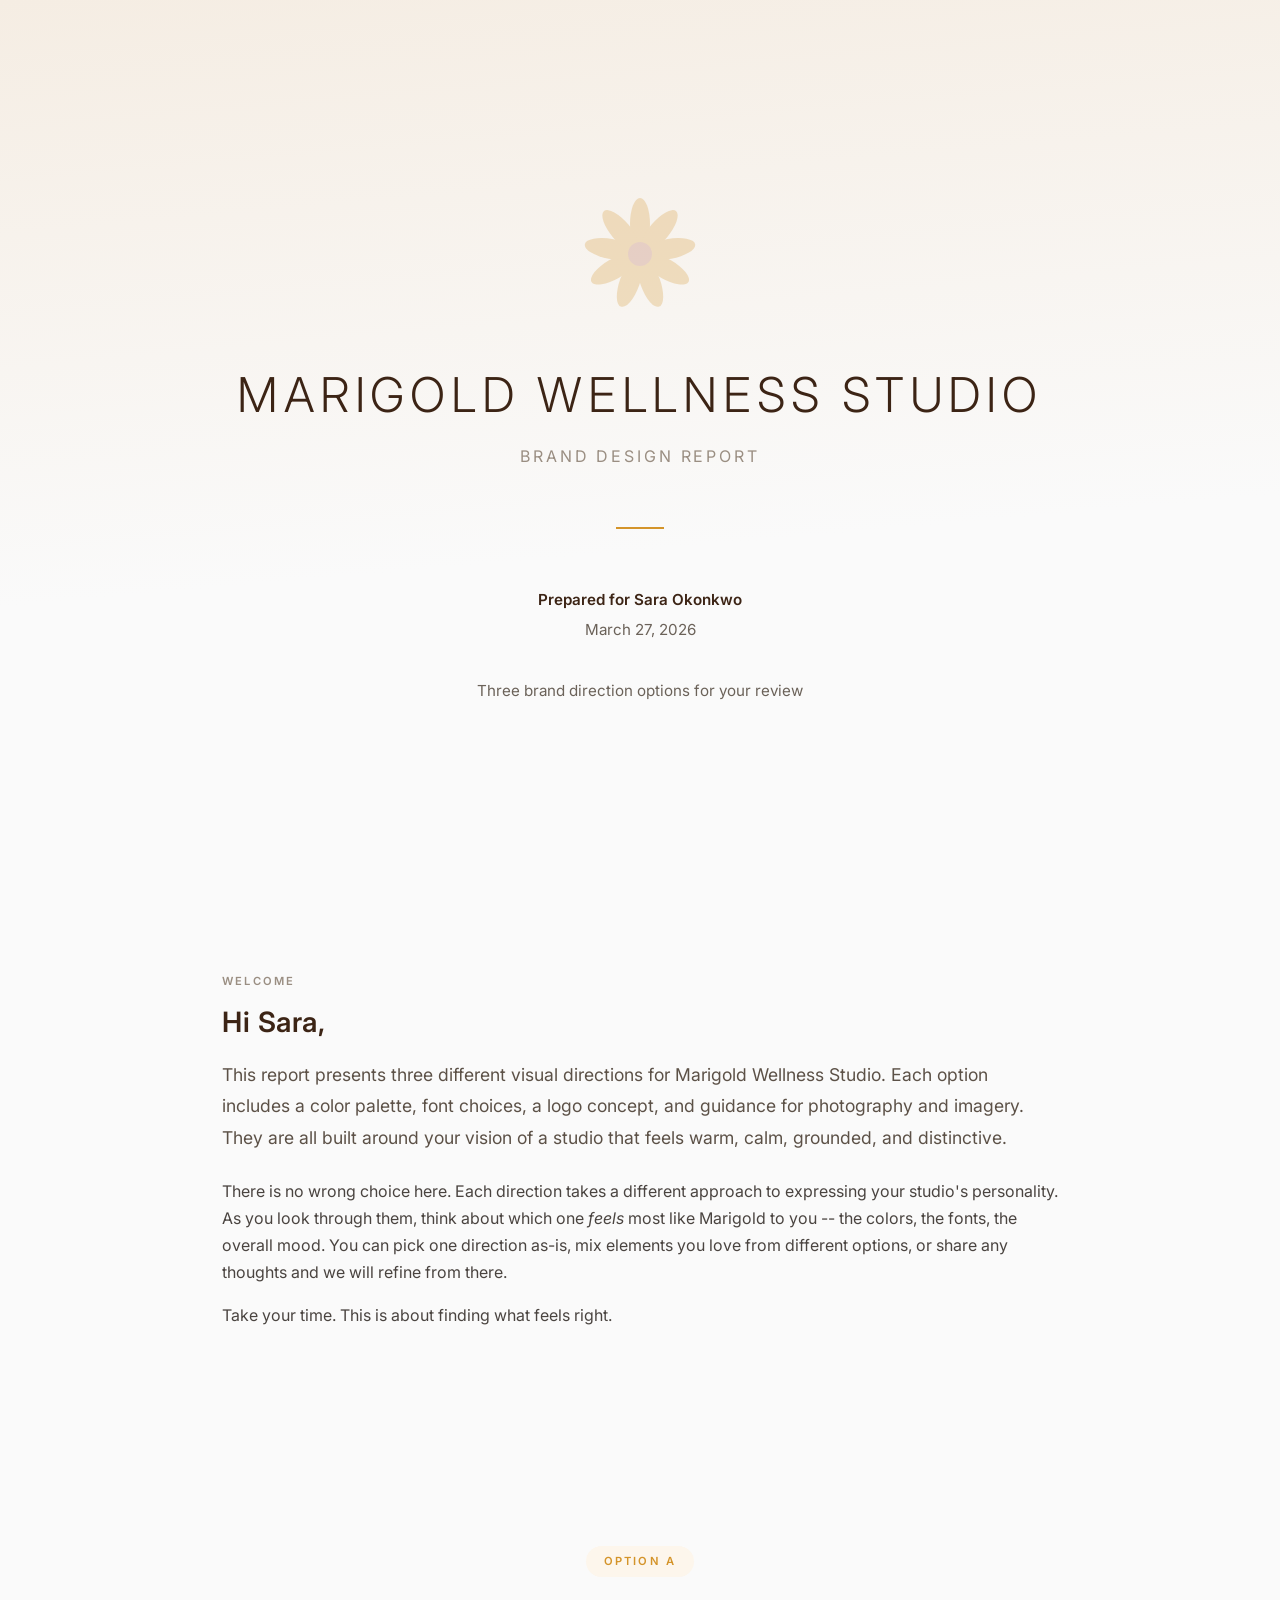
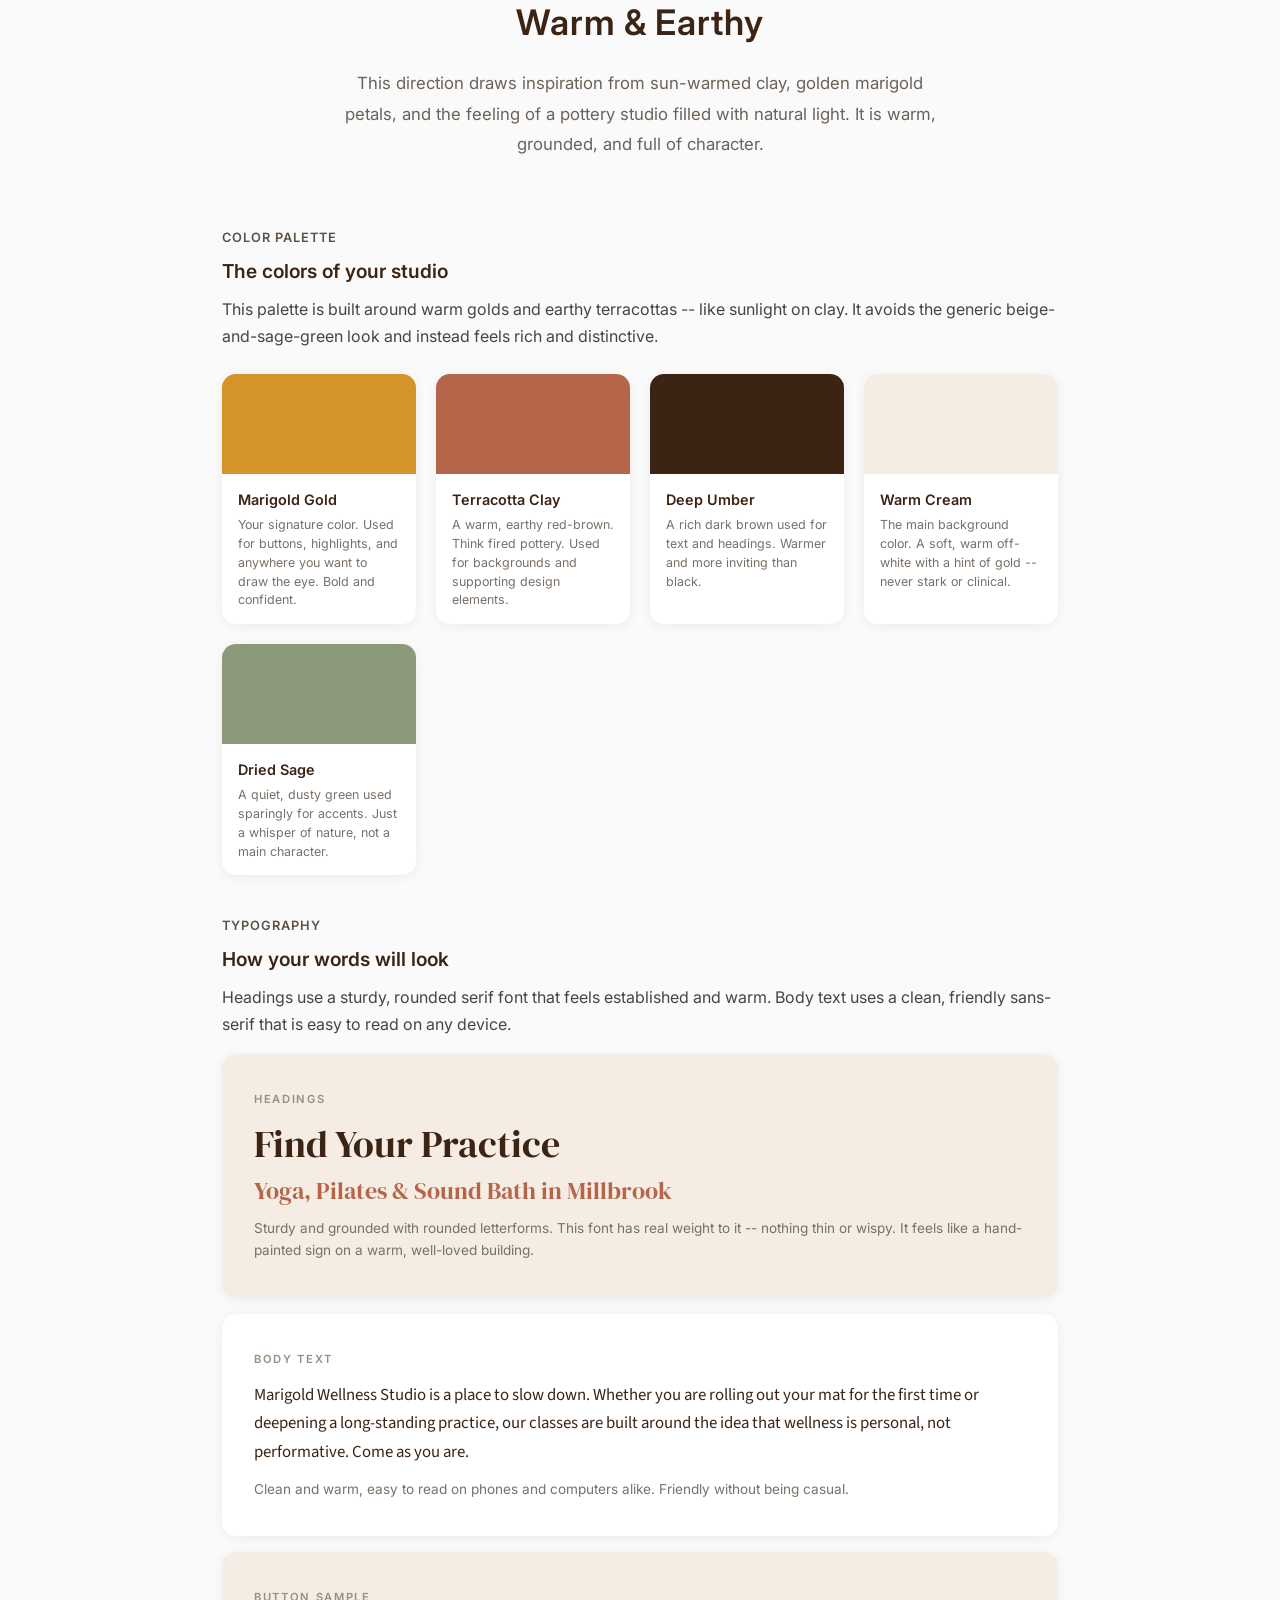
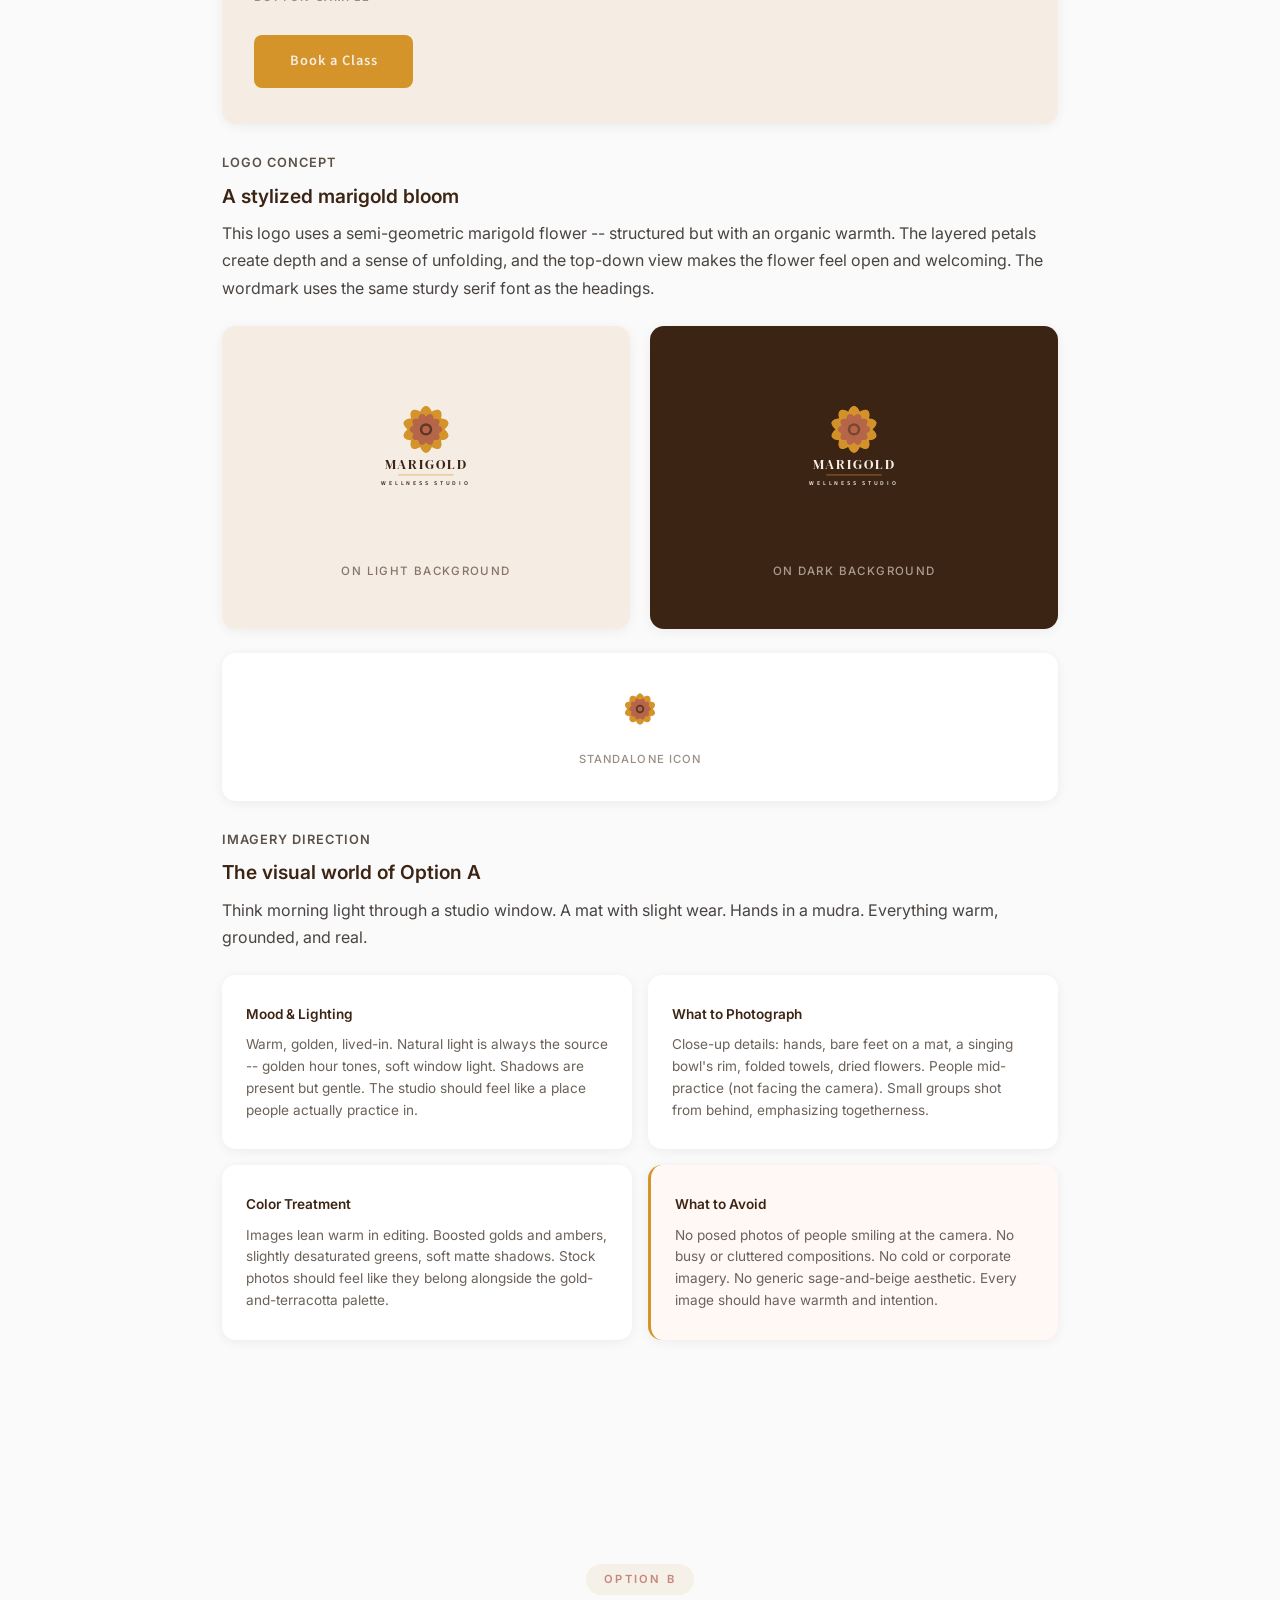
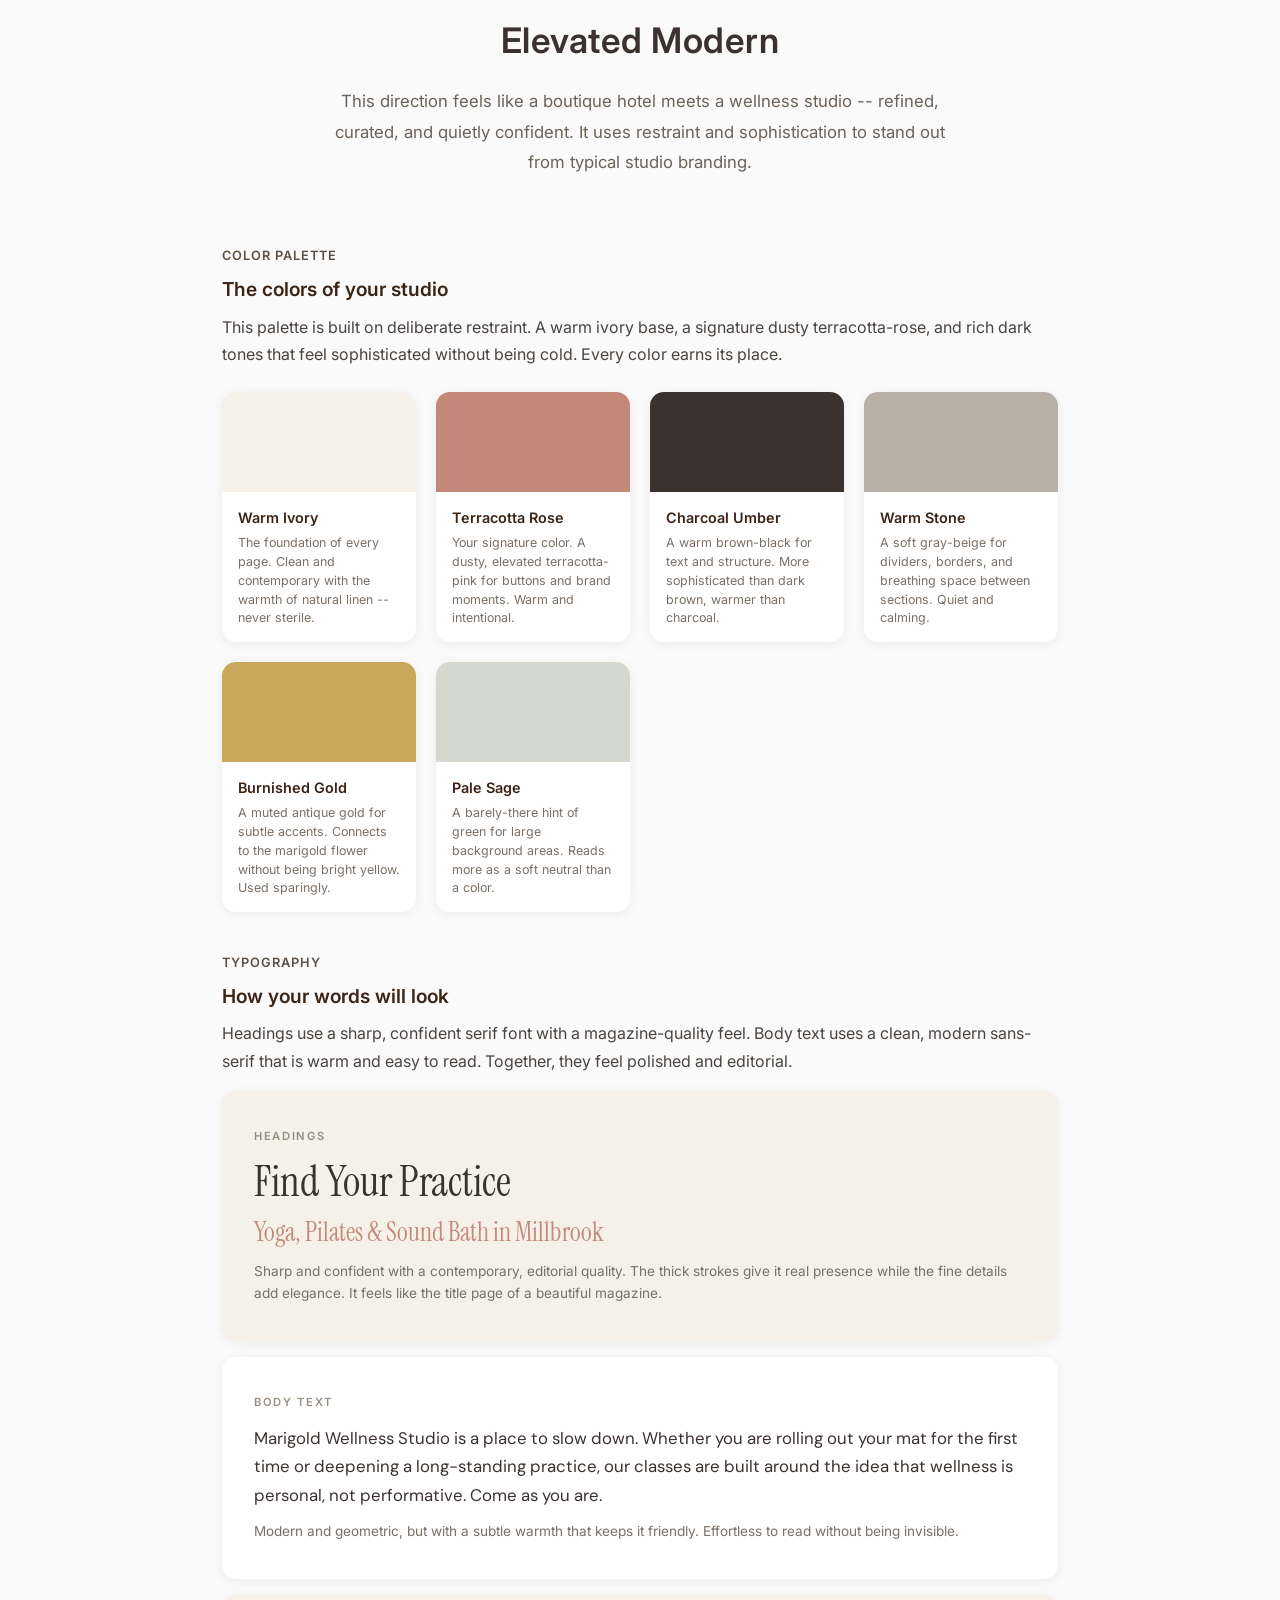
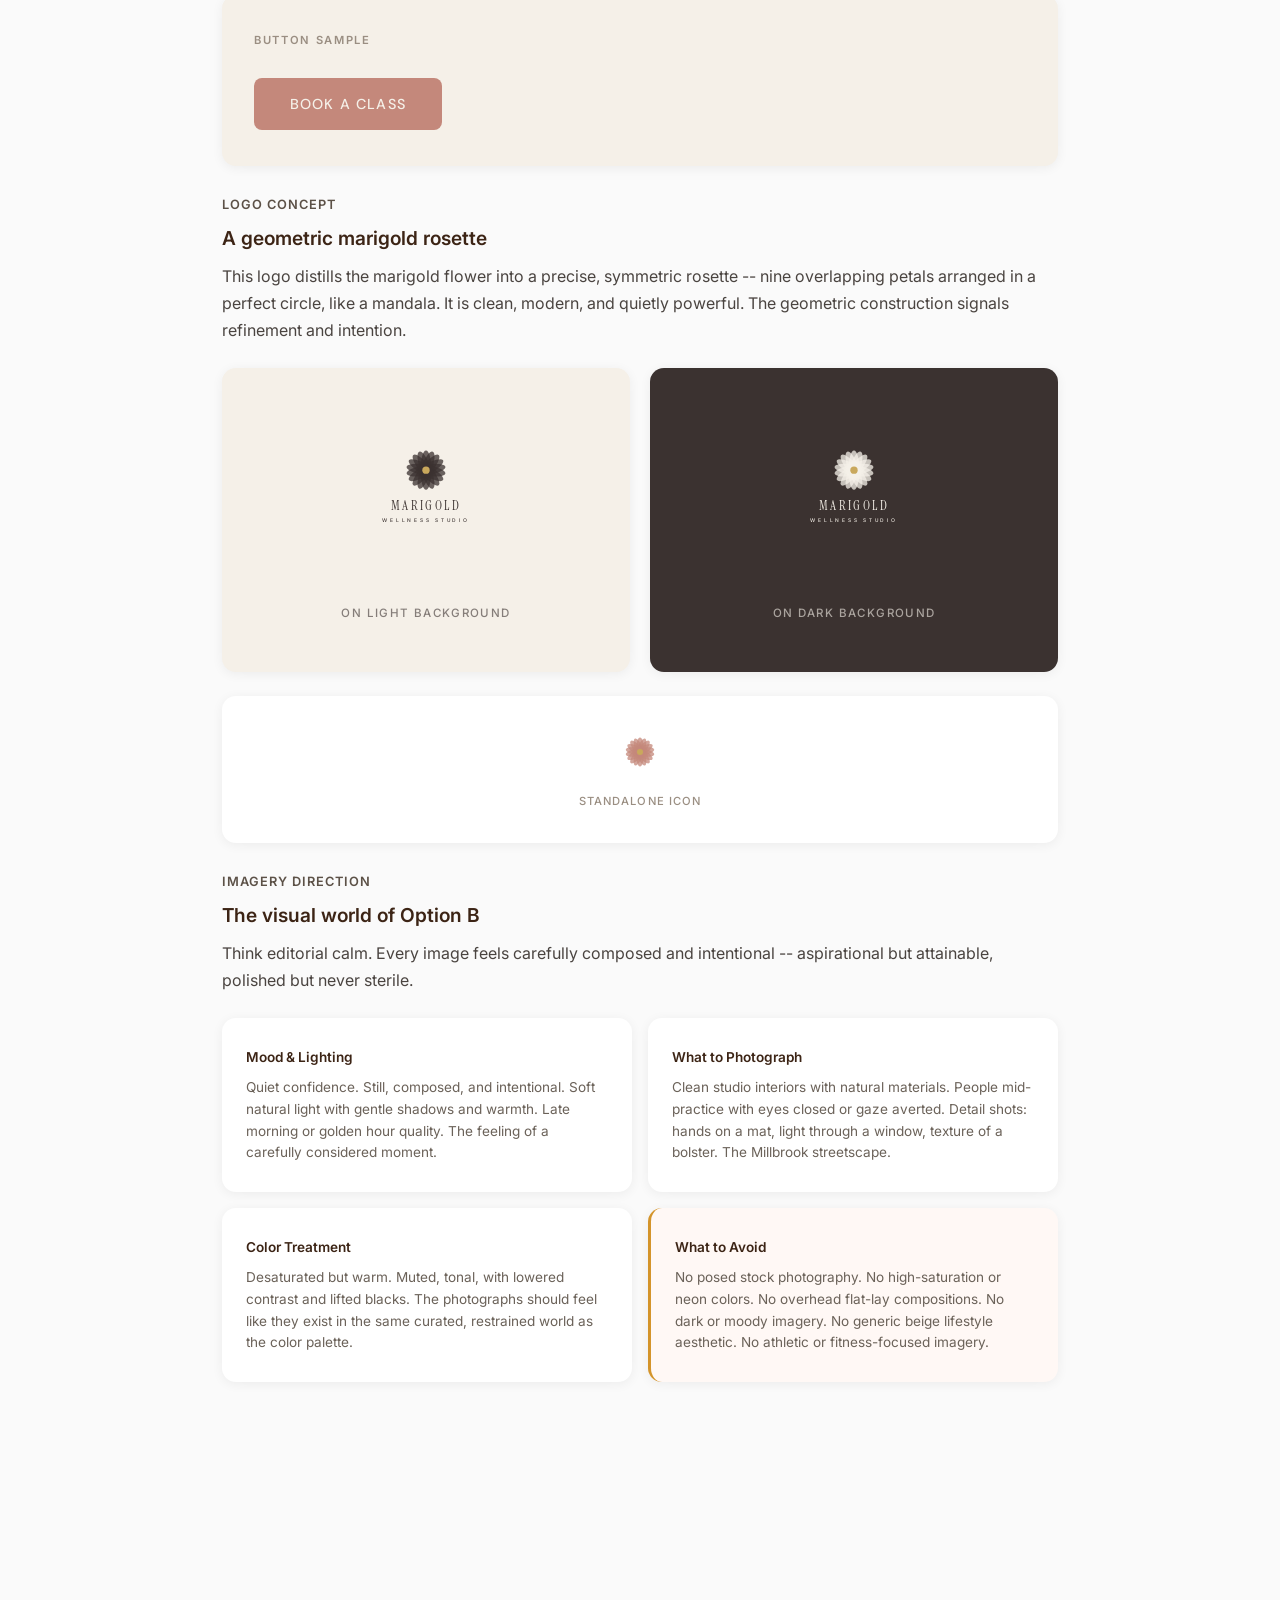
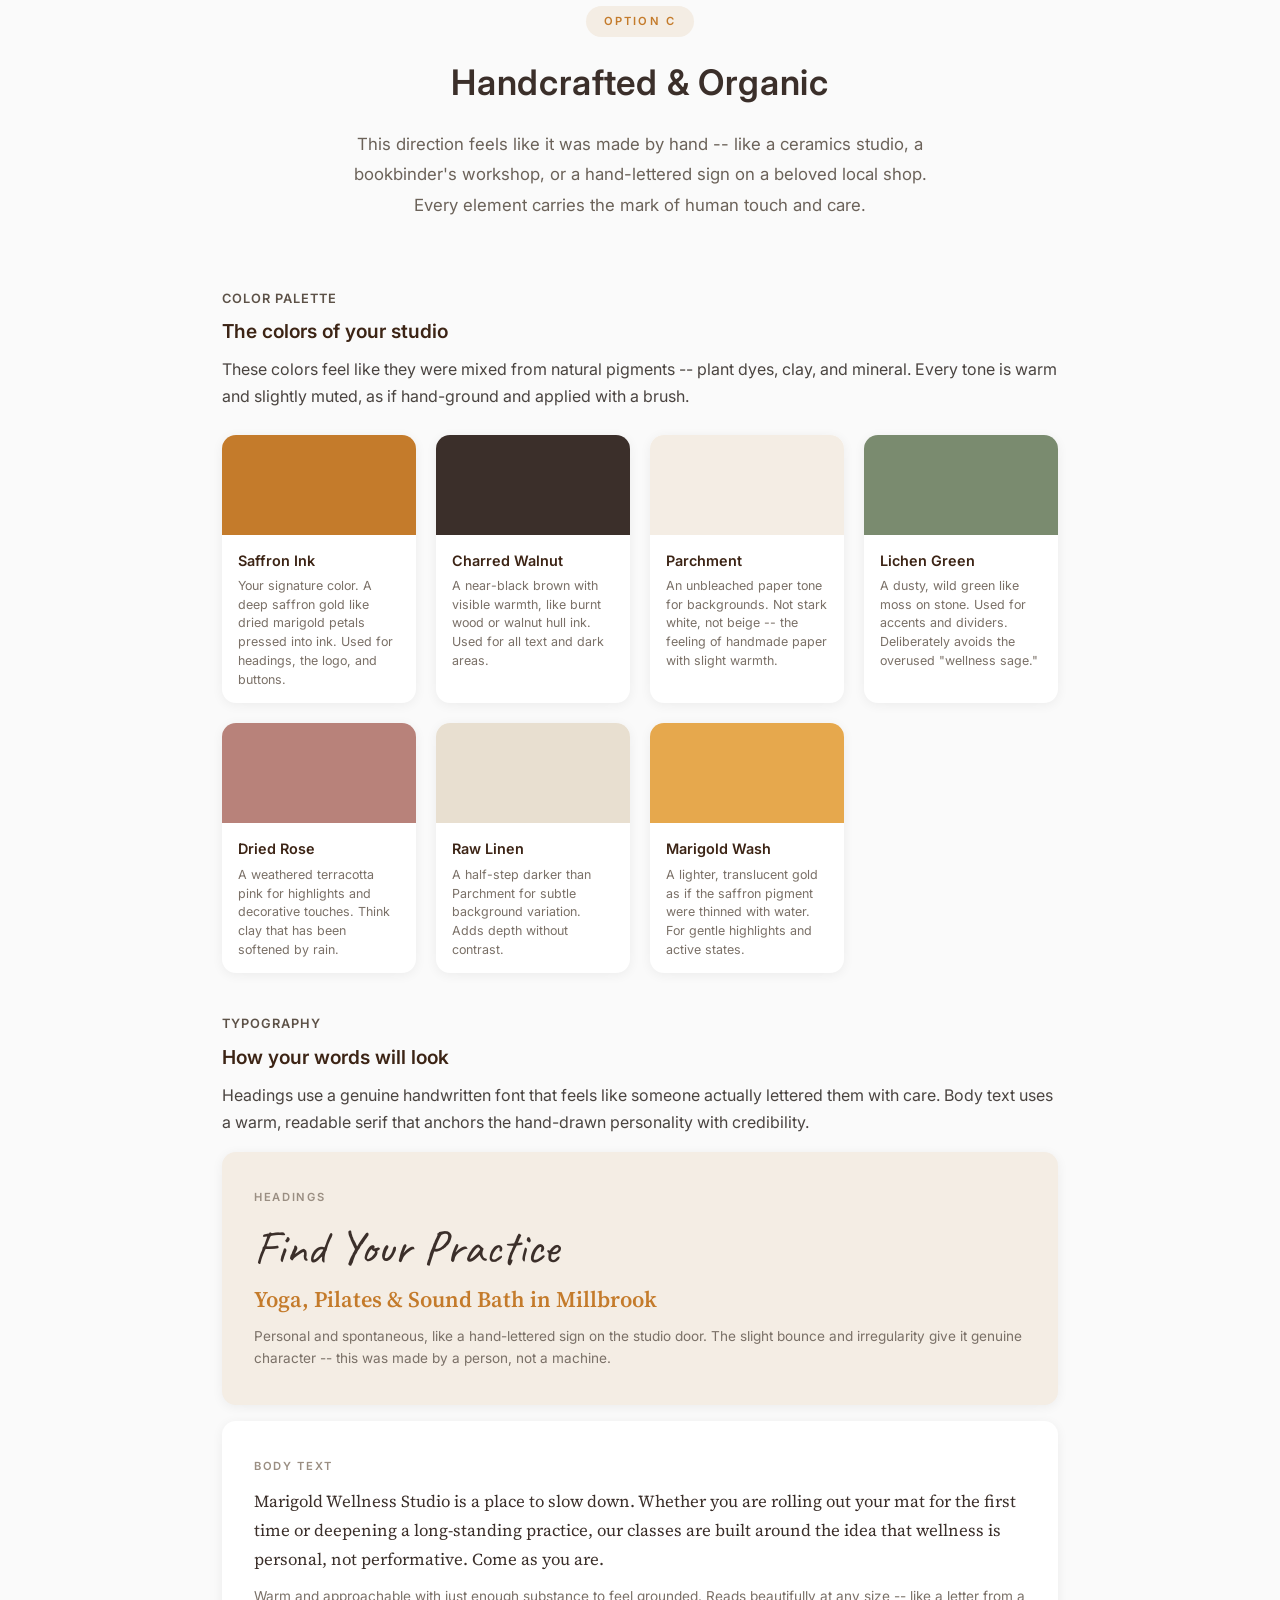
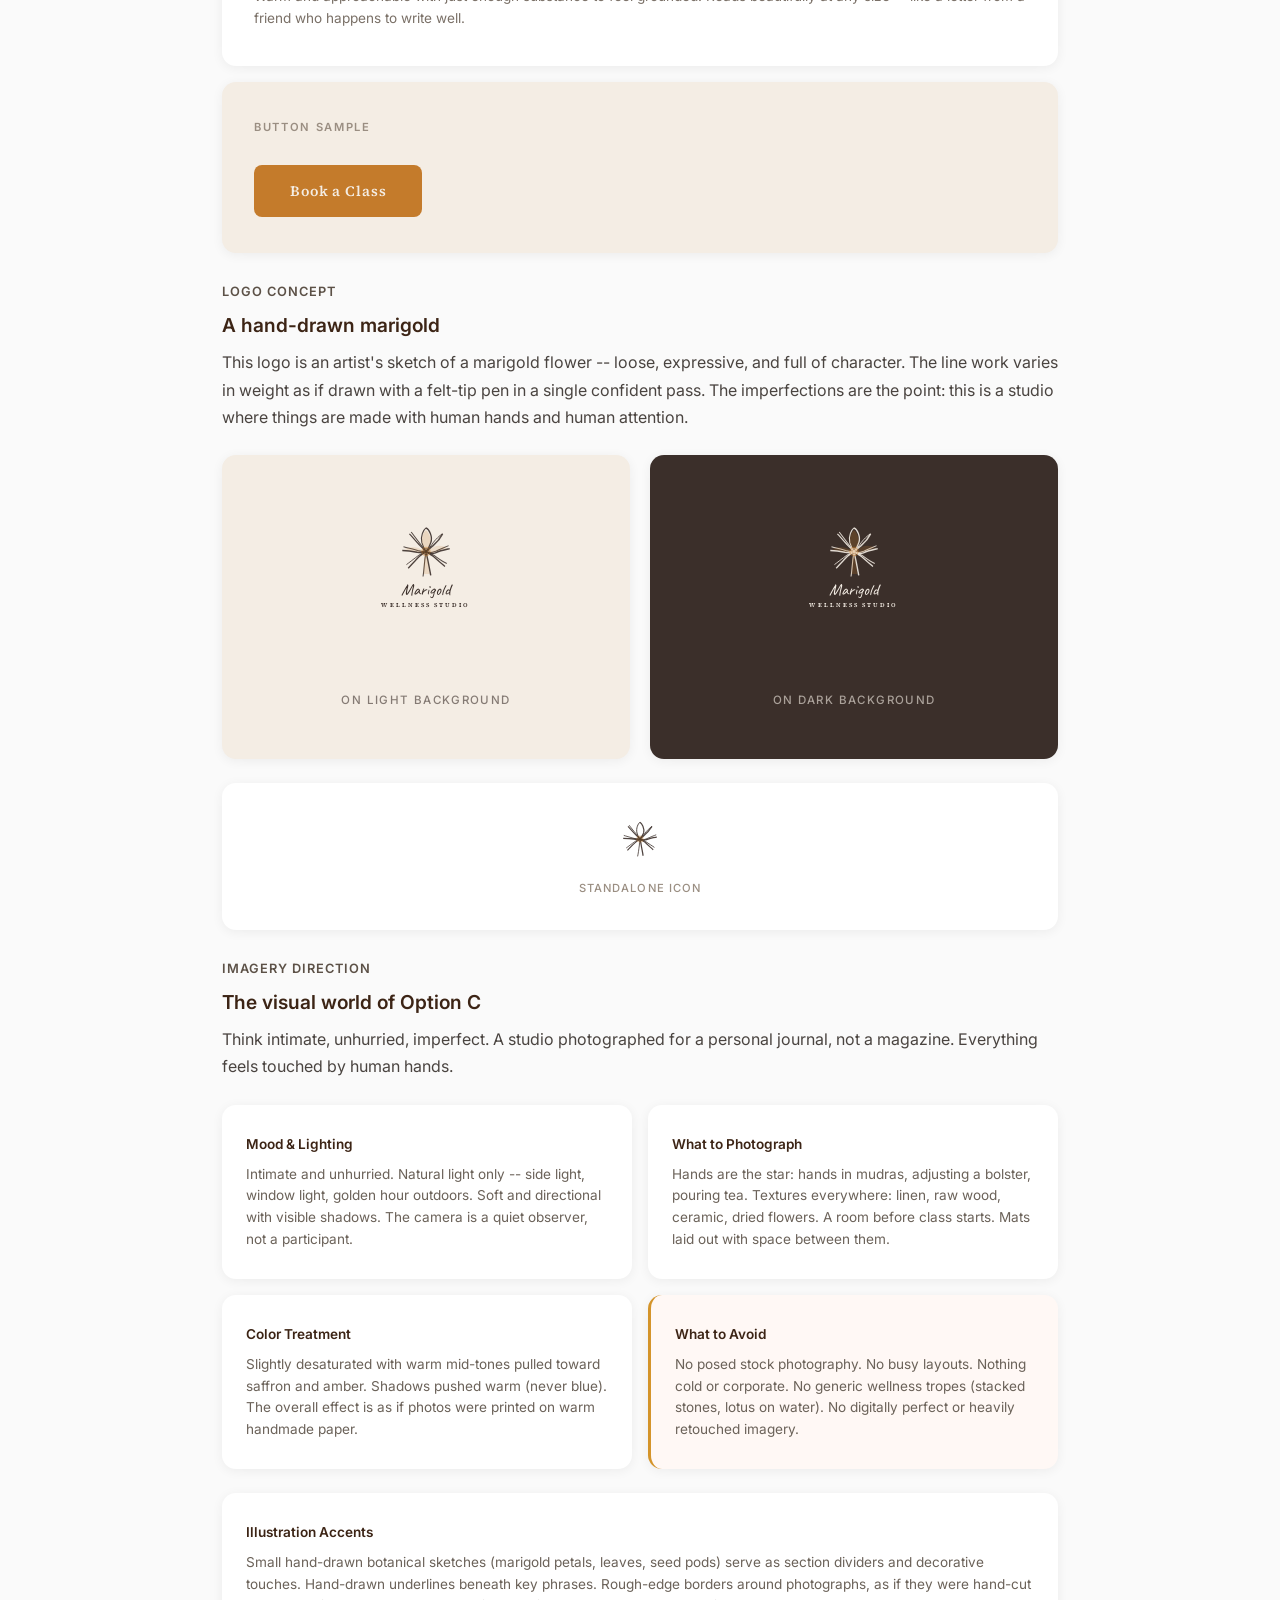
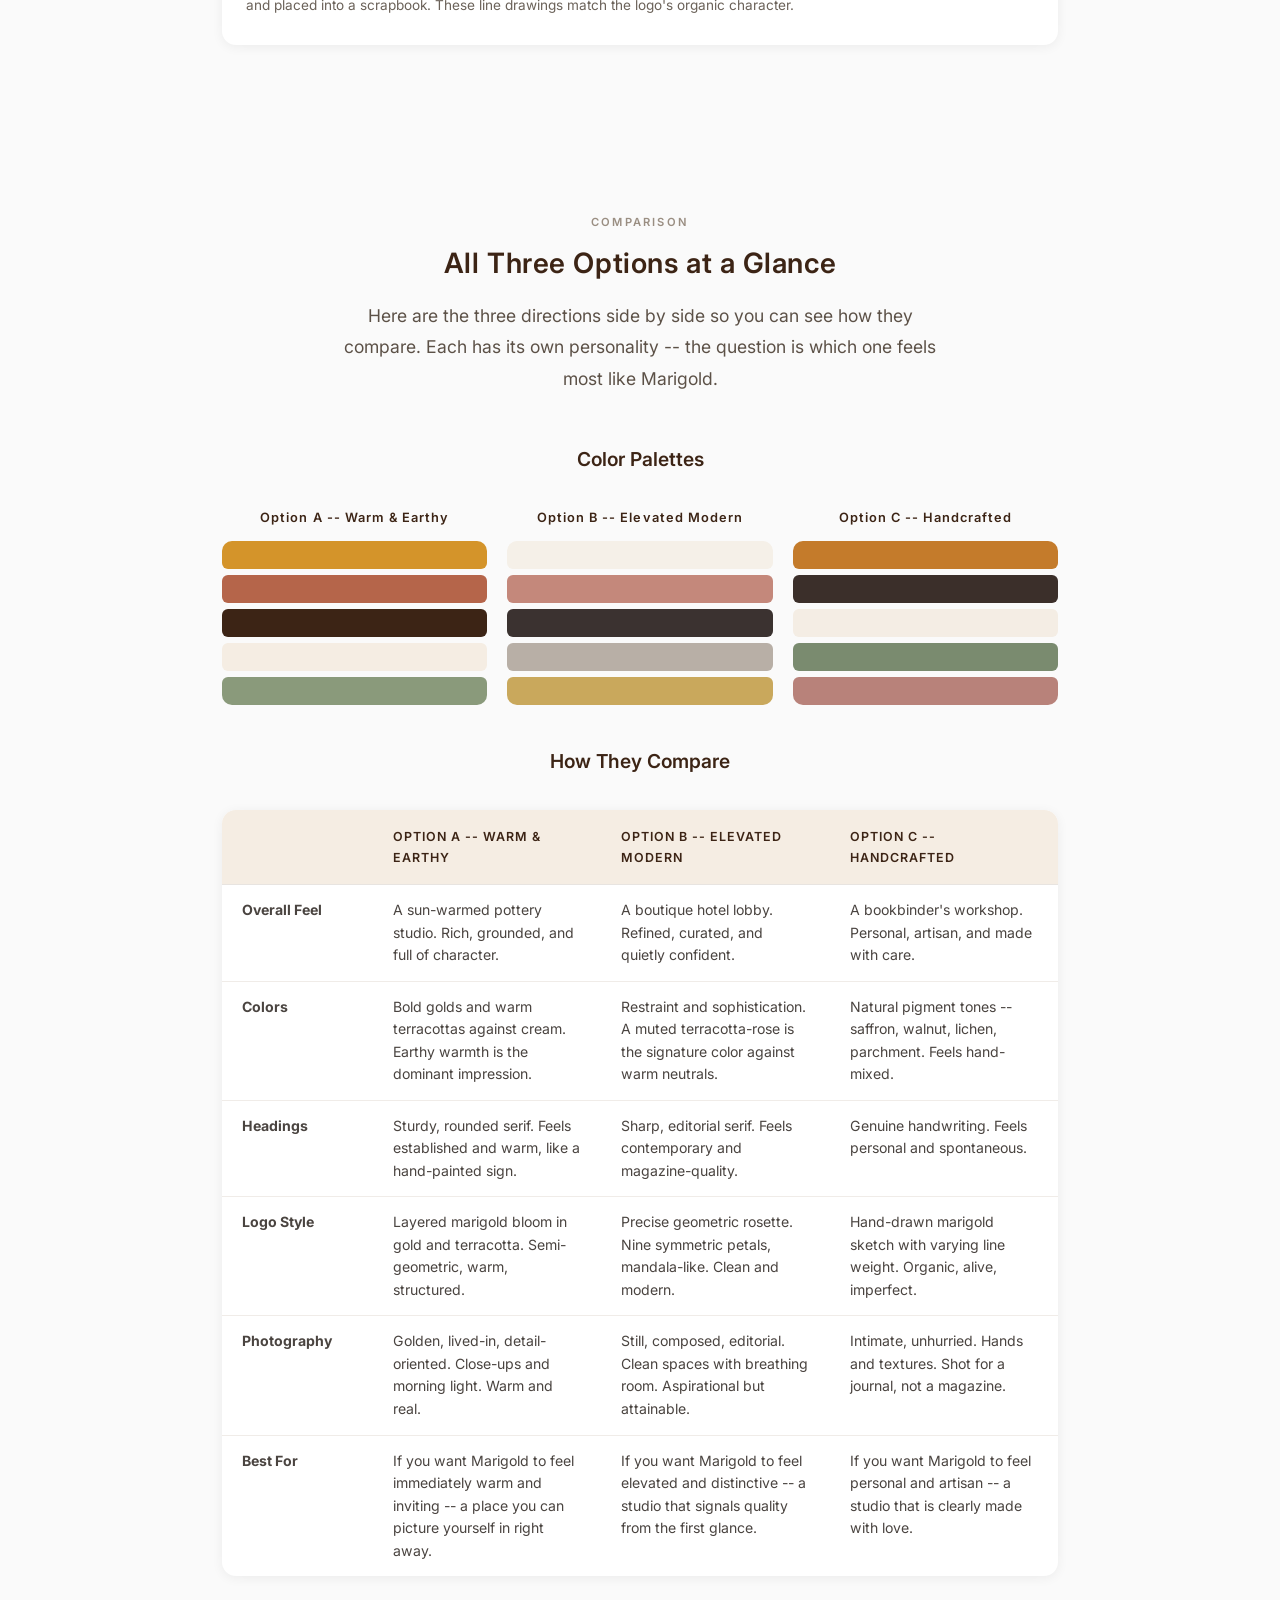
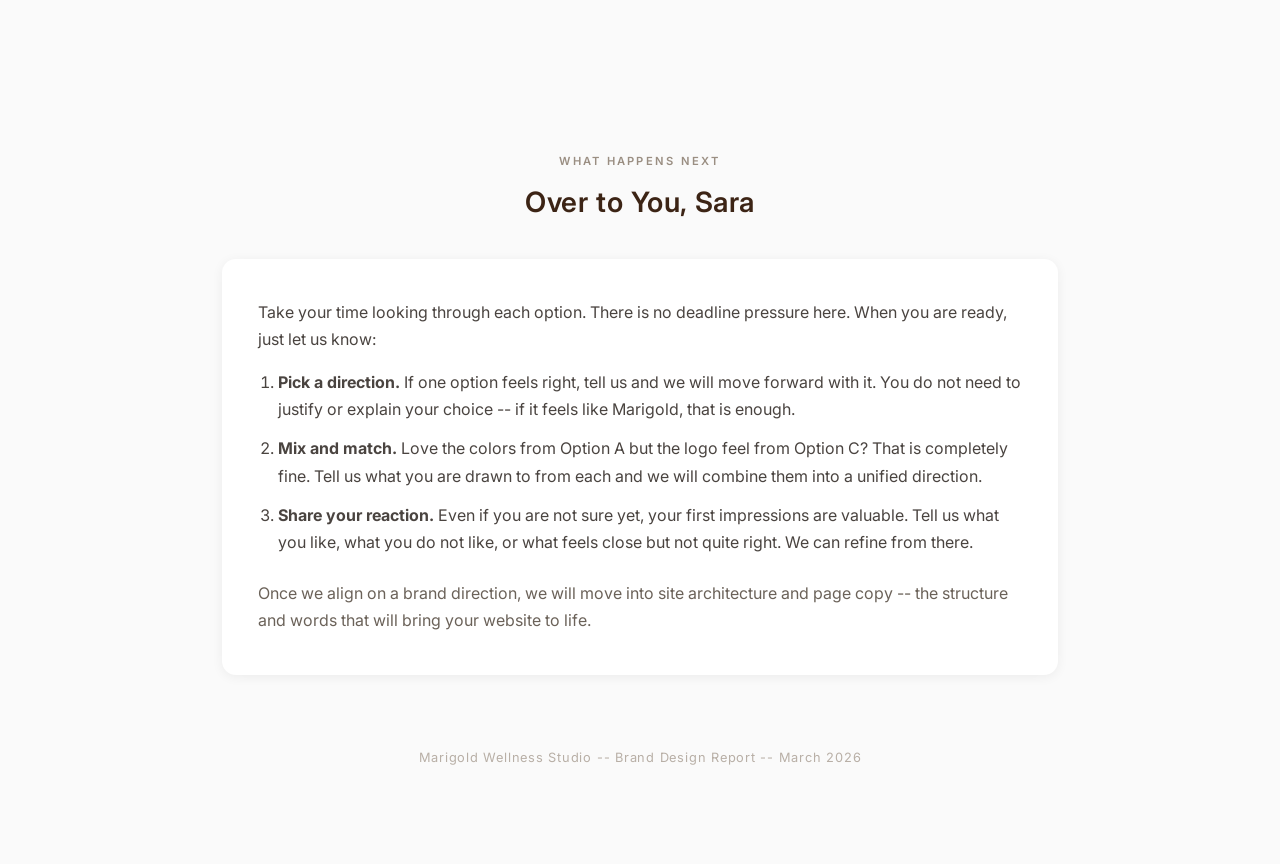
<file: projects/prior projects/marigold/output/deliverables/brand-design-report.html>
<!DOCTYPE html>
<html lang="en">
<head>
<meta charset="UTF-8">
<meta name="viewport" content="width=device-width, initial-scale=1.0">
<title>Marigold Wellness Studio — Brand Design Report</title>
<link rel="preconnect" href="https://fonts.googleapis.com">
<link rel="preconnect" href="https://fonts.gstatic.com" crossorigin>
<link href="https://fonts.googleapis.com/css2?family=Caveat:wght@400;700&family=DM+Sans:ital,opsz,wght@0,9..40,400;0,9..40,500;0,9..40,700;1,9..40,400&family=DM+Serif+Display&family=Instrument+Serif&family=Inter:wght@300;400;500;600;700&family=Source+Sans+3:wght@400;600;700&family=Source+Serif+4:ital,opsz,wght@0,8..60,400;0,8..60,600;0,8..60,700;1,8..60,400&display=swap" rel="stylesheet">
<style>
  /* ===== RESET & BASE ===== */
  *, *::before, *::after { box-sizing: border-box; margin: 0; padding: 0; }
  html { font-size: 16px; scroll-behavior: smooth; }
  body {
    font-family: 'Inter', sans-serif;
    font-weight: 400;
    line-height: 1.7;
    color: #2D2D2D;
    background: #FAFAFA;
    -webkit-font-smoothing: antialiased;
  }

  /* ===== LAYOUT ===== */
  .container { max-width: 900px; margin: 0 auto; padding: 0 32px; }
  .section { padding: 72px 0; }
  .section + .section { border-top: 1px solid #E8E4E0; }

  /* ===== COVER PAGE ===== */
  .cover {
    min-height: 100vh;
    display: flex;
    flex-direction: column;
    align-items: center;
    justify-content: center;
    text-align: center;
    background: linear-gradient(175deg, #F5EDE3 0%, #FAFAFA 60%);
    padding: 80px 32px;
    position: relative;
  }
  .cover-flower {
    width: 120px;
    height: 120px;
    margin-bottom: 40px;
    opacity: 0.25;
  }
  .cover h1 {
    font-family: 'Inter', sans-serif;
    font-weight: 300;
    font-size: 3rem;
    letter-spacing: 0.12em;
    text-transform: uppercase;
    color: #3C2415;
    margin-bottom: 8px;
  }
  .cover .cover-subtitle {
    font-family: 'Inter', sans-serif;
    font-weight: 400;
    font-size: 1rem;
    letter-spacing: 0.18em;
    text-transform: uppercase;
    color: #9A8E82;
    margin-bottom: 56px;
  }
  .cover .cover-divider {
    width: 48px;
    height: 2px;
    background: #D4942A;
    margin: 0 auto 56px;
  }
  .cover .cover-meta {
    font-size: 0.95rem;
    color: #6B6259;
    line-height: 2;
  }
  .cover .cover-meta strong { font-weight: 600; color: #3C2415; }

  /* ===== TYPOGRAPHY ===== */
  h2 {
    font-family: 'Inter', sans-serif;
    font-weight: 600;
    font-size: 1.75rem;
    color: #3C2415;
    margin-bottom: 12px;
    letter-spacing: 0.02em;
  }
  h3 {
    font-family: 'Inter', sans-serif;
    font-weight: 600;
    font-size: 1.2rem;
    color: #3C2415;
    margin-bottom: 8px;
    margin-top: 40px;
  }
  h4 {
    font-family: 'Inter', sans-serif;
    font-weight: 600;
    font-size: 1rem;
    color: #5C5147;
    margin-bottom: 6px;
    margin-top: 28px;
    text-transform: uppercase;
    letter-spacing: 0.08em;
    font-size: 0.8rem;
  }
  p { margin-bottom: 16px; color: #4A4440; }
  .lead {
    font-size: 1.1rem;
    line-height: 1.8;
    color: #5C5147;
    margin-bottom: 24px;
  }
  .section-label {
    font-family: 'Inter', sans-serif;
    font-weight: 600;
    font-size: 0.7rem;
    letter-spacing: 0.2em;
    text-transform: uppercase;
    color: #9A8E82;
    margin-bottom: 8px;
  }

  /* ===== OPTION HEADER ===== */
  .option-header {
    padding: 56px 0 40px;
    text-align: center;
  }
  .option-header .option-tag {
    display: inline-block;
    font-family: 'Inter', sans-serif;
    font-weight: 600;
    font-size: 0.7rem;
    letter-spacing: 0.2em;
    text-transform: uppercase;
    padding: 6px 18px;
    border-radius: 100px;
    margin-bottom: 16px;
  }
  .option-header h2 {
    font-size: 2.2rem;
    margin-bottom: 16px;
    text-align: center;
  }
  .option-header .option-desc {
    max-width: 620px;
    margin: 0 auto;
    font-size: 1.05rem;
    color: #6B6259;
    line-height: 1.8;
  }

  /* ===== COLOR SWATCHES ===== */
  .palette-grid {
    display: grid;
    grid-template-columns: repeat(auto-fill, minmax(160px, 1fr));
    gap: 20px;
    margin: 24px 0 40px;
  }
  .swatch-card {
    background: #fff;
    border-radius: 14px;
    overflow: hidden;
    box-shadow: 0 2px 12px rgba(0,0,0,0.06);
    transition: transform 0.2s;
  }
  .swatch-card:hover { transform: translateY(-2px); }
  .swatch-color {
    height: 100px;
    width: 100%;
  }
  .swatch-info {
    padding: 14px 16px;
  }
  .swatch-name {
    font-weight: 600;
    font-size: 0.9rem;
    color: #3C2415;
    margin-bottom: 4px;
  }
  .swatch-desc {
    font-size: 0.78rem;
    color: #7A7067;
    line-height: 1.5;
  }

  /* ===== TYPOGRAPHY SAMPLES ===== */
  .type-sample-card {
    background: #fff;
    border-radius: 14px;
    padding: 36px 32px;
    margin: 16px 0;
    box-shadow: 0 2px 12px rgba(0,0,0,0.06);
  }
  .type-label {
    font-family: 'Inter', sans-serif;
    font-weight: 600;
    font-size: 0.7rem;
    letter-spacing: 0.15em;
    text-transform: uppercase;
    color: #9A8E82;
    margin-bottom: 12px;
  }
  .type-desc {
    font-family: 'Inter', sans-serif;
    font-size: 0.85rem;
    color: #7A7067;
    line-height: 1.6;
    margin-top: 12px;
  }
  .sample-button {
    display: inline-block;
    padding: 14px 36px;
    border-radius: 8px;
    font-size: 0.9rem;
    font-weight: 600;
    letter-spacing: 0.06em;
    text-decoration: none;
    margin-top: 16px;
    border: none;
    cursor: pointer;
  }

  /* ===== LOGO SECTION ===== */
  .logo-grid {
    display: grid;
    grid-template-columns: 1fr 1fr;
    gap: 20px;
    margin: 24px 0;
  }
  .logo-card {
    border-radius: 14px;
    padding: 48px 32px;
    display: flex;
    flex-direction: column;
    align-items: center;
    justify-content: center;
    text-align: center;
    min-height: 280px;
    box-shadow: 0 2px 12px rgba(0,0,0,0.06);
  }
  .logo-card svg {
    max-width: 160px;
    max-height: 160px;
    margin-bottom: 20px;
  }
  .logo-card .logo-card-label {
    font-family: 'Inter', sans-serif;
    font-size: 0.72rem;
    font-weight: 500;
    letter-spacing: 0.12em;
    text-transform: uppercase;
    margin-top: 8px;
    opacity: 0.6;
  }
  .logo-icon-row {
    display: flex;
    gap: 28px;
    justify-content: center;
    align-items: center;
    margin: 24px 0;
    padding: 32px;
    background: #fff;
    border-radius: 14px;
    box-shadow: 0 2px 12px rgba(0,0,0,0.06);
  }
  .logo-icon-row svg { width: 48px; height: 48px; }

  /* ===== IMAGERY DIRECTION ===== */
  .imagery-grid {
    display: grid;
    grid-template-columns: 1fr 1fr;
    gap: 16px;
    margin: 24px 0;
  }
  .imagery-card {
    background: #fff;
    border-radius: 14px;
    padding: 28px 24px;
    box-shadow: 0 2px 12px rgba(0,0,0,0.06);
  }
  .imagery-card h5 {
    font-family: 'Inter', sans-serif;
    font-weight: 600;
    font-size: 0.85rem;
    color: #3C2415;
    margin-bottom: 8px;
  }
  .imagery-card p {
    font-size: 0.85rem;
    line-height: 1.6;
    color: #6B6259;
    margin-bottom: 0;
  }
  .avoid-card {
    background: #FFF8F5;
    border-left: 3px solid #D4942A;
  }

  /* ===== COMPARISON SECTION ===== */
  .comparison-bar-row {
    display: grid;
    grid-template-columns: 1fr 1fr 1fr;
    gap: 20px;
    margin: 32px 0;
  }
  .comparison-bar-col { text-align: center; }
  .comparison-bar-col .bar-label {
    font-family: 'Inter', sans-serif;
    font-weight: 600;
    font-size: 0.8rem;
    letter-spacing: 0.08em;
    color: #3C2415;
    margin-bottom: 12px;
  }
  .comparison-bars {
    display: flex;
    flex-direction: column;
    gap: 6px;
    border-radius: 10px;
    overflow: hidden;
  }
  .comparison-bars .cbar {
    height: 28px;
    width: 100%;
    border-radius: 6px;
  }
  .comparison-table {
    width: 100%;
    border-collapse: separate;
    border-spacing: 0;
    margin: 32px 0;
    background: #fff;
    border-radius: 14px;
    overflow: hidden;
    box-shadow: 0 2px 12px rgba(0,0,0,0.06);
  }
  .comparison-table th {
    font-family: 'Inter', sans-serif;
    font-weight: 600;
    font-size: 0.78rem;
    letter-spacing: 0.08em;
    text-transform: uppercase;
    text-align: left;
    padding: 16px 20px;
    background: #F5EDE3;
    color: #3C2415;
    border-bottom: 1px solid #E8E4E0;
  }
  .comparison-table td {
    padding: 14px 20px;
    font-size: 0.88rem;
    color: #4A4440;
    border-bottom: 1px solid #F0ECE8;
    vertical-align: top;
    line-height: 1.6;
  }
  .comparison-table tr:last-child td { border-bottom: none; }

  /* ===== NEXT STEPS ===== */
  .next-steps-box {
    background: #fff;
    border-radius: 14px;
    padding: 40px 36px;
    box-shadow: 0 2px 12px rgba(0,0,0,0.06);
    margin: 24px 0;
  }
  .next-steps-box ol {
    padding-left: 20px;
    margin-top: 12px;
  }
  .next-steps-box li {
    margin-bottom: 12px;
    color: #4A4440;
    line-height: 1.7;
  }

  /* ===== UTILITIES ===== */
  .divider {
    width: 48px;
    height: 2px;
    background: #D4942A;
    margin: 0 auto 40px;
  }
  .text-center { text-align: center; }
  .mt-0 { margin-top: 0; }
  .mt-24 { margin-top: 24px; }
  .mb-0 { margin-bottom: 0; }
  .mb-8 { margin-bottom: 8px; }
  .mb-40 { margin-bottom: 40px; }

  /* ===== PRINT ===== */
  @media print {
    .cover { page-break-after: always; }
    .section { page-break-inside: avoid; }
    .option-section { page-break-before: always; }
    body { background: #fff; }
    .swatch-card, .type-sample-card, .logo-card, .imagery-card, .next-steps-box, .comparison-table {
      box-shadow: none;
      border: 1px solid #E8E4E0;
    }
  }

  /* ===== RESPONSIVE ===== */
  @media (max-width: 640px) {
    .cover h1 { font-size: 2rem; }
    .option-header h2 { font-size: 1.6rem; }
    .palette-grid { grid-template-columns: repeat(2, 1fr); }
    .logo-grid { grid-template-columns: 1fr; }
    .imagery-grid { grid-template-columns: 1fr; }
    .comparison-bar-row { grid-template-columns: 1fr; }
    .container { padding: 0 20px; }
  }
</style>
</head>
<body>

<!-- ========================================== -->
<!-- COVER PAGE                                 -->
<!-- ========================================== -->
<div class="cover">
  <!-- Decorative marigold silhouette -->
  <svg class="cover-flower" viewBox="0 0 120 120" fill="none" xmlns="http://www.w3.org/2000/svg">
    <g opacity="1" fill="#D4942A">
      <ellipse cx="60" cy="30" rx="10" ry="26" transform="rotate(0 60 60)" />
      <ellipse cx="60" cy="30" rx="10" ry="26" transform="rotate(40 60 60)" />
      <ellipse cx="60" cy="30" rx="10" ry="26" transform="rotate(80 60 60)" />
      <ellipse cx="60" cy="30" rx="10" ry="26" transform="rotate(120 60 60)" />
      <ellipse cx="60" cy="30" rx="10" ry="26" transform="rotate(160 60 60)" />
      <ellipse cx="60" cy="30" rx="10" ry="26" transform="rotate(200 60 60)" />
      <ellipse cx="60" cy="30" rx="10" ry="26" transform="rotate(240 60 60)" />
      <ellipse cx="60" cy="30" rx="10" ry="26" transform="rotate(280 60 60)" />
      <ellipse cx="60" cy="30" rx="10" ry="26" transform="rotate(320 60 60)" />
      <circle cx="60" cy="60" r="12" fill="#B5654A" />
    </g>
  </svg>
  <h1>Marigold Wellness Studio</h1>
  <div class="cover-subtitle">Brand Design Report</div>
  <div class="cover-divider"></div>
  <div class="cover-meta">
    <strong>Prepared for Sara Okonkwo</strong><br>
    March 27, 2026<br><br>
    Three brand direction options for your review
  </div>
</div>

<!-- ========================================== -->
<!-- INTRODUCTION                               -->
<!-- ========================================== -->
<div class="section">
  <div class="container">
    <div class="section-label">Welcome</div>
    <h2>Hi Sara,</h2>
    <p class="lead">This report presents three different visual directions for Marigold Wellness Studio. Each option includes a color palette, font choices, a logo concept, and guidance for photography and imagery. They are all built around your vision of a studio that feels warm, calm, grounded, and distinctive.</p>
    <p>There is no wrong choice here. Each direction takes a different approach to expressing your studio's personality. As you look through them, think about which one <em>feels</em> most like Marigold to you -- the colors, the fonts, the overall mood. You can pick one direction as-is, mix elements you love from different options, or share any thoughts and we will refine from there.</p>
    <p>Take your time. This is about finding what feels right.</p>
  </div>
</div>

<!-- ========================================== -->
<!-- OPTION A — WARM / EARTHY                   -->
<!-- ========================================== -->
<div class="option-section">
  <div class="section">
    <div class="container">
      <div class="option-header">
        <span class="option-tag" style="background: #FDF6EC; color: #D4942A;">Option A</span>
        <h2 style="color: #3C2415;">Warm &amp; Earthy</h2>
        <p class="option-desc">This direction draws inspiration from sun-warmed clay, golden marigold petals, and the feeling of a pottery studio filled with natural light. It is warm, grounded, and full of character.</p>
      </div>

      <!-- COLORS -->
      <h4>Color Palette</h4>
      <h3 class="mt-0">The colors of your studio</h3>
      <p>This palette is built around warm golds and earthy terracottas -- like sunlight on clay. It avoids the generic beige-and-sage-green look and instead feels rich and distinctive.</p>

      <div class="palette-grid">
        <div class="swatch-card">
          <div class="swatch-color" style="background: #D4942A;"></div>
          <div class="swatch-info">
            <div class="swatch-name">Marigold Gold</div>
            <div class="swatch-desc">Your signature color. Used for buttons, highlights, and anywhere you want to draw the eye. Bold and confident.</div>
          </div>
        </div>
        <div class="swatch-card">
          <div class="swatch-color" style="background: #B5654A;"></div>
          <div class="swatch-info">
            <div class="swatch-name">Terracotta Clay</div>
            <div class="swatch-desc">A warm, earthy red-brown. Think fired pottery. Used for backgrounds and supporting design elements.</div>
          </div>
        </div>
        <div class="swatch-card">
          <div class="swatch-color" style="background: #3C2415;"></div>
          <div class="swatch-info">
            <div class="swatch-name">Deep Umber</div>
            <div class="swatch-desc">A rich dark brown used for text and headings. Warmer and more inviting than black.</div>
          </div>
        </div>
        <div class="swatch-card">
          <div class="swatch-color" style="background: #F5EDE3;"></div>
          <div class="swatch-info">
            <div class="swatch-name">Warm Cream</div>
            <div class="swatch-desc">The main background color. A soft, warm off-white with a hint of gold -- never stark or clinical.</div>
          </div>
        </div>
        <div class="swatch-card">
          <div class="swatch-color" style="background: #8A9A7B;"></div>
          <div class="swatch-info">
            <div class="swatch-name">Dried Sage</div>
            <div class="swatch-desc">A quiet, dusty green used sparingly for accents. Just a whisper of nature, not a main character.</div>
          </div>
        </div>
      </div>

      <!-- TYPOGRAPHY -->
      <h4>Typography</h4>
      <h3 class="mt-0">How your words will look</h3>
      <p>Headings use a sturdy, rounded serif font that feels established and warm. Body text uses a clean, friendly sans-serif that is easy to read on any device.</p>

      <div class="type-sample-card" style="background: #F5EDE3;">
        <div class="type-label">Headings</div>
        <div style="font-family: 'DM Serif Display', serif; font-size: 2.4rem; color: #3C2415; line-height: 1.2; margin-bottom: 8px;">
          Find Your Practice
        </div>
        <div style="font-family: 'DM Serif Display', serif; font-size: 1.5rem; color: #B5654A; line-height: 1.3;">
          Yoga, Pilates &amp; Sound Bath in Millbrook
        </div>
        <div class="type-desc">Sturdy and grounded with rounded letterforms. This font has real weight to it -- nothing thin or wispy. It feels like a hand-painted sign on a warm, well-loved building.</div>
      </div>

      <div class="type-sample-card">
        <div class="type-label">Body Text</div>
        <div style="font-family: 'Source Sans 3', sans-serif; font-size: 1.05rem; color: #3C2415; line-height: 1.7;">
          Marigold Wellness Studio is a place to slow down. Whether you are rolling out your mat for the first time or deepening a long-standing practice, our classes are built around the idea that wellness is personal, not performative. Come as you are.
        </div>
        <div class="type-desc">Clean and warm, easy to read on phones and computers alike. Friendly without being casual.</div>
      </div>

      <div class="type-sample-card" style="background: #F5EDE3;">
        <div class="type-label">Button Sample</div>
        <div style="margin-top: 8px;">
          <span class="sample-button" style="background: #D4942A; color: #F5EDE3; font-family: 'Source Sans 3', sans-serif;">Book a Class</span>
        </div>
      </div>

      <!-- LOGO -->
      <h4>Logo Concept</h4>
      <h3 class="mt-0">A stylized marigold bloom</h3>
      <p>This logo uses a semi-geometric marigold flower -- structured but with an organic warmth. The layered petals create depth and a sense of unfolding, and the top-down view makes the flower feel open and welcoming. The wordmark uses the same sturdy serif font as the headings.</p>

      <div class="logo-grid">
        <!-- Light background -->
        <div class="logo-card" style="background: #F5EDE3;">
          <svg viewBox="0 0 200 260" xmlns="http://www.w3.org/2000/svg" width="200" height="260">
            <!-- Outer petals -->
            <g transform="translate(100,90)">
              <ellipse rx="14" ry="38" fill="#D4942A" transform="rotate(0)" opacity="0.9"/>
              <ellipse rx="14" ry="38" fill="#D4942A" transform="rotate(36)" opacity="0.9"/>
              <ellipse rx="14" ry="38" fill="#D4942A" transform="rotate(72)" opacity="0.9"/>
              <ellipse rx="14" ry="38" fill="#D4942A" transform="rotate(108)" opacity="0.9"/>
              <ellipse rx="14" ry="38" fill="#D4942A" transform="rotate(144)" opacity="0.9"/>
              <ellipse rx="14" ry="38" fill="#D4942A" transform="rotate(180)" opacity="0.9"/>
              <ellipse rx="14" ry="38" fill="#D4942A" transform="rotate(216)" opacity="0.9"/>
              <ellipse rx="14" ry="38" fill="#D4942A" transform="rotate(252)" opacity="0.9"/>
              <ellipse rx="14" ry="38" fill="#D4942A" transform="rotate(288)" opacity="0.9"/>
              <ellipse rx="14" ry="38" fill="#D4942A" transform="rotate(324)" opacity="0.9"/>
              <!-- Inner petals -->
              <ellipse rx="10" ry="26" fill="#B5654A" transform="rotate(18)" opacity="0.85"/>
              <ellipse rx="10" ry="26" fill="#B5654A" transform="rotate(54)" opacity="0.85"/>
              <ellipse rx="10" ry="26" fill="#B5654A" transform="rotate(90)" opacity="0.85"/>
              <ellipse rx="10" ry="26" fill="#B5654A" transform="rotate(126)" opacity="0.85"/>
              <ellipse rx="10" ry="26" fill="#B5654A" transform="rotate(162)" opacity="0.85"/>
              <ellipse rx="10" ry="26" fill="#B5654A" transform="rotate(198)" opacity="0.85"/>
              <ellipse rx="10" ry="26" fill="#B5654A" transform="rotate(234)" opacity="0.85"/>
              <ellipse rx="10" ry="26" fill="#B5654A" transform="rotate(270)" opacity="0.85"/>
              <ellipse rx="10" ry="26" fill="#B5654A" transform="rotate(306)" opacity="0.85"/>
              <ellipse rx="10" ry="26" fill="#B5654A" transform="rotate(342)" opacity="0.85"/>
              <!-- Center -->
              <circle r="10" fill="#3C2415" opacity="0.7"/>
              <circle r="6" fill="#B5654A"/>
            </g>
            <!-- Wordmark -->
            <text x="100" y="155" text-anchor="middle" font-family="'DM Serif Display', serif" font-size="22" fill="#3C2415" letter-spacing="3">MARIGOLD</text>
            <line x1="55" y1="164" x2="145" y2="164" stroke="#D4942A" stroke-width="1"/>
            <text x="100" y="180" text-anchor="middle" font-family="'Source Sans 3', sans-serif" font-size="9.5" fill="#3C2415" letter-spacing="4.5" font-weight="600">WELLNESS STUDIO</text>
          </svg>
          <div class="logo-card-label" style="color: #3C2415;">On light background</div>
        </div>

        <!-- Dark background -->
        <div class="logo-card" style="background: #3C2415;">
          <svg viewBox="0 0 200 260" xmlns="http://www.w3.org/2000/svg" width="200" height="260">
            <g transform="translate(100,90)">
              <ellipse rx="14" ry="38" fill="#D4942A" transform="rotate(0)" opacity="0.9"/>
              <ellipse rx="14" ry="38" fill="#D4942A" transform="rotate(36)" opacity="0.9"/>
              <ellipse rx="14" ry="38" fill="#D4942A" transform="rotate(72)" opacity="0.9"/>
              <ellipse rx="14" ry="38" fill="#D4942A" transform="rotate(108)" opacity="0.9"/>
              <ellipse rx="14" ry="38" fill="#D4942A" transform="rotate(144)" opacity="0.9"/>
              <ellipse rx="14" ry="38" fill="#D4942A" transform="rotate(180)" opacity="0.9"/>
              <ellipse rx="14" ry="38" fill="#D4942A" transform="rotate(216)" opacity="0.9"/>
              <ellipse rx="14" ry="38" fill="#D4942A" transform="rotate(252)" opacity="0.9"/>
              <ellipse rx="14" ry="38" fill="#D4942A" transform="rotate(288)" opacity="0.9"/>
              <ellipse rx="14" ry="38" fill="#D4942A" transform="rotate(324)" opacity="0.9"/>
              <ellipse rx="10" ry="26" fill="#B5654A" transform="rotate(18)" opacity="0.85"/>
              <ellipse rx="10" ry="26" fill="#B5654A" transform="rotate(54)" opacity="0.85"/>
              <ellipse rx="10" ry="26" fill="#B5654A" transform="rotate(90)" opacity="0.85"/>
              <ellipse rx="10" ry="26" fill="#B5654A" transform="rotate(126)" opacity="0.85"/>
              <ellipse rx="10" ry="26" fill="#B5654A" transform="rotate(162)" opacity="0.85"/>
              <ellipse rx="10" ry="26" fill="#B5654A" transform="rotate(198)" opacity="0.85"/>
              <ellipse rx="10" ry="26" fill="#B5654A" transform="rotate(234)" opacity="0.85"/>
              <ellipse rx="10" ry="26" fill="#B5654A" transform="rotate(270)" opacity="0.85"/>
              <ellipse rx="10" ry="26" fill="#B5654A" transform="rotate(306)" opacity="0.85"/>
              <ellipse rx="10" ry="26" fill="#B5654A" transform="rotate(342)" opacity="0.85"/>
              <circle r="10" fill="#5C3A20" opacity="0.7"/>
              <circle r="6" fill="#B5654A"/>
            </g>
            <text x="100" y="155" text-anchor="middle" font-family="'DM Serif Display', serif" font-size="22" fill="#F5EDE3" letter-spacing="3">MARIGOLD</text>
            <line x1="55" y1="164" x2="145" y2="164" stroke="#D4942A" stroke-width="1"/>
            <text x="100" y="180" text-anchor="middle" font-family="'Source Sans 3', sans-serif" font-size="9.5" fill="#F5EDE3" letter-spacing="4.5" font-weight="600">WELLNESS STUDIO</text>
          </svg>
          <div class="logo-card-label" style="color: #F5EDE3;">On dark background</div>
        </div>
      </div>

      <!-- Icon-only row -->
      <div class="logo-icon-row">
        <div style="text-align:center;">
          <svg viewBox="0 0 80 80" xmlns="http://www.w3.org/2000/svg" width="56" height="56">
            <g transform="translate(40,40)">
              <ellipse rx="10" ry="26" fill="#D4942A" transform="rotate(0)" opacity="0.9"/>
              <ellipse rx="10" ry="26" fill="#D4942A" transform="rotate(36)" opacity="0.9"/>
              <ellipse rx="10" ry="26" fill="#D4942A" transform="rotate(72)" opacity="0.9"/>
              <ellipse rx="10" ry="26" fill="#D4942A" transform="rotate(108)" opacity="0.9"/>
              <ellipse rx="10" ry="26" fill="#D4942A" transform="rotate(144)" opacity="0.9"/>
              <ellipse rx="10" ry="26" fill="#D4942A" transform="rotate(180)" opacity="0.9"/>
              <ellipse rx="10" ry="26" fill="#D4942A" transform="rotate(216)" opacity="0.9"/>
              <ellipse rx="10" ry="26" fill="#D4942A" transform="rotate(252)" opacity="0.9"/>
              <ellipse rx="10" ry="26" fill="#D4942A" transform="rotate(288)" opacity="0.9"/>
              <ellipse rx="10" ry="26" fill="#D4942A" transform="rotate(324)" opacity="0.9"/>
              <ellipse rx="7" ry="18" fill="#B5654A" transform="rotate(18)" opacity="0.85"/>
              <ellipse rx="7" ry="18" fill="#B5654A" transform="rotate(54)" opacity="0.85"/>
              <ellipse rx="7" ry="18" fill="#B5654A" transform="rotate(90)" opacity="0.85"/>
              <ellipse rx="7" ry="18" fill="#B5654A" transform="rotate(126)" opacity="0.85"/>
              <ellipse rx="7" ry="18" fill="#B5654A" transform="rotate(162)" opacity="0.85"/>
              <ellipse rx="7" ry="18" fill="#B5654A" transform="rotate(198)" opacity="0.85"/>
              <ellipse rx="7" ry="18" fill="#B5654A" transform="rotate(234)" opacity="0.85"/>
              <ellipse rx="7" ry="18" fill="#B5654A" transform="rotate(270)" opacity="0.85"/>
              <ellipse rx="7" ry="18" fill="#B5654A" transform="rotate(306)" opacity="0.85"/>
              <ellipse rx="7" ry="18" fill="#B5654A" transform="rotate(342)" opacity="0.85"/>
              <circle r="7" fill="#3C2415" opacity="0.7"/>
              <circle r="4" fill="#B5654A"/>
            </g>
          </svg>
          <div style="font-size: 0.7rem; color: #9A8E82; margin-top: 8px; font-weight: 500; letter-spacing: 0.1em;">STANDALONE ICON</div>
        </div>
      </div>

      <!-- IMAGERY -->
      <h4>Imagery Direction</h4>
      <h3 class="mt-0">The visual world of Option A</h3>
      <p>Think morning light through a studio window. A mat with slight wear. Hands in a mudra. Everything warm, grounded, and real.</p>

      <div class="imagery-grid">
        <div class="imagery-card">
          <h5>Mood &amp; Lighting</h5>
          <p>Warm, golden, lived-in. Natural light is always the source -- golden hour tones, soft window light. Shadows are present but gentle. The studio should feel like a place people actually practice in.</p>
        </div>
        <div class="imagery-card">
          <h5>What to Photograph</h5>
          <p>Close-up details: hands, bare feet on a mat, a singing bowl's rim, folded towels, dried flowers. People mid-practice (not facing the camera). Small groups shot from behind, emphasizing togetherness.</p>
        </div>
        <div class="imagery-card">
          <h5>Color Treatment</h5>
          <p>Images lean warm in editing. Boosted golds and ambers, slightly desaturated greens, soft matte shadows. Stock photos should feel like they belong alongside the gold-and-terracotta palette.</p>
        </div>
        <div class="imagery-card avoid-card">
          <h5>What to Avoid</h5>
          <p>No posed photos of people smiling at the camera. No busy or cluttered compositions. No cold or corporate imagery. No generic sage-and-beige aesthetic. Every image should have warmth and intention.</p>
        </div>
      </div>
    </div>
  </div>
</div>


<!-- ========================================== -->
<!-- OPTION B — ELEVATED MODERN                 -->
<!-- ========================================== -->
<div class="option-section">
  <div class="section">
    <div class="container">
      <div class="option-header">
        <span class="option-tag" style="background: #F5F0E8; color: #C4887B;">Option B</span>
        <h2 style="color: #3B3230;">Elevated Modern</h2>
        <p class="option-desc">This direction feels like a boutique hotel meets a wellness studio -- refined, curated, and quietly confident. It uses restraint and sophistication to stand out from typical studio branding.</p>
      </div>

      <!-- COLORS -->
      <h4>Color Palette</h4>
      <h3 class="mt-0">The colors of your studio</h3>
      <p>This palette is built on deliberate restraint. A warm ivory base, a signature dusty terracotta-rose, and rich dark tones that feel sophisticated without being cold. Every color earns its place.</p>

      <div class="palette-grid">
        <div class="swatch-card">
          <div class="swatch-color" style="background: #F5F0E8;"></div>
          <div class="swatch-info">
            <div class="swatch-name">Warm Ivory</div>
            <div class="swatch-desc">The foundation of every page. Clean and contemporary with the warmth of natural linen -- never sterile.</div>
          </div>
        </div>
        <div class="swatch-card">
          <div class="swatch-color" style="background: #C4887B;"></div>
          <div class="swatch-info">
            <div class="swatch-name">Terracotta Rose</div>
            <div class="swatch-desc">Your signature color. A dusty, elevated terracotta-pink for buttons and brand moments. Warm and intentional.</div>
          </div>
        </div>
        <div class="swatch-card">
          <div class="swatch-color" style="background: #3B3230;"></div>
          <div class="swatch-info">
            <div class="swatch-name">Charcoal Umber</div>
            <div class="swatch-desc">A warm brown-black for text and structure. More sophisticated than dark brown, warmer than charcoal.</div>
          </div>
        </div>
        <div class="swatch-card">
          <div class="swatch-color" style="background: #B8AFA6;"></div>
          <div class="swatch-info">
            <div class="swatch-name">Warm Stone</div>
            <div class="swatch-desc">A soft gray-beige for dividers, borders, and breathing space between sections. Quiet and calming.</div>
          </div>
        </div>
        <div class="swatch-card">
          <div class="swatch-color" style="background: #C9A85C;"></div>
          <div class="swatch-info">
            <div class="swatch-name">Burnished Gold</div>
            <div class="swatch-desc">A muted antique gold for subtle accents. Connects to the marigold flower without being bright yellow. Used sparingly.</div>
          </div>
        </div>
        <div class="swatch-card">
          <div class="swatch-color" style="background: #D5D8CE;"></div>
          <div class="swatch-info">
            <div class="swatch-name">Pale Sage</div>
            <div class="swatch-desc">A barely-there hint of green for large background areas. Reads more as a soft neutral than a color.</div>
          </div>
        </div>
      </div>

      <!-- TYPOGRAPHY -->
      <h4>Typography</h4>
      <h3 class="mt-0">How your words will look</h3>
      <p>Headings use a sharp, confident serif font with a magazine-quality feel. Body text uses a clean, modern sans-serif that is warm and easy to read. Together, they feel polished and editorial.</p>

      <div class="type-sample-card" style="background: #F5F0E8;">
        <div class="type-label">Headings</div>
        <div style="font-family: 'Instrument Serif', serif; font-size: 2.6rem; color: #3B3230; line-height: 1.2; margin-bottom: 8px;">
          Find Your Practice
        </div>
        <div style="font-family: 'Instrument Serif', serif; font-size: 1.6rem; color: #C4887B; line-height: 1.3;">
          Yoga, Pilates &amp; Sound Bath in Millbrook
        </div>
        <div class="type-desc">Sharp and confident with a contemporary, editorial quality. The thick strokes give it real presence while the fine details add elegance. It feels like the title page of a beautiful magazine.</div>
      </div>

      <div class="type-sample-card">
        <div class="type-label">Body Text</div>
        <div style="font-family: 'DM Sans', sans-serif; font-size: 1.05rem; color: #3B3230; line-height: 1.7;">
          Marigold Wellness Studio is a place to slow down. Whether you are rolling out your mat for the first time or deepening a long-standing practice, our classes are built around the idea that wellness is personal, not performative. Come as you are.
        </div>
        <div class="type-desc">Modern and geometric, but with a subtle warmth that keeps it friendly. Effortless to read without being invisible.</div>
      </div>

      <div class="type-sample-card" style="background: #F5F0E8;">
        <div class="type-label">Button Sample</div>
        <div style="margin-top: 8px;">
          <span class="sample-button" style="background: #C4887B; color: #F5F0E8; font-family: 'DM Sans', sans-serif; text-transform: uppercase; letter-spacing: 0.08em; font-weight: 500;">Book a Class</span>
        </div>
      </div>

      <!-- LOGO -->
      <h4>Logo Concept</h4>
      <h3 class="mt-0">A geometric marigold rosette</h3>
      <p>This logo distills the marigold flower into a precise, symmetric rosette -- nine overlapping petals arranged in a perfect circle, like a mandala. It is clean, modern, and quietly powerful. The geometric construction signals refinement and intention.</p>

      <div class="logo-grid">
        <!-- Light background -->
        <div class="logo-card" style="background: #F5F0E8;">
          <svg viewBox="0 0 200 260" xmlns="http://www.w3.org/2000/svg" width="200" height="260">
            <g transform="translate(100,88)">
              <!-- 9 geometric petals, each rotated 40deg -->
              <ellipse rx="9" ry="32" fill="#3B3230" transform="rotate(0)" opacity="0.75"/>
              <ellipse rx="9" ry="32" fill="#3B3230" transform="rotate(40)" opacity="0.75"/>
              <ellipse rx="9" ry="32" fill="#3B3230" transform="rotate(80)" opacity="0.75"/>
              <ellipse rx="9" ry="32" fill="#3B3230" transform="rotate(120)" opacity="0.75"/>
              <ellipse rx="9" ry="32" fill="#3B3230" transform="rotate(160)" opacity="0.75"/>
              <ellipse rx="9" ry="32" fill="#3B3230" transform="rotate(200)" opacity="0.75"/>
              <ellipse rx="9" ry="32" fill="#3B3230" transform="rotate(240)" opacity="0.75"/>
              <ellipse rx="9" ry="32" fill="#3B3230" transform="rotate(280)" opacity="0.75"/>
              <ellipse rx="9" ry="32" fill="#3B3230" transform="rotate(320)" opacity="0.75"/>
              <!-- Central disc -->
              <circle r="6" fill="#C9A85C"/>
            </g>
            <text x="100" y="152" text-anchor="middle" font-family="'Instrument Serif', serif" font-size="21" fill="#3B3230" letter-spacing="4" text-transform="uppercase">MARIGOLD</text>
            <text x="100" y="172" text-anchor="middle" font-family="'DM Sans', sans-serif" font-size="8.5" fill="#3B3230" letter-spacing="4.5" font-weight="500" text-transform="uppercase">WELLNESS STUDIO</text>
          </svg>
          <div class="logo-card-label" style="color: #3B3230;">On light background</div>
        </div>

        <!-- Dark background -->
        <div class="logo-card" style="background: #3B3230;">
          <svg viewBox="0 0 200 260" xmlns="http://www.w3.org/2000/svg" width="200" height="260">
            <g transform="translate(100,88)">
              <ellipse rx="9" ry="32" fill="#F5F0E8" transform="rotate(0)" opacity="0.75"/>
              <ellipse rx="9" ry="32" fill="#F5F0E8" transform="rotate(40)" opacity="0.75"/>
              <ellipse rx="9" ry="32" fill="#F5F0E8" transform="rotate(80)" opacity="0.75"/>
              <ellipse rx="9" ry="32" fill="#F5F0E8" transform="rotate(120)" opacity="0.75"/>
              <ellipse rx="9" ry="32" fill="#F5F0E8" transform="rotate(160)" opacity="0.75"/>
              <ellipse rx="9" ry="32" fill="#F5F0E8" transform="rotate(200)" opacity="0.75"/>
              <ellipse rx="9" ry="32" fill="#F5F0E8" transform="rotate(240)" opacity="0.75"/>
              <ellipse rx="9" ry="32" fill="#F5F0E8" transform="rotate(280)" opacity="0.75"/>
              <ellipse rx="9" ry="32" fill="#F5F0E8" transform="rotate(320)" opacity="0.75"/>
              <circle r="6" fill="#C9A85C"/>
            </g>
            <text x="100" y="152" text-anchor="middle" font-family="'Instrument Serif', serif" font-size="21" fill="#F5F0E8" letter-spacing="4">MARIGOLD</text>
            <text x="100" y="172" text-anchor="middle" font-family="'DM Sans', sans-serif" font-size="8.5" fill="#F5F0E8" letter-spacing="4.5" font-weight="500">WELLNESS STUDIO</text>
          </svg>
          <div class="logo-card-label" style="color: #F5F0E8;">On dark background</div>
        </div>
      </div>

      <!-- Accent color version + icon -->
      <div class="logo-icon-row">
        <div style="text-align:center;">
          <svg viewBox="0 0 80 80" xmlns="http://www.w3.org/2000/svg" width="56" height="56">
            <g transform="translate(40,40)">
              <ellipse rx="7" ry="24" fill="#C4887B" transform="rotate(0)" opacity="0.75"/>
              <ellipse rx="7" ry="24" fill="#C4887B" transform="rotate(40)" opacity="0.75"/>
              <ellipse rx="7" ry="24" fill="#C4887B" transform="rotate(80)" opacity="0.75"/>
              <ellipse rx="7" ry="24" fill="#C4887B" transform="rotate(120)" opacity="0.75"/>
              <ellipse rx="7" ry="24" fill="#C4887B" transform="rotate(160)" opacity="0.75"/>
              <ellipse rx="7" ry="24" fill="#C4887B" transform="rotate(200)" opacity="0.75"/>
              <ellipse rx="7" ry="24" fill="#C4887B" transform="rotate(240)" opacity="0.75"/>
              <ellipse rx="7" ry="24" fill="#C4887B" transform="rotate(280)" opacity="0.75"/>
              <ellipse rx="7" ry="24" fill="#C4887B" transform="rotate(320)" opacity="0.75"/>
              <circle r="5" fill="#C9A85C"/>
            </g>
          </svg>
          <div style="font-size: 0.7rem; color: #9A8E82; margin-top: 8px; font-weight: 500; letter-spacing: 0.1em;">STANDALONE ICON</div>
        </div>
      </div>

      <!-- IMAGERY -->
      <h4>Imagery Direction</h4>
      <h3 class="mt-0">The visual world of Option B</h3>
      <p>Think editorial calm. Every image feels carefully composed and intentional -- aspirational but attainable, polished but never sterile.</p>

      <div class="imagery-grid">
        <div class="imagery-card">
          <h5>Mood &amp; Lighting</h5>
          <p>Quiet confidence. Still, composed, and intentional. Soft natural light with gentle shadows and warmth. Late morning or golden hour quality. The feeling of a carefully considered moment.</p>
        </div>
        <div class="imagery-card">
          <h5>What to Photograph</h5>
          <p>Clean studio interiors with natural materials. People mid-practice with eyes closed or gaze averted. Detail shots: hands on a mat, light through a window, texture of a bolster. The Millbrook streetscape.</p>
        </div>
        <div class="imagery-card">
          <h5>Color Treatment</h5>
          <p>Desaturated but warm. Muted, tonal, with lowered contrast and lifted blacks. The photographs should feel like they exist in the same curated, restrained world as the color palette.</p>
        </div>
        <div class="imagery-card avoid-card">
          <h5>What to Avoid</h5>
          <p>No posed stock photography. No high-saturation or neon colors. No overhead flat-lay compositions. No dark or moody imagery. No generic beige lifestyle aesthetic. No athletic or fitness-focused imagery.</p>
        </div>
      </div>
    </div>
  </div>
</div>


<!-- ========================================== -->
<!-- OPTION C — HANDCRAFTED / ORGANIC           -->
<!-- ========================================== -->
<div class="option-section">
  <div class="section">
    <div class="container">
      <div class="option-header">
        <span class="option-tag" style="background: #F4EDE4; color: #C47B2B;">Option C</span>
        <h2 style="color: #3B2F2A;">Handcrafted &amp; Organic</h2>
        <p class="option-desc">This direction feels like it was made by hand -- like a ceramics studio, a bookbinder's workshop, or a hand-lettered sign on a beloved local shop. Every element carries the mark of human touch and care.</p>
      </div>

      <!-- COLORS -->
      <h4>Color Palette</h4>
      <h3 class="mt-0">The colors of your studio</h3>
      <p>These colors feel like they were mixed from natural pigments -- plant dyes, clay, and mineral. Every tone is warm and slightly muted, as if hand-ground and applied with a brush.</p>

      <div class="palette-grid">
        <div class="swatch-card">
          <div class="swatch-color" style="background: #C47B2B;"></div>
          <div class="swatch-info">
            <div class="swatch-name">Saffron Ink</div>
            <div class="swatch-desc">Your signature color. A deep saffron gold like dried marigold petals pressed into ink. Used for headings, the logo, and buttons.</div>
          </div>
        </div>
        <div class="swatch-card">
          <div class="swatch-color" style="background: #3B2F2A;"></div>
          <div class="swatch-info">
            <div class="swatch-name">Charred Walnut</div>
            <div class="swatch-desc">A near-black brown with visible warmth, like burnt wood or walnut hull ink. Used for all text and dark areas.</div>
          </div>
        </div>
        <div class="swatch-card">
          <div class="swatch-color" style="background: #F4EDE4;"></div>
          <div class="swatch-info">
            <div class="swatch-name">Parchment</div>
            <div class="swatch-desc">An unbleached paper tone for backgrounds. Not stark white, not beige -- the feeling of handmade paper with slight warmth.</div>
          </div>
        </div>
        <div class="swatch-card">
          <div class="swatch-color" style="background: #7A8B6F;"></div>
          <div class="swatch-info">
            <div class="swatch-name">Lichen Green</div>
            <div class="swatch-desc">A dusty, wild green like moss on stone. Used for accents and dividers. Deliberately avoids the overused "wellness sage."</div>
          </div>
        </div>
        <div class="swatch-card">
          <div class="swatch-color" style="background: #B8827A;"></div>
          <div class="swatch-info">
            <div class="swatch-name">Dried Rose</div>
            <div class="swatch-desc">A weathered terracotta pink for highlights and decorative touches. Think clay that has been softened by rain.</div>
          </div>
        </div>
        <div class="swatch-card">
          <div class="swatch-color" style="background: #E8DFD0;"></div>
          <div class="swatch-info">
            <div class="swatch-name">Raw Linen</div>
            <div class="swatch-desc">A half-step darker than Parchment for subtle background variation. Adds depth without contrast.</div>
          </div>
        </div>
        <div class="swatch-card">
          <div class="swatch-color" style="background: #E6A84D;"></div>
          <div class="swatch-info">
            <div class="swatch-name">Marigold Wash</div>
            <div class="swatch-desc">A lighter, translucent gold as if the saffron pigment were thinned with water. For gentle highlights and active states.</div>
          </div>
        </div>
      </div>

      <!-- TYPOGRAPHY -->
      <h4>Typography</h4>
      <h3 class="mt-0">How your words will look</h3>
      <p>Headings use a genuine handwritten font that feels like someone actually lettered them with care. Body text uses a warm, readable serif that anchors the hand-drawn personality with credibility.</p>

      <div class="type-sample-card" style="background: #F4EDE4;">
        <div class="type-label">Headings</div>
        <div style="font-family: 'Caveat', cursive; font-size: 3rem; color: #3B2F2A; line-height: 1.2; margin-bottom: 8px;">
          Find Your Practice
        </div>
        <div style="font-family: 'Source Serif 4', serif; font-size: 1.4rem; color: #C47B2B; line-height: 1.3; font-weight: 600;">
          Yoga, Pilates &amp; Sound Bath in Millbrook
        </div>
        <div class="type-desc">Personal and spontaneous, like a hand-lettered sign on the studio door. The slight bounce and irregularity give it genuine character -- this was made by a person, not a machine.</div>
      </div>

      <div class="type-sample-card">
        <div class="type-label">Body Text</div>
        <div style="font-family: 'Source Serif 4', serif; font-size: 1.05rem; color: #3B2F2A; line-height: 1.7;">
          Marigold Wellness Studio is a place to slow down. Whether you are rolling out your mat for the first time or deepening a long-standing practice, our classes are built around the idea that wellness is personal, not performative. Come as you are.
        </div>
        <div class="type-desc">Warm and approachable with just enough substance to feel grounded. Reads beautifully at any size -- like a letter from a friend who happens to write well.</div>
      </div>

      <div class="type-sample-card" style="background: #F4EDE4;">
        <div class="type-label">Button Sample</div>
        <div style="margin-top: 8px;">
          <span class="sample-button" style="background: #C47B2B; color: #F4EDE4; font-family: 'Source Serif 4', serif; font-weight: 600;">Book a Class</span>
        </div>
      </div>

      <!-- LOGO -->
      <h4>Logo Concept</h4>
      <h3 class="mt-0">A hand-drawn marigold</h3>
      <p>This logo is an artist's sketch of a marigold flower -- loose, expressive, and full of character. The line work varies in weight as if drawn with a felt-tip pen in a single confident pass. The imperfections are the point: this is a studio where things are made with human hands and human attention.</p>

      <div class="logo-grid">
        <!-- Light background -->
        <div class="logo-card" style="background: #F4EDE4;">
          <svg viewBox="0 0 200 270" xmlns="http://www.w3.org/2000/svg" width="200" height="270">
            <!-- Hand-drawn marigold with varying stroke weights -->
            <g transform="translate(100,82)" fill="none" stroke="#3B2F2A">
              <!-- Outer petals - irregular, hand-drawn feel -->
              <path d="M0,-40 C5,-38 12,-25 8,-15 C4,-5 2,-2 0,0" stroke-width="2.2" opacity="0.9"/>
              <path d="M0,-40 C-4,-37 -10,-26 -7,-15 C-4,-6 -1,-2 0,0" stroke-width="1.8" opacity="0.9"/>
              <path d="M28,-30 C26,-26 20,-17 12,-10 C6,-5 2,-2 0,0" stroke-width="2.5" opacity="0.85"/>
              <path d="M28,-30 C24,-28 15,-20 10,-12 C5,-5 2,-1 0,0" stroke-width="1.6" opacity="0.85"/>
              <path d="M40,-5 C36,-4 25,-2 16,2 C8,5 3,2 0,0" stroke-width="2.3" opacity="0.9"/>
              <path d="M38,-10 C34,-8 24,-4 15,0 C7,3 2,1 0,0" stroke-width="1.7" opacity="0.85"/>
              <path d="M32,25 C28,22 19,14 12,8 C5,3 2,1 0,0" stroke-width="2.1" opacity="0.9"/>
              <path d="M35,20 C30,18 21,12 13,6 C6,2 2,1 0,0" stroke-width="1.9" opacity="0.85"/>
              <path d="M8,40 C7,35 5,24 3,14 C1,6 1,2 0,0" stroke-width="2.4" opacity="0.9"/>
              <path d="M-5,42 C-4,36 -3,25 -2,14 C-1,6 0,2 0,0" stroke-width="1.8" opacity="0.85"/>
              <path d="M-30,28 C-26,24 -18,15 -11,8 C-5,3 -2,1 0,0" stroke-width="2.2" opacity="0.9"/>
              <path d="M-33,22 C-29,19 -20,12 -12,6 C-5,2 -2,1 0,0" stroke-width="1.6" opacity="0.85"/>
              <path d="M-40,-2 C-35,-2 -24,-1 -15,1 C-7,2 -2,1 0,0" stroke-width="2.5" opacity="0.9"/>
              <path d="M-38,-8 C-34,-7 -24,-5 -14,-2 C-6,0 -2,0 0,0" stroke-width="1.7" opacity="0.85"/>
              <path d="M-28,-30 C-24,-26 -17,-17 -10,-10 C-4,-4 -1,-1 0,0" stroke-width="2.0" opacity="0.9"/>
              <path d="M-25,-33 C-22,-29 -15,-20 -9,-12 C-4,-5 -1,-2 0,0" stroke-width="1.8" opacity="0.85"/>
              <!-- Saffron wash fill on some petals -->
              <path d="M0,-36 C4,-34 10,-22 7,-13 C3,-4 0,0 0,0 C0,0 -3,-4 -6,-13 C-9,-22 -4,-34 0,-36Z" fill="#C47B2B" opacity="0.2" stroke="none"/>
              <path d="M36,-6 C33,-5 22,-2 14,1 C7,4 0,0 0,0 C0,0 7,-4 14,-8 C22,-12 33,-8 36,-6Z" fill="#C47B2B" opacity="0.15" stroke="none"/>
              <path d="M6,38 C5,33 4,22 2,12 C1,5 0,0 0,0 C0,0 -1,5 -3,12 C-4,22 -4,33 -4,38Z" fill="#C47B2B" opacity="0.18" stroke="none"/>
              <path d="M-37,-4 C-33,-3 -22,-1 -13,1 C-6,2 0,0 0,0 C0,0 -6,-3 -13,-6 C-22,-9 -33,-6 -37,-4Z" fill="#C47B2B" opacity="0.15" stroke="none"/>
              <!-- Center texture -->
              <circle r="8" fill="#C47B2B" opacity="0.4" stroke="none"/>
              <circle r="5" fill="none" stroke="#3B2F2A" stroke-width="1.5" opacity="0.6"/>
              <circle r="2.5" fill="#3B2F2A" opacity="0.5" stroke="none"/>
              <!-- Small dots in center for texture -->
              <circle cx="3" cy="2" r="0.8" fill="#3B2F2A" opacity="0.4" stroke="none"/>
              <circle cx="-2" cy="3" r="0.7" fill="#3B2F2A" opacity="0.4" stroke="none"/>
              <circle cx="1" cy="-3" r="0.9" fill="#3B2F2A" opacity="0.3" stroke="none"/>
            </g>
            <!-- Wordmark -->
            <text x="100" y="155" text-anchor="middle" font-family="'Caveat', cursive" font-size="28" fill="#3B2F2A">Marigold</text>
            <text x="100" y="175" text-anchor="middle" font-family="'Source Serif 4', serif" font-size="10" fill="#3B2F2A" letter-spacing="3.5" font-weight="600">WELLNESS STUDIO</text>
          </svg>
          <div class="logo-card-label" style="color: #3B2F2A;">On light background</div>
        </div>

        <!-- Dark background -->
        <div class="logo-card" style="background: #3B2F2A;">
          <svg viewBox="0 0 200 270" xmlns="http://www.w3.org/2000/svg" width="200" height="270">
            <g transform="translate(100,82)" fill="none" stroke="#F4EDE4">
              <path d="M0,-40 C5,-38 12,-25 8,-15 C4,-5 2,-2 0,0" stroke-width="2.2" opacity="0.9"/>
              <path d="M0,-40 C-4,-37 -10,-26 -7,-15 C-4,-6 -1,-2 0,0" stroke-width="1.8" opacity="0.9"/>
              <path d="M28,-30 C26,-26 20,-17 12,-10 C6,-5 2,-2 0,0" stroke-width="2.5" opacity="0.85"/>
              <path d="M28,-30 C24,-28 15,-20 10,-12 C5,-5 2,-1 0,0" stroke-width="1.6" opacity="0.85"/>
              <path d="M40,-5 C36,-4 25,-2 16,2 C8,5 3,2 0,0" stroke-width="2.3" opacity="0.9"/>
              <path d="M38,-10 C34,-8 24,-4 15,0 C7,3 2,1 0,0" stroke-width="1.7" opacity="0.85"/>
              <path d="M32,25 C28,22 19,14 12,8 C5,3 2,1 0,0" stroke-width="2.1" opacity="0.9"/>
              <path d="M35,20 C30,18 21,12 13,6 C6,2 2,1 0,0" stroke-width="1.9" opacity="0.85"/>
              <path d="M8,40 C7,35 5,24 3,14 C1,6 1,2 0,0" stroke-width="2.4" opacity="0.9"/>
              <path d="M-5,42 C-4,36 -3,25 -2,14 C-1,6 0,2 0,0" stroke-width="1.8" opacity="0.85"/>
              <path d="M-30,28 C-26,24 -18,15 -11,8 C-5,3 -2,1 0,0" stroke-width="2.2" opacity="0.9"/>
              <path d="M-33,22 C-29,19 -20,12 -12,6 C-5,2 -2,1 0,0" stroke-width="1.6" opacity="0.85"/>
              <path d="M-40,-2 C-35,-2 -24,-1 -15,1 C-7,2 -2,1 0,0" stroke-width="2.5" opacity="0.9"/>
              <path d="M-38,-8 C-34,-7 -24,-5 -14,-2 C-6,0 -2,0 0,0" stroke-width="1.7" opacity="0.85"/>
              <path d="M-28,-30 C-24,-26 -17,-17 -10,-10 C-4,-4 -1,-1 0,0" stroke-width="2.0" opacity="0.9"/>
              <path d="M-25,-33 C-22,-29 -15,-20 -9,-12 C-4,-5 -1,-2 0,0" stroke-width="1.8" opacity="0.85"/>
              <path d="M0,-36 C4,-34 10,-22 7,-13 C3,-4 0,0 0,0 C0,0 -3,-4 -6,-13 C-9,-22 -4,-34 0,-36Z" fill="#C47B2B" opacity="0.25" stroke="none"/>
              <path d="M36,-6 C33,-5 22,-2 14,1 C7,4 0,0 0,0 C0,0 7,-4 14,-8 C22,-12 33,-8 36,-6Z" fill="#C47B2B" opacity="0.2" stroke="none"/>
              <path d="M6,38 C5,33 4,22 2,12 C1,5 0,0 0,0 C0,0 -1,5 -3,12 C-4,22 -4,33 -4,38Z" fill="#C47B2B" opacity="0.22" stroke="none"/>
              <path d="M-37,-4 C-33,-3 -22,-1 -13,1 C-6,2 0,0 0,0 C0,0 -6,-3 -13,-6 C-22,-9 -33,-6 -37,-4Z" fill="#C47B2B" opacity="0.2" stroke="none"/>
              <circle r="8" fill="#C47B2B" opacity="0.45" stroke="none"/>
              <circle r="5" fill="none" stroke="#F4EDE4" stroke-width="1.5" opacity="0.6"/>
              <circle r="2.5" fill="#F4EDE4" opacity="0.5" stroke="none"/>
              <circle cx="3" cy="2" r="0.8" fill="#F4EDE4" opacity="0.4" stroke="none"/>
              <circle cx="-2" cy="3" r="0.7" fill="#F4EDE4" opacity="0.4" stroke="none"/>
              <circle cx="1" cy="-3" r="0.9" fill="#F4EDE4" opacity="0.3" stroke="none"/>
            </g>
            <text x="100" y="155" text-anchor="middle" font-family="'Caveat', cursive" font-size="28" fill="#F4EDE4">Marigold</text>
            <text x="100" y="175" text-anchor="middle" font-family="'Source Serif 4', serif" font-size="10" fill="#F4EDE4" letter-spacing="3.5" font-weight="600">WELLNESS STUDIO</text>
          </svg>
          <div class="logo-card-label" style="color: #F4EDE4;">On dark background</div>
        </div>
      </div>

      <!-- Icon-only row -->
      <div class="logo-icon-row">
        <div style="text-align:center;">
          <svg viewBox="0 0 80 80" xmlns="http://www.w3.org/2000/svg" width="56" height="56">
            <g transform="translate(40,40)" fill="none" stroke="#3B2F2A">
              <path d="M0,-28 C3,-26 8,-18 6,-10 C3,-4 1,-1 0,0" stroke-width="2" opacity="0.9"/>
              <path d="M0,-28 C-3,-26 -7,-18 -5,-10 C-3,-4 -1,-1 0,0" stroke-width="1.6" opacity="0.9"/>
              <path d="M20,-21 C18,-18 14,-12 8,-7 C4,-3 1,-1 0,0" stroke-width="2.2" opacity="0.85"/>
              <path d="M20,-21 C17,-19 11,-14 7,-8 C3,-4 1,-1 0,0" stroke-width="1.4" opacity="0.85"/>
              <path d="M28,-3 C25,-3 18,-1 11,1 C5,3 2,1 0,0" stroke-width="2" opacity="0.9"/>
              <path d="M27,-7 C24,-6 17,-3 10,0 C5,2 1,1 0,0" stroke-width="1.5" opacity="0.85"/>
              <path d="M22,18 C19,15 13,10 8,5 C3,2 1,1 0,0" stroke-width="1.8" opacity="0.9"/>
              <path d="M24,14 C21,12 15,8 9,4 C4,1 1,0 0,0" stroke-width="1.6" opacity="0.85"/>
              <path d="M5,28 C5,24 3,17 2,10 C1,4 0,1 0,0" stroke-width="2.1" opacity="0.9"/>
              <path d="M-4,29 C-3,25 -2,17 -1,10 C-1,4 0,1 0,0" stroke-width="1.5" opacity="0.85"/>
              <path d="M-21,19 C-18,16 -13,10 -8,6 C-4,2 -1,1 0,0" stroke-width="1.9" opacity="0.9"/>
              <path d="M-23,15 C-20,13 -14,8 -8,4 C-4,1 -1,0 0,0" stroke-width="1.4" opacity="0.85"/>
              <path d="M-28,-1 C-24,-1 -17,-1 -10,0 C-5,1 -1,0 0,0" stroke-width="2.2" opacity="0.9"/>
              <path d="M-27,-6 C-24,-5 -17,-3 -10,-1 C-4,0 -1,0 0,0" stroke-width="1.5" opacity="0.85"/>
              <path d="M-20,-21 C-17,-18 -12,-12 -7,-7 C-3,-3 -1,-1 0,0" stroke-width="1.8" opacity="0.9"/>
              <path d="M-18,-23 C-16,-20 -11,-14 -6,-8 C-3,-4 -1,-1 0,0" stroke-width="1.5" opacity="0.85"/>
              <circle r="6" fill="#C47B2B" opacity="0.35" stroke="none"/>
              <circle r="3.5" fill="none" stroke="#3B2F2A" stroke-width="1.2" opacity="0.6"/>
              <circle r="1.8" fill="#3B2F2A" opacity="0.4" stroke="none"/>
            </g>
          </svg>
          <div style="font-size: 0.7rem; color: #9A8E82; margin-top: 8px; font-weight: 500; letter-spacing: 0.1em;">STANDALONE ICON</div>
        </div>
      </div>

      <!-- IMAGERY -->
      <h4>Imagery Direction</h4>
      <h3 class="mt-0">The visual world of Option C</h3>
      <p>Think intimate, unhurried, imperfect. A studio photographed for a personal journal, not a magazine. Everything feels touched by human hands.</p>

      <div class="imagery-grid">
        <div class="imagery-card">
          <h5>Mood &amp; Lighting</h5>
          <p>Intimate and unhurried. Natural light only -- side light, window light, golden hour outdoors. Soft and directional with visible shadows. The camera is a quiet observer, not a participant.</p>
        </div>
        <div class="imagery-card">
          <h5>What to Photograph</h5>
          <p>Hands are the star: hands in mudras, adjusting a bolster, pouring tea. Textures everywhere: linen, raw wood, ceramic, dried flowers. A room before class starts. Mats laid out with space between them.</p>
        </div>
        <div class="imagery-card">
          <h5>Color Treatment</h5>
          <p>Slightly desaturated with warm mid-tones pulled toward saffron and amber. Shadows pushed warm (never blue). The overall effect is as if photos were printed on warm handmade paper.</p>
        </div>
        <div class="imagery-card avoid-card">
          <h5>What to Avoid</h5>
          <p>No posed stock photography. No busy layouts. Nothing cold or corporate. No generic wellness tropes (stacked stones, lotus on water). No digitally perfect or heavily retouched imagery.</p>
        </div>
      </div>

      <div class="imagery-grid" style="margin-top: 0;">
        <div class="imagery-card" style="grid-column: 1 / -1;">
          <h5>Illustration Accents</h5>
          <p>Small hand-drawn botanical sketches (marigold petals, leaves, seed pods) serve as section dividers and decorative touches. Hand-drawn underlines beneath key phrases. Rough-edge borders around photographs, as if they were hand-cut and placed into a scrapbook. These line drawings match the logo's organic character.</p>
        </div>
      </div>
    </div>
  </div>
</div>


<!-- ========================================== -->
<!-- SIDE-BY-SIDE COMPARISON                    -->
<!-- ========================================== -->
<div class="option-section">
  <div class="section">
    <div class="container">
      <div class="text-center" style="margin-bottom: 48px;">
        <div class="section-label">Comparison</div>
        <h2>All Three Options at a Glance</h2>
        <p class="lead" style="max-width: 600px; margin: 0 auto;">Here are the three directions side by side so you can see how they compare. Each has its own personality -- the question is which one feels most like Marigold.</p>
      </div>

      <!-- COLOR BARS COMPARISON -->
      <h3 class="text-center" style="margin-top: 0;">Color Palettes</h3>
      <div class="comparison-bar-row">
        <div class="comparison-bar-col">
          <div class="bar-label">Option A -- Warm &amp; Earthy</div>
          <div class="comparison-bars">
            <div class="cbar" style="background: #D4942A;"></div>
            <div class="cbar" style="background: #B5654A;"></div>
            <div class="cbar" style="background: #3C2415;"></div>
            <div class="cbar" style="background: #F5EDE3;"></div>
            <div class="cbar" style="background: #8A9A7B;"></div>
          </div>
        </div>
        <div class="comparison-bar-col">
          <div class="bar-label">Option B -- Elevated Modern</div>
          <div class="comparison-bars">
            <div class="cbar" style="background: #F5F0E8;"></div>
            <div class="cbar" style="background: #C4887B;"></div>
            <div class="cbar" style="background: #3B3230;"></div>
            <div class="cbar" style="background: #B8AFA6;"></div>
            <div class="cbar" style="background: #C9A85C;"></div>
          </div>
        </div>
        <div class="comparison-bar-col">
          <div class="bar-label">Option C -- Handcrafted</div>
          <div class="comparison-bars">
            <div class="cbar" style="background: #C47B2B;"></div>
            <div class="cbar" style="background: #3B2F2A;"></div>
            <div class="cbar" style="background: #F4EDE4;"></div>
            <div class="cbar" style="background: #7A8B6F;"></div>
            <div class="cbar" style="background: #B8827A;"></div>
          </div>
        </div>
      </div>

      <!-- COMPARISON TABLE -->
      <h3 class="text-center">How They Compare</h3>
      <table class="comparison-table">
        <thead>
          <tr>
            <th style="width: 18%;"></th>
            <th style="width: 27.3%;">Option A -- Warm &amp; Earthy</th>
            <th style="width: 27.3%;">Option B -- Elevated Modern</th>
            <th style="width: 27.3%;">Option C -- Handcrafted</th>
          </tr>
        </thead>
        <tbody>
          <tr>
            <td><strong>Overall Feel</strong></td>
            <td>A sun-warmed pottery studio. Rich, grounded, and full of character.</td>
            <td>A boutique hotel lobby. Refined, curated, and quietly confident.</td>
            <td>A bookbinder's workshop. Personal, artisan, and made with care.</td>
          </tr>
          <tr>
            <td><strong>Colors</strong></td>
            <td>Bold golds and warm terracottas against cream. Earthy warmth is the dominant impression.</td>
            <td>Restraint and sophistication. A muted terracotta-rose is the signature color against warm neutrals.</td>
            <td>Natural pigment tones -- saffron, walnut, lichen, parchment. Feels hand-mixed.</td>
          </tr>
          <tr>
            <td><strong>Headings</strong></td>
            <td>Sturdy, rounded serif. Feels established and warm, like a hand-painted sign.</td>
            <td>Sharp, editorial serif. Feels contemporary and magazine-quality.</td>
            <td>Genuine handwriting. Feels personal and spontaneous.</td>
          </tr>
          <tr>
            <td><strong>Logo Style</strong></td>
            <td>Layered marigold bloom in gold and terracotta. Semi-geometric, warm, structured.</td>
            <td>Precise geometric rosette. Nine symmetric petals, mandala-like. Clean and modern.</td>
            <td>Hand-drawn marigold sketch with varying line weight. Organic, alive, imperfect.</td>
          </tr>
          <tr>
            <td><strong>Photography</strong></td>
            <td>Golden, lived-in, detail-oriented. Close-ups and morning light. Warm and real.</td>
            <td>Still, composed, editorial. Clean spaces with breathing room. Aspirational but attainable.</td>
            <td>Intimate, unhurried. Hands and textures. Shot for a journal, not a magazine.</td>
          </tr>
          <tr>
            <td><strong>Best For</strong></td>
            <td>If you want Marigold to feel immediately warm and inviting -- a place you can picture yourself in right away.</td>
            <td>If you want Marigold to feel elevated and distinctive -- a studio that signals quality from the first glance.</td>
            <td>If you want Marigold to feel personal and artisan -- a studio that is clearly made with love.</td>
          </tr>
        </tbody>
      </table>
    </div>
  </div>
</div>


<!-- ========================================== -->
<!-- NEXT STEPS                                 -->
<!-- ========================================== -->
<div class="section">
  <div class="container">
    <div class="text-center" style="margin-bottom: 32px;">
      <div class="section-label">What Happens Next</div>
      <h2>Over to You, Sara</h2>
    </div>

    <div class="next-steps-box">
      <p>Take your time looking through each option. There is no deadline pressure here. When you are ready, just let us know:</p>
      <ol>
        <li><strong>Pick a direction.</strong> If one option feels right, tell us and we will move forward with it. You do not need to justify or explain your choice -- if it feels like Marigold, that is enough.</li>
        <li><strong>Mix and match.</strong> Love the colors from Option A but the logo feel from Option C? That is completely fine. Tell us what you are drawn to from each and we will combine them into a unified direction.</li>
        <li><strong>Share your reaction.</strong> Even if you are not sure yet, your first impressions are valuable. Tell us what you like, what you do not like, or what feels close but not quite right. We can refine from there.</li>
      </ol>
      <p style="margin-top: 24px; margin-bottom: 0; color: #6B6259;">Once we align on a brand direction, we will move into site architecture and page copy -- the structure and words that will bring your website to life.</p>
    </div>

    <div style="text-align: center; padding: 48px 0 24px; color: #B8AFA6; font-size: 0.8rem; letter-spacing: 0.06em;">
      Marigold Wellness Studio -- Brand Design Report -- March 2026
    </div>
  </div>
</div>

</body>
</html>
</file>
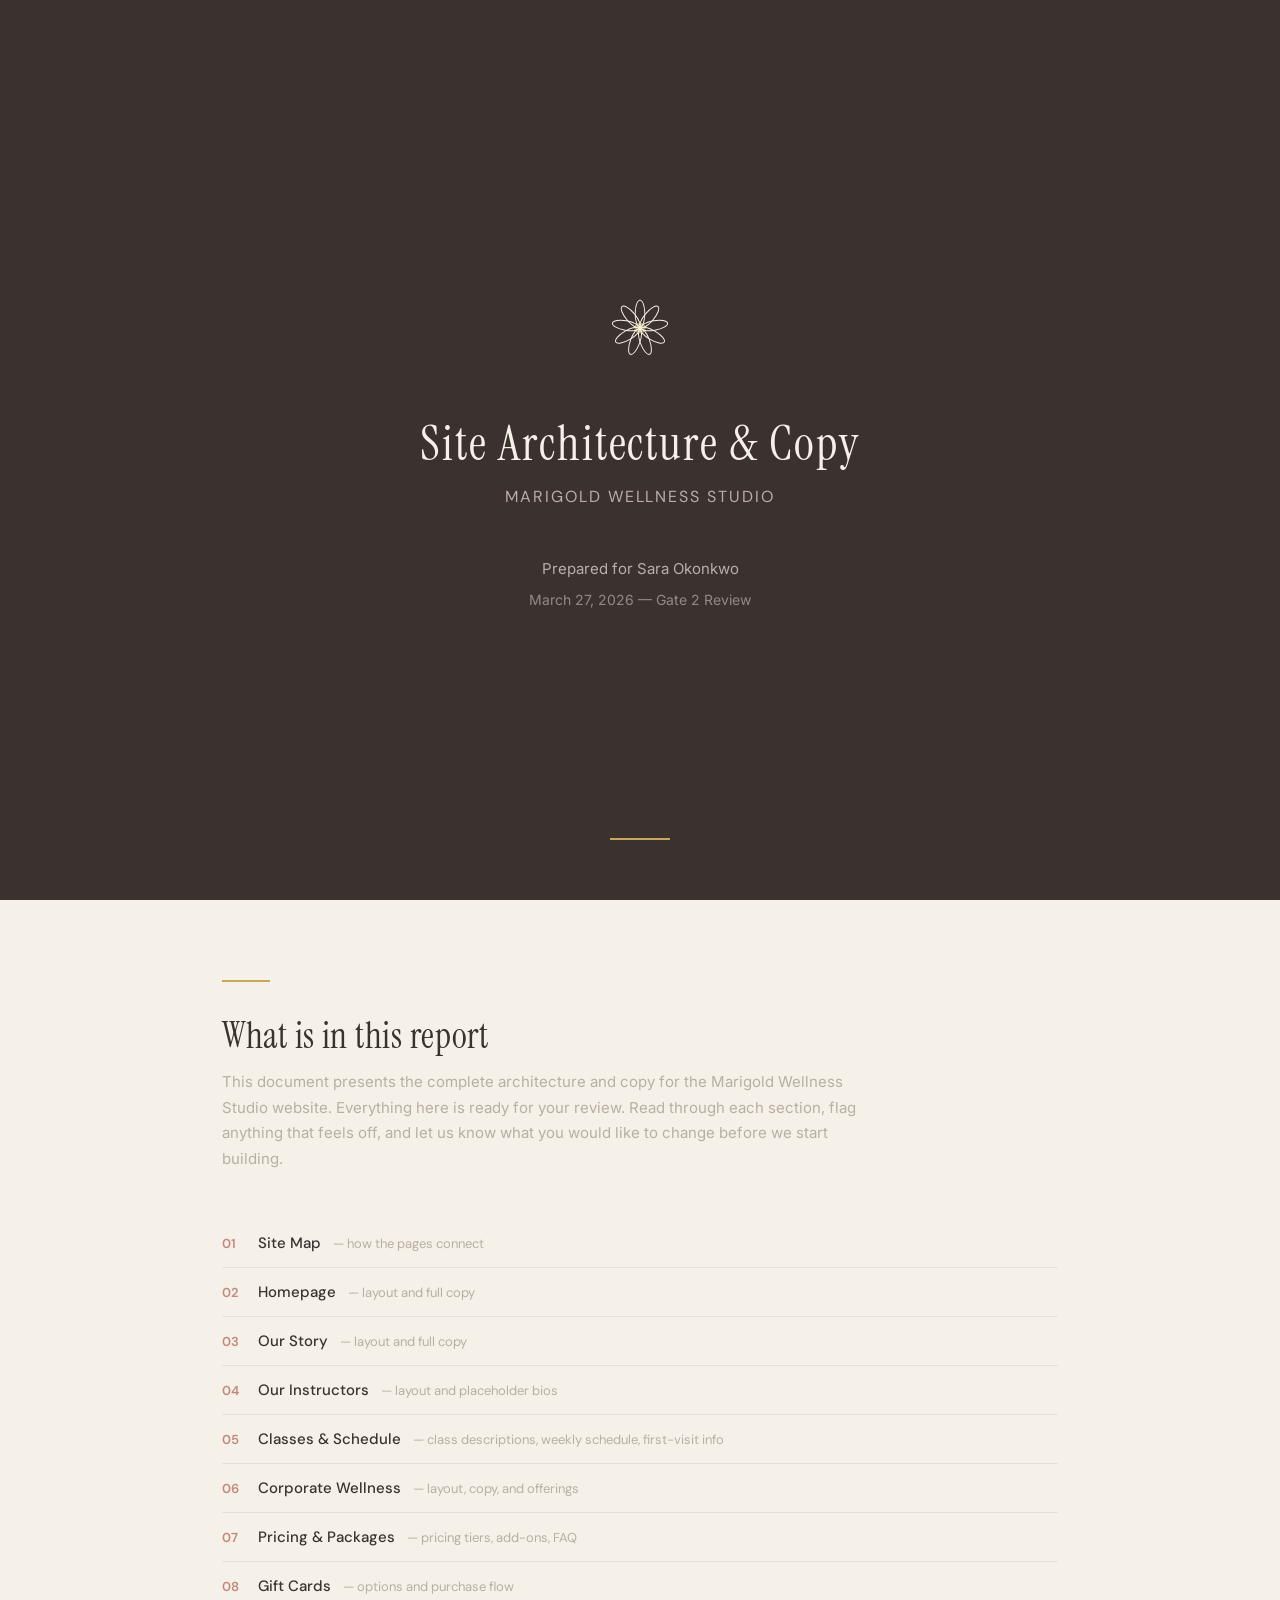
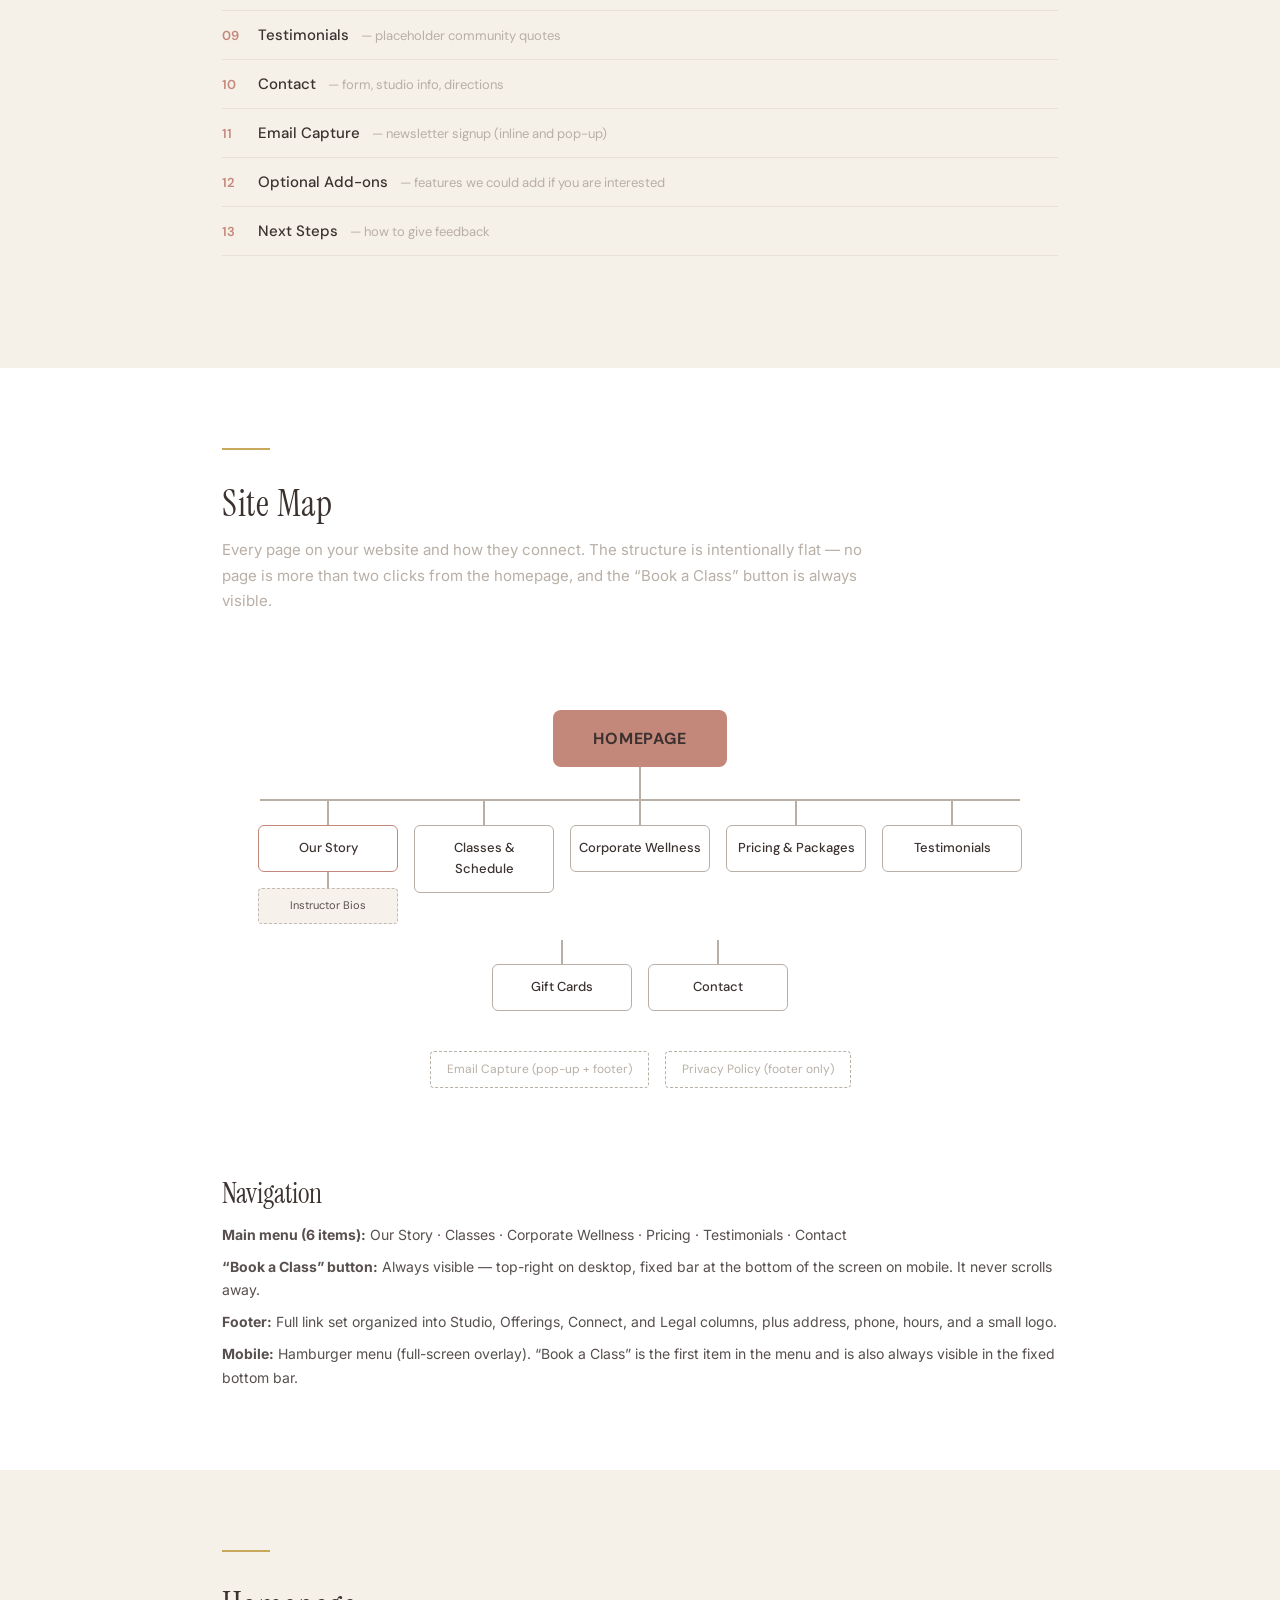
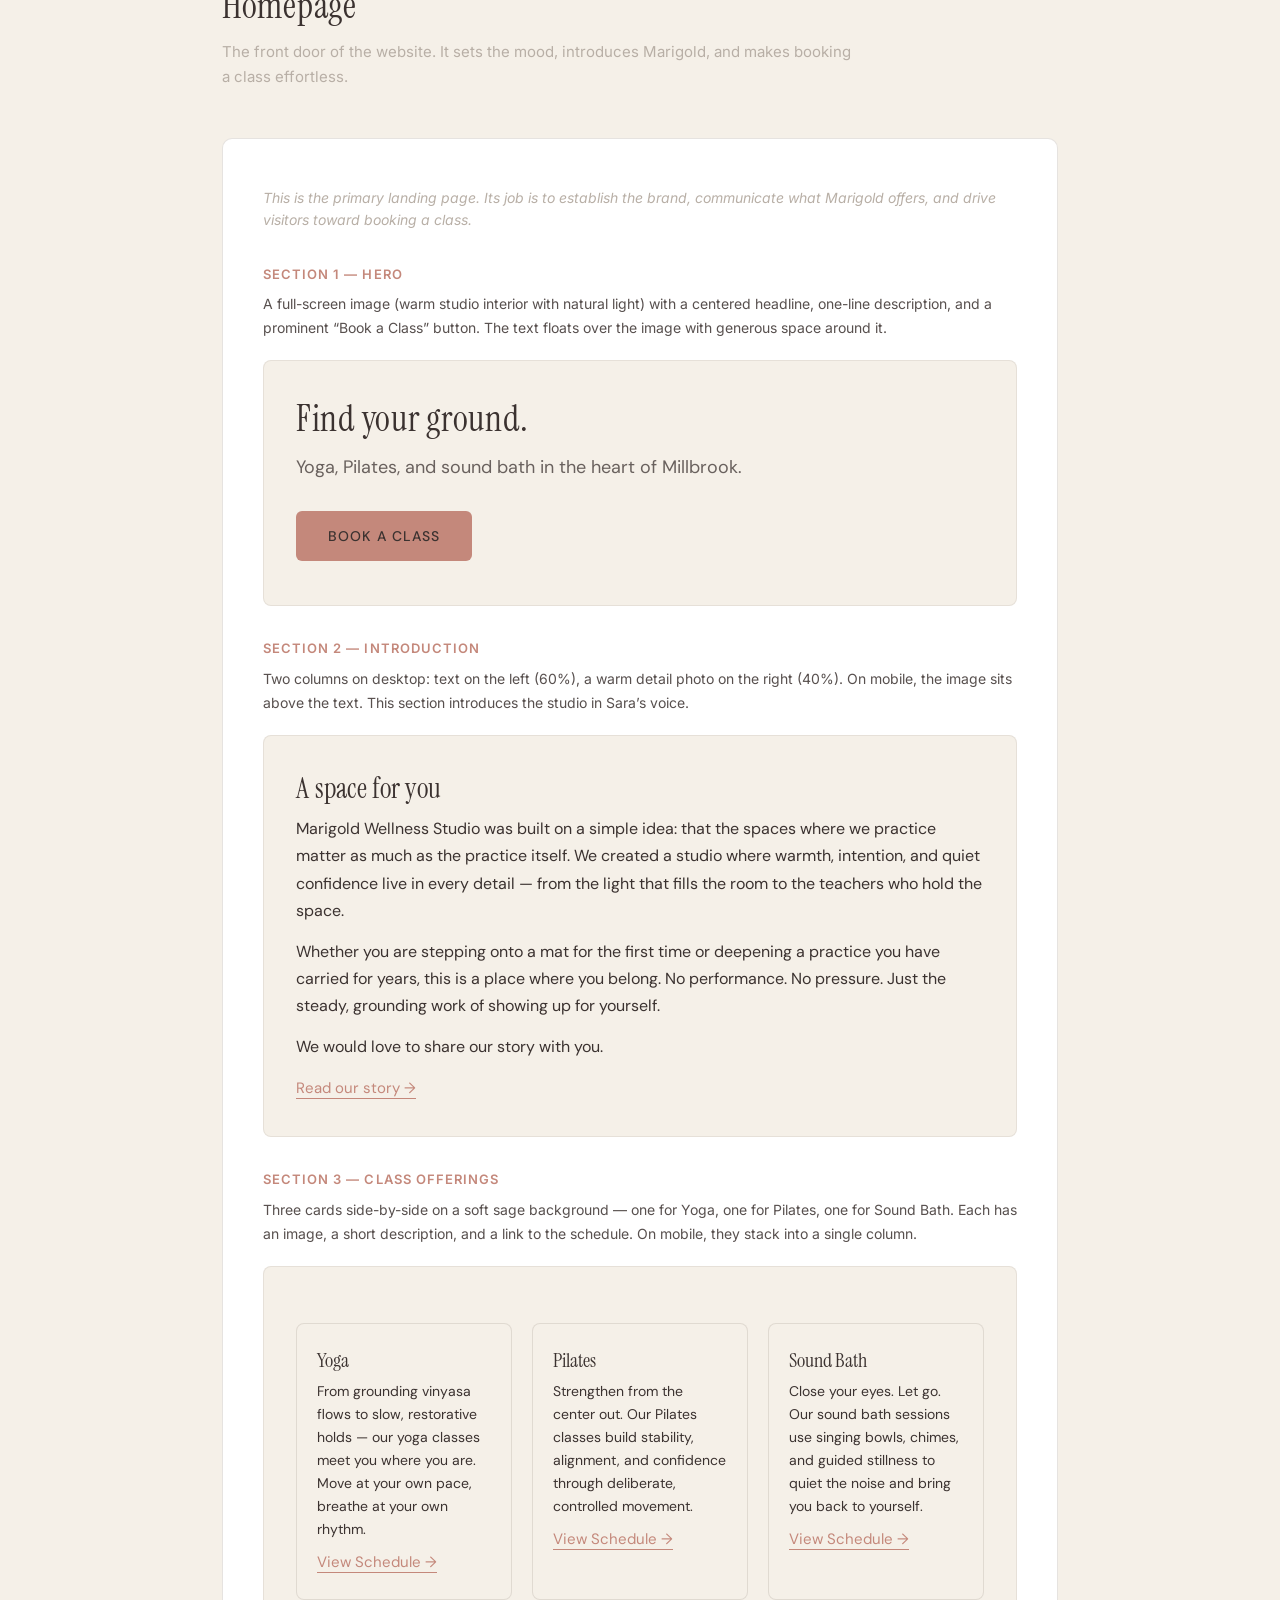
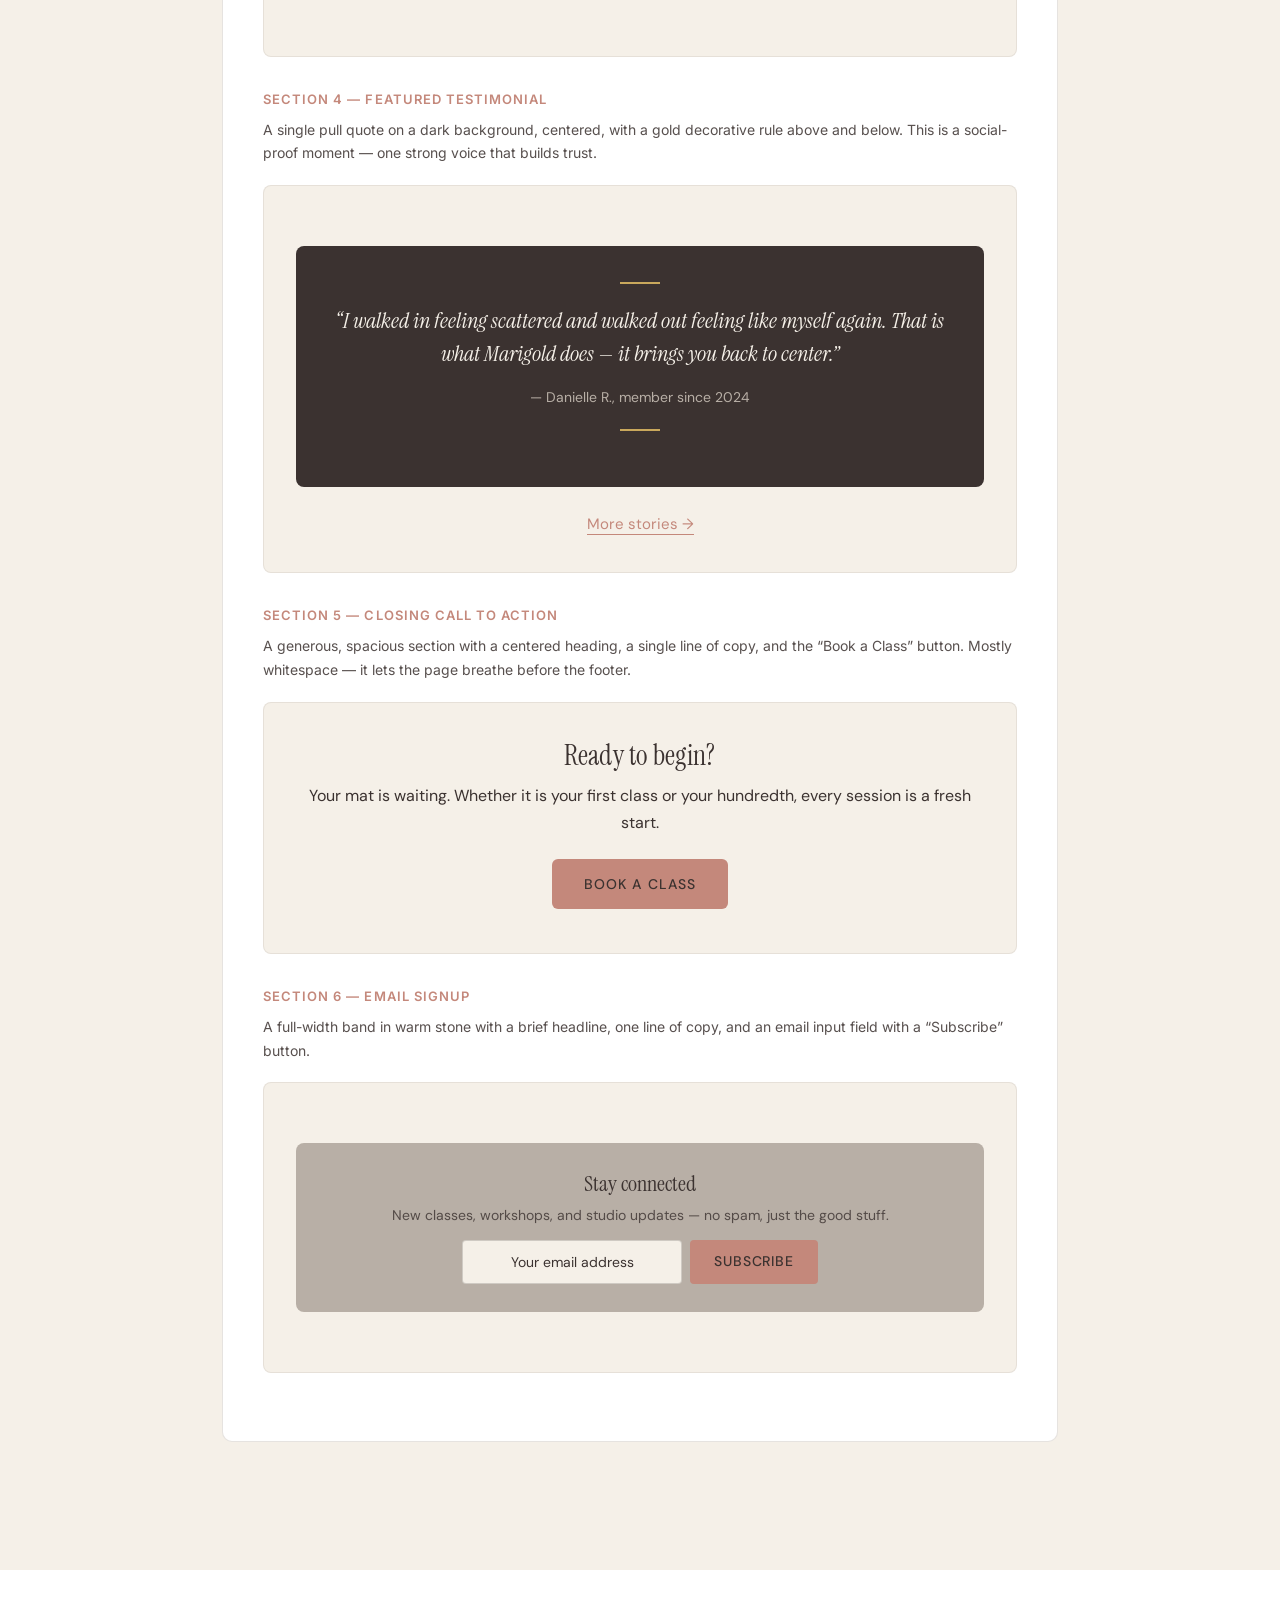
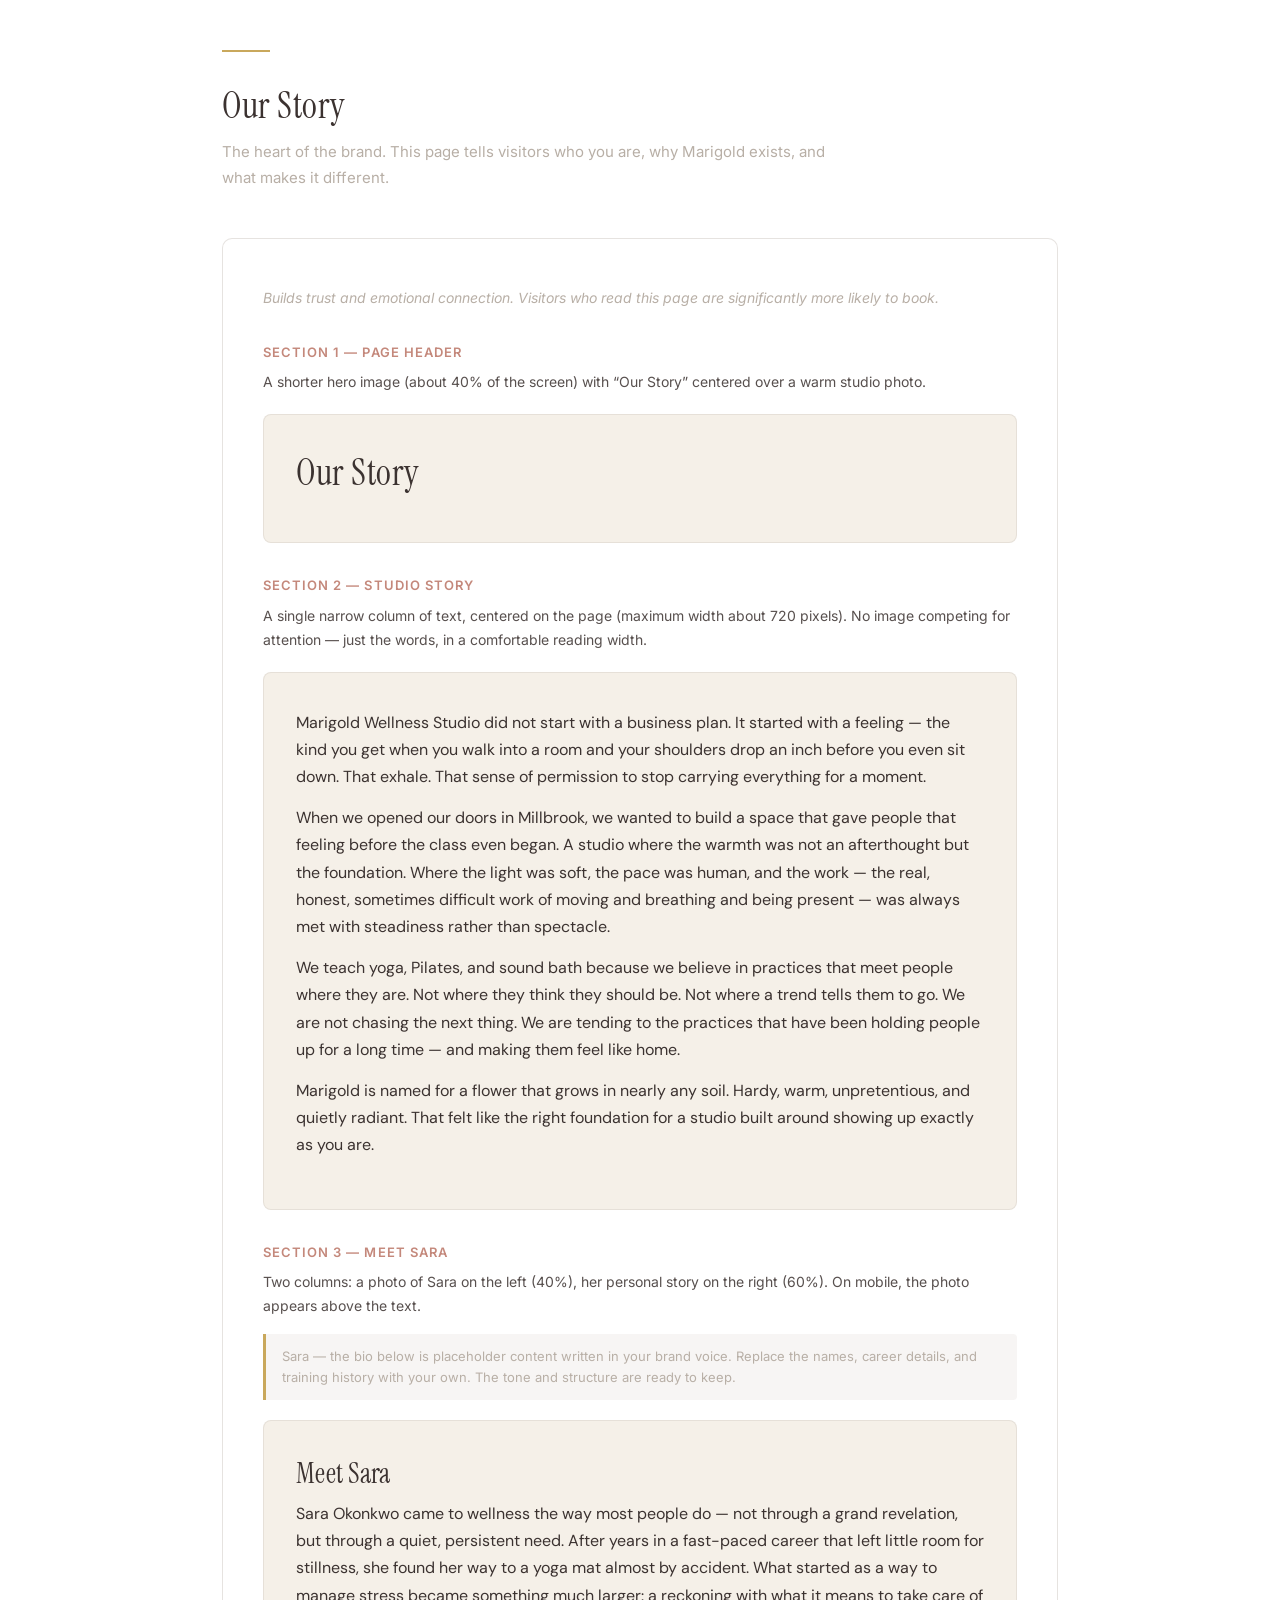
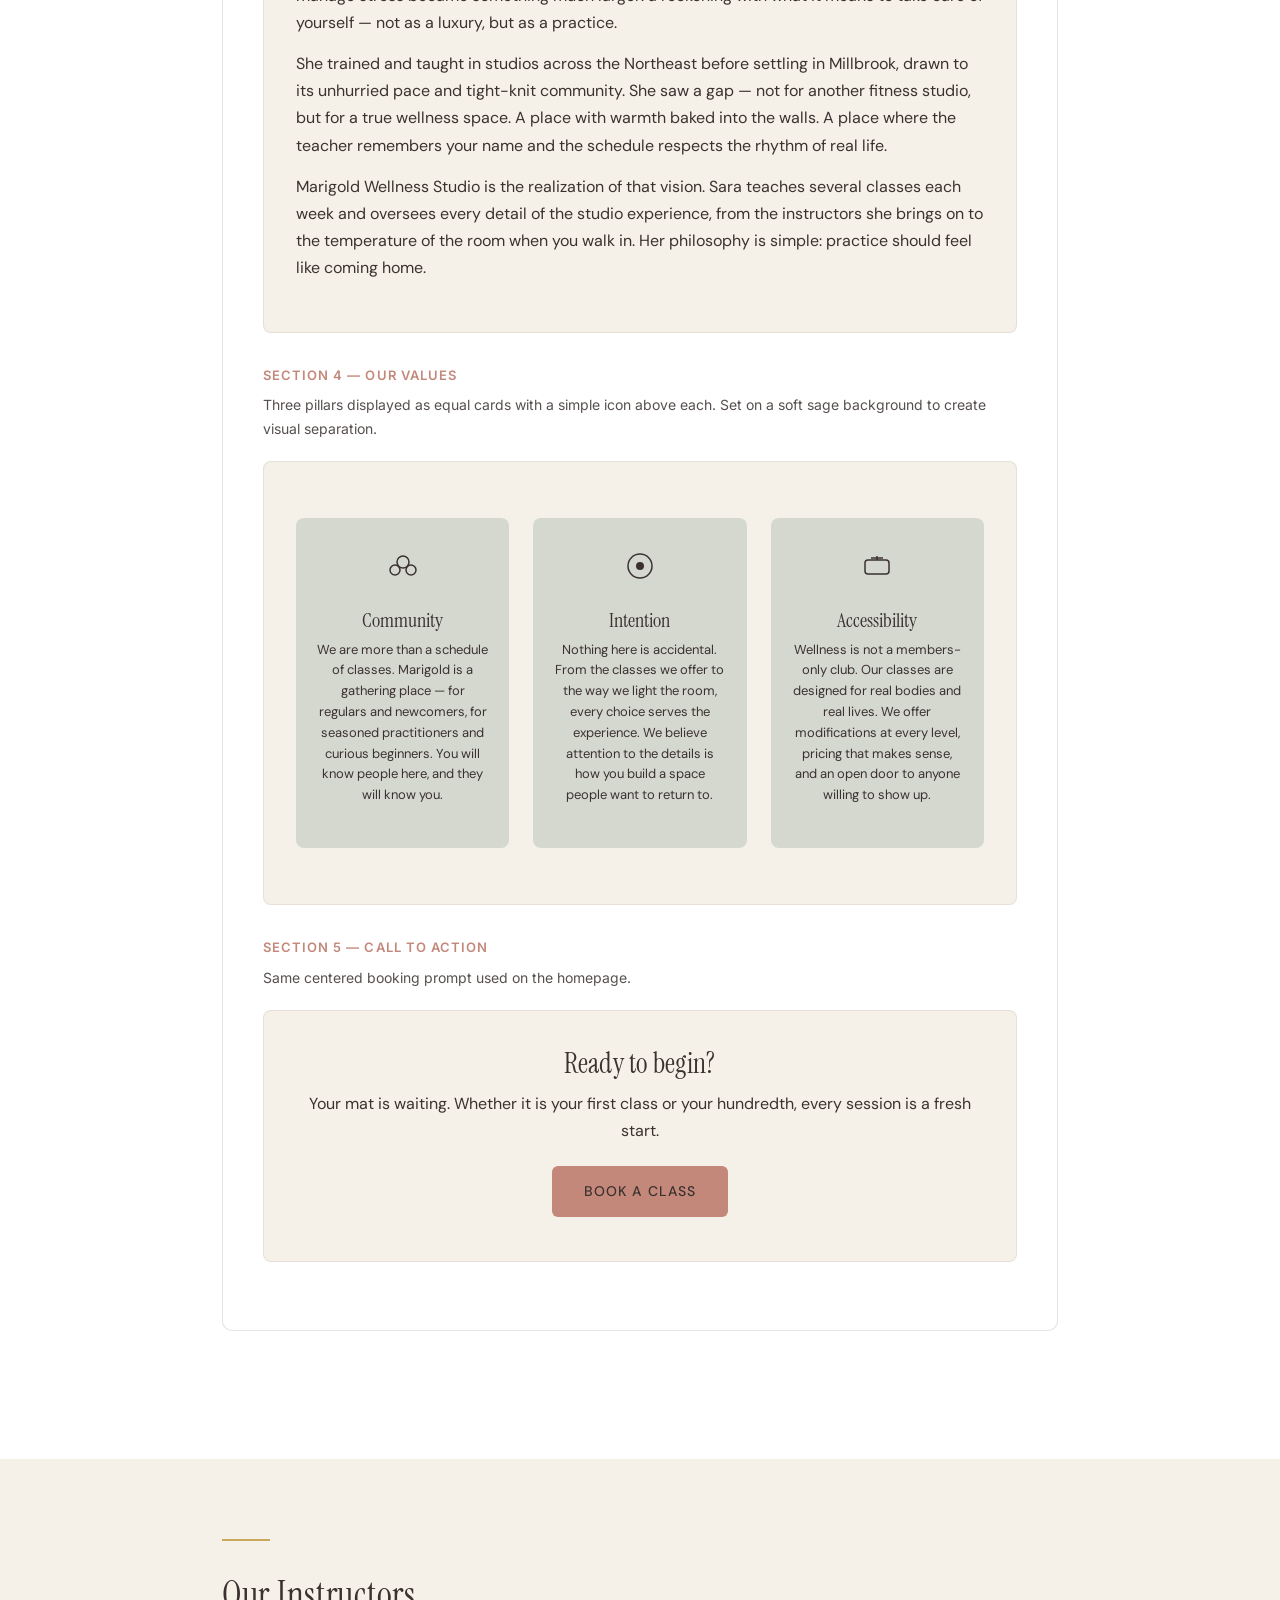
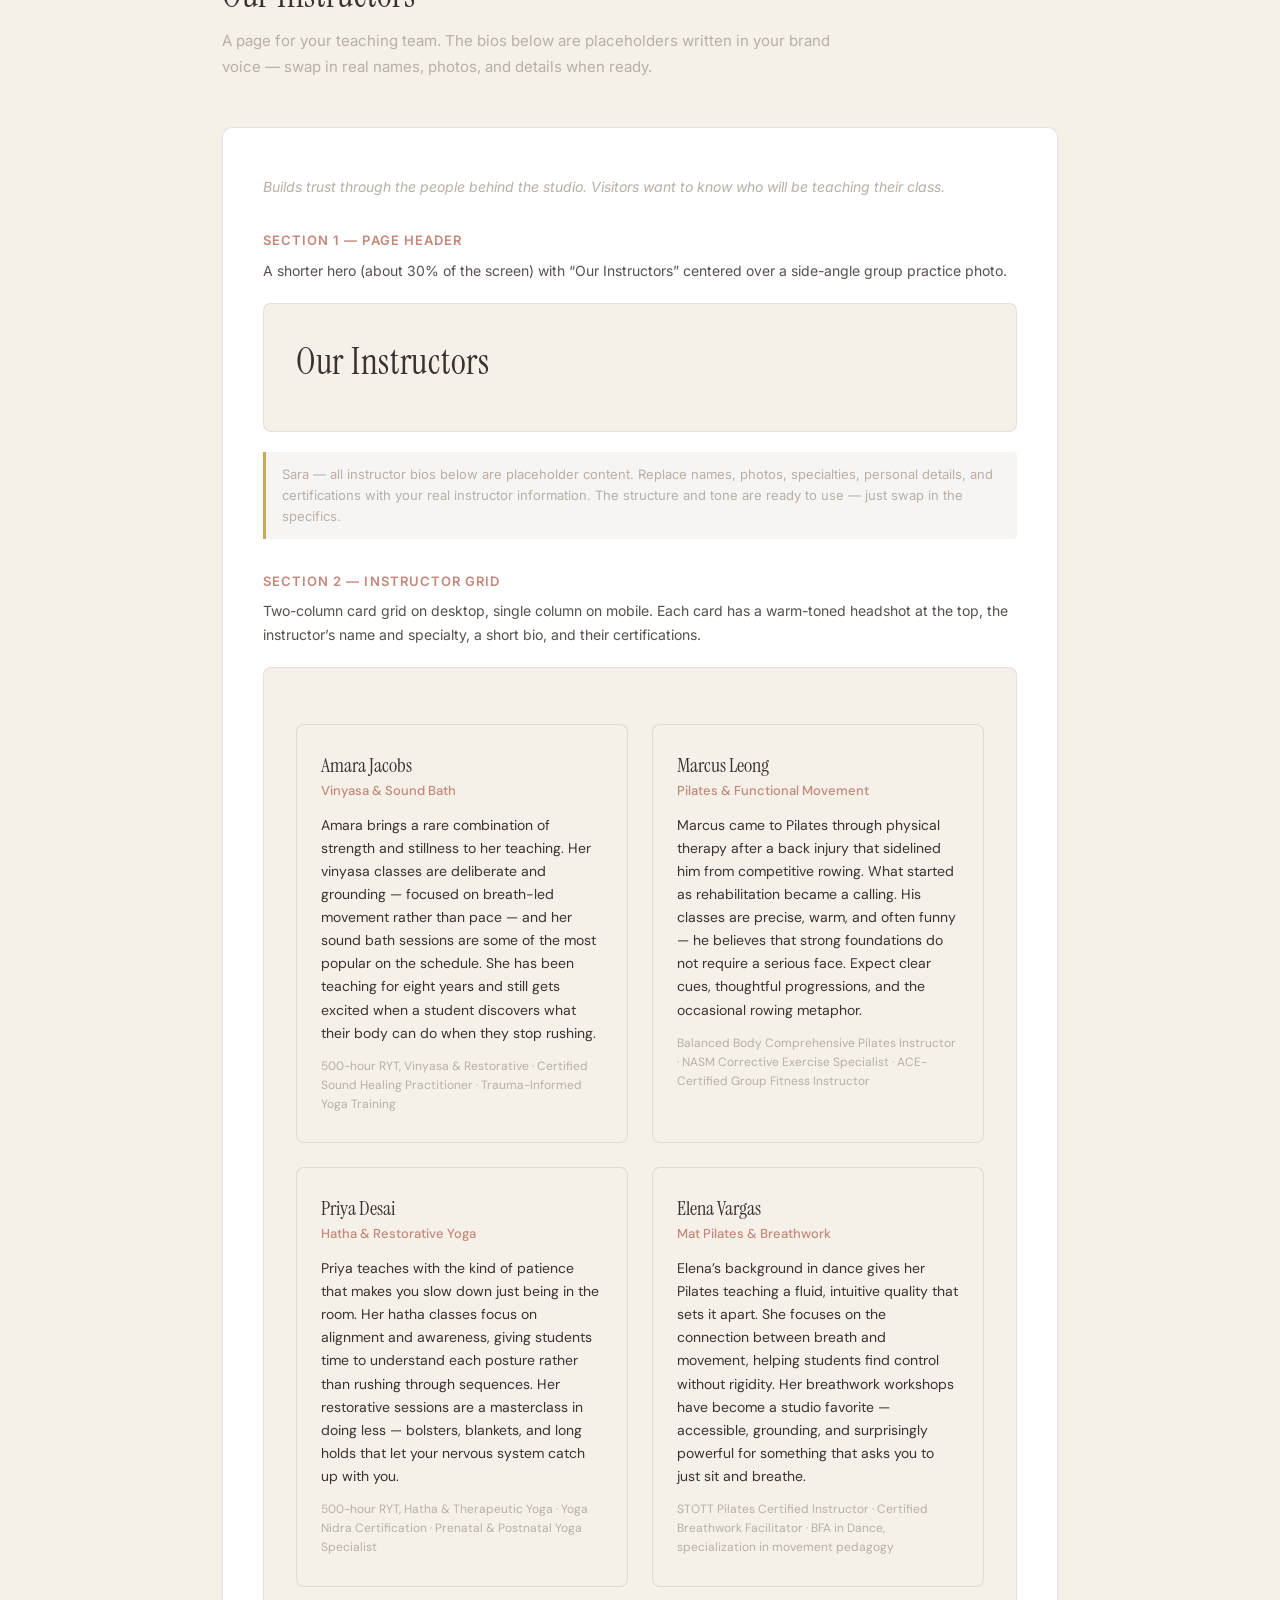
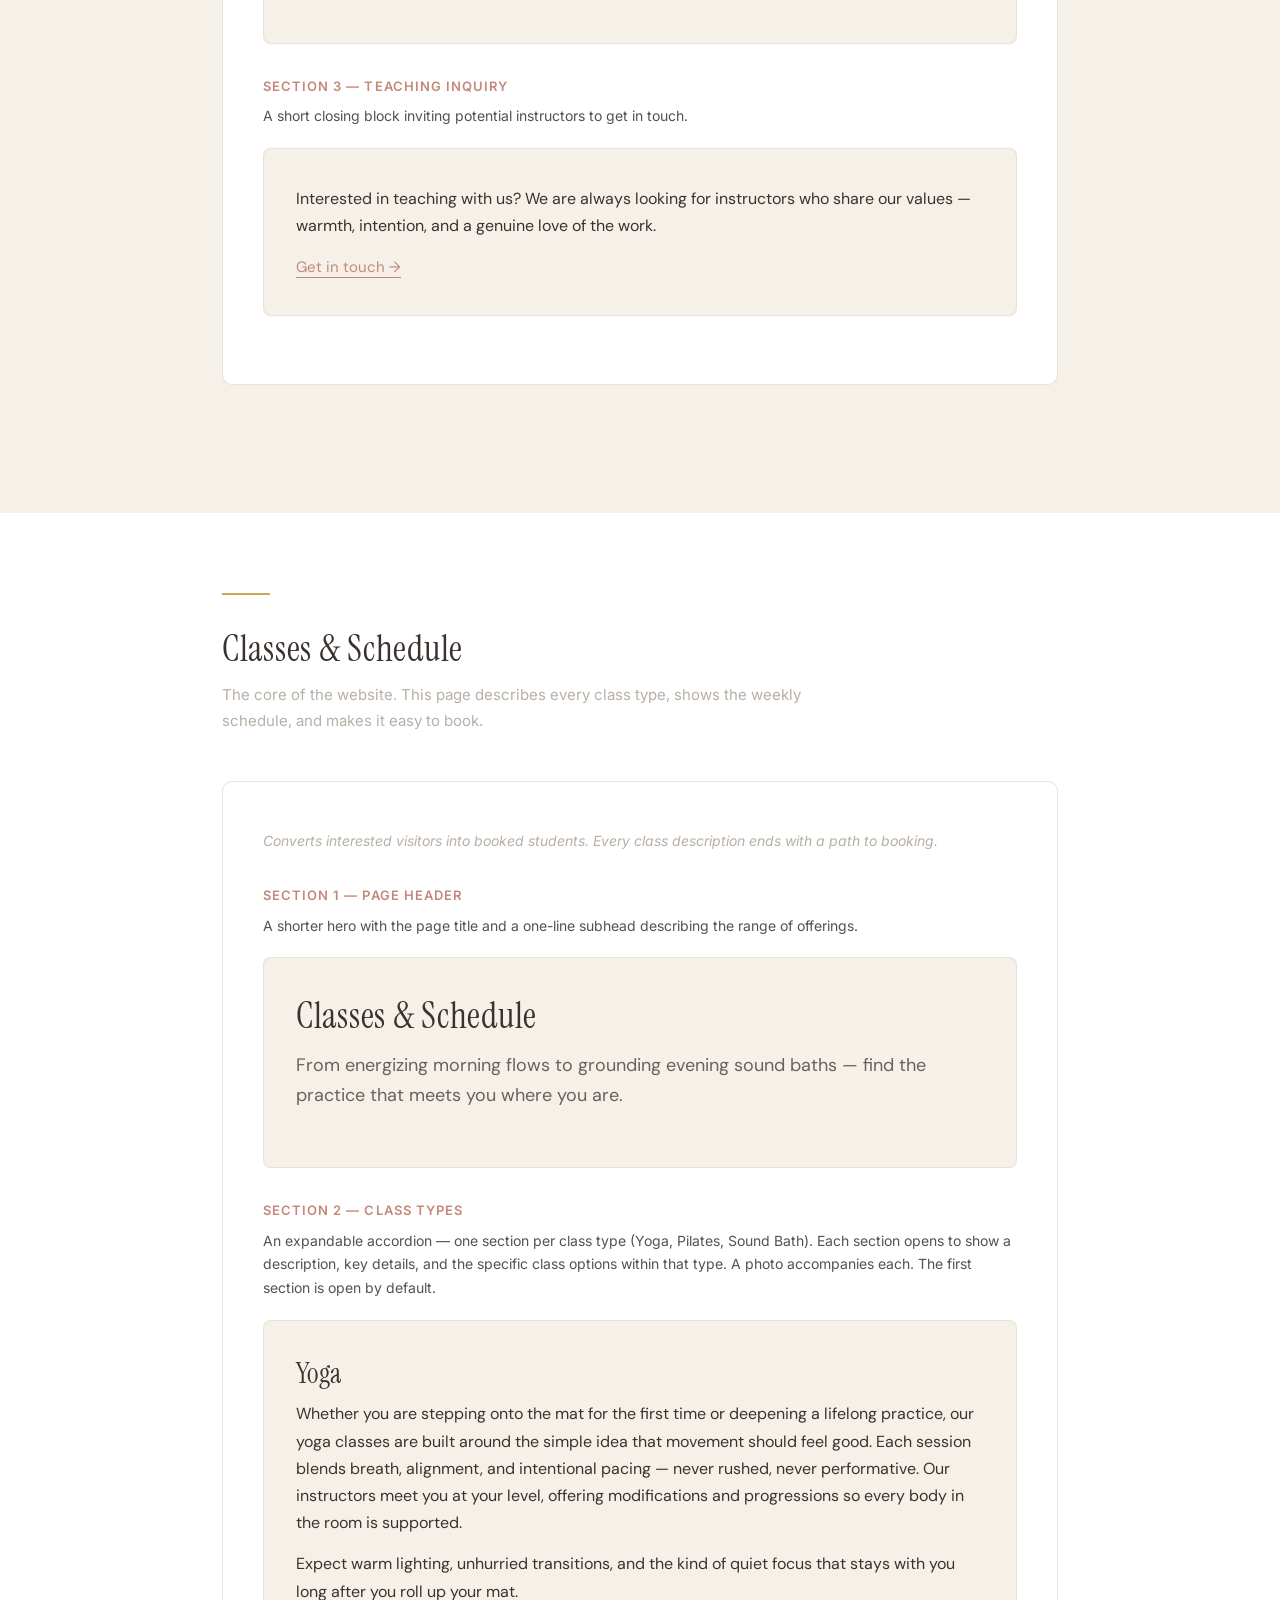
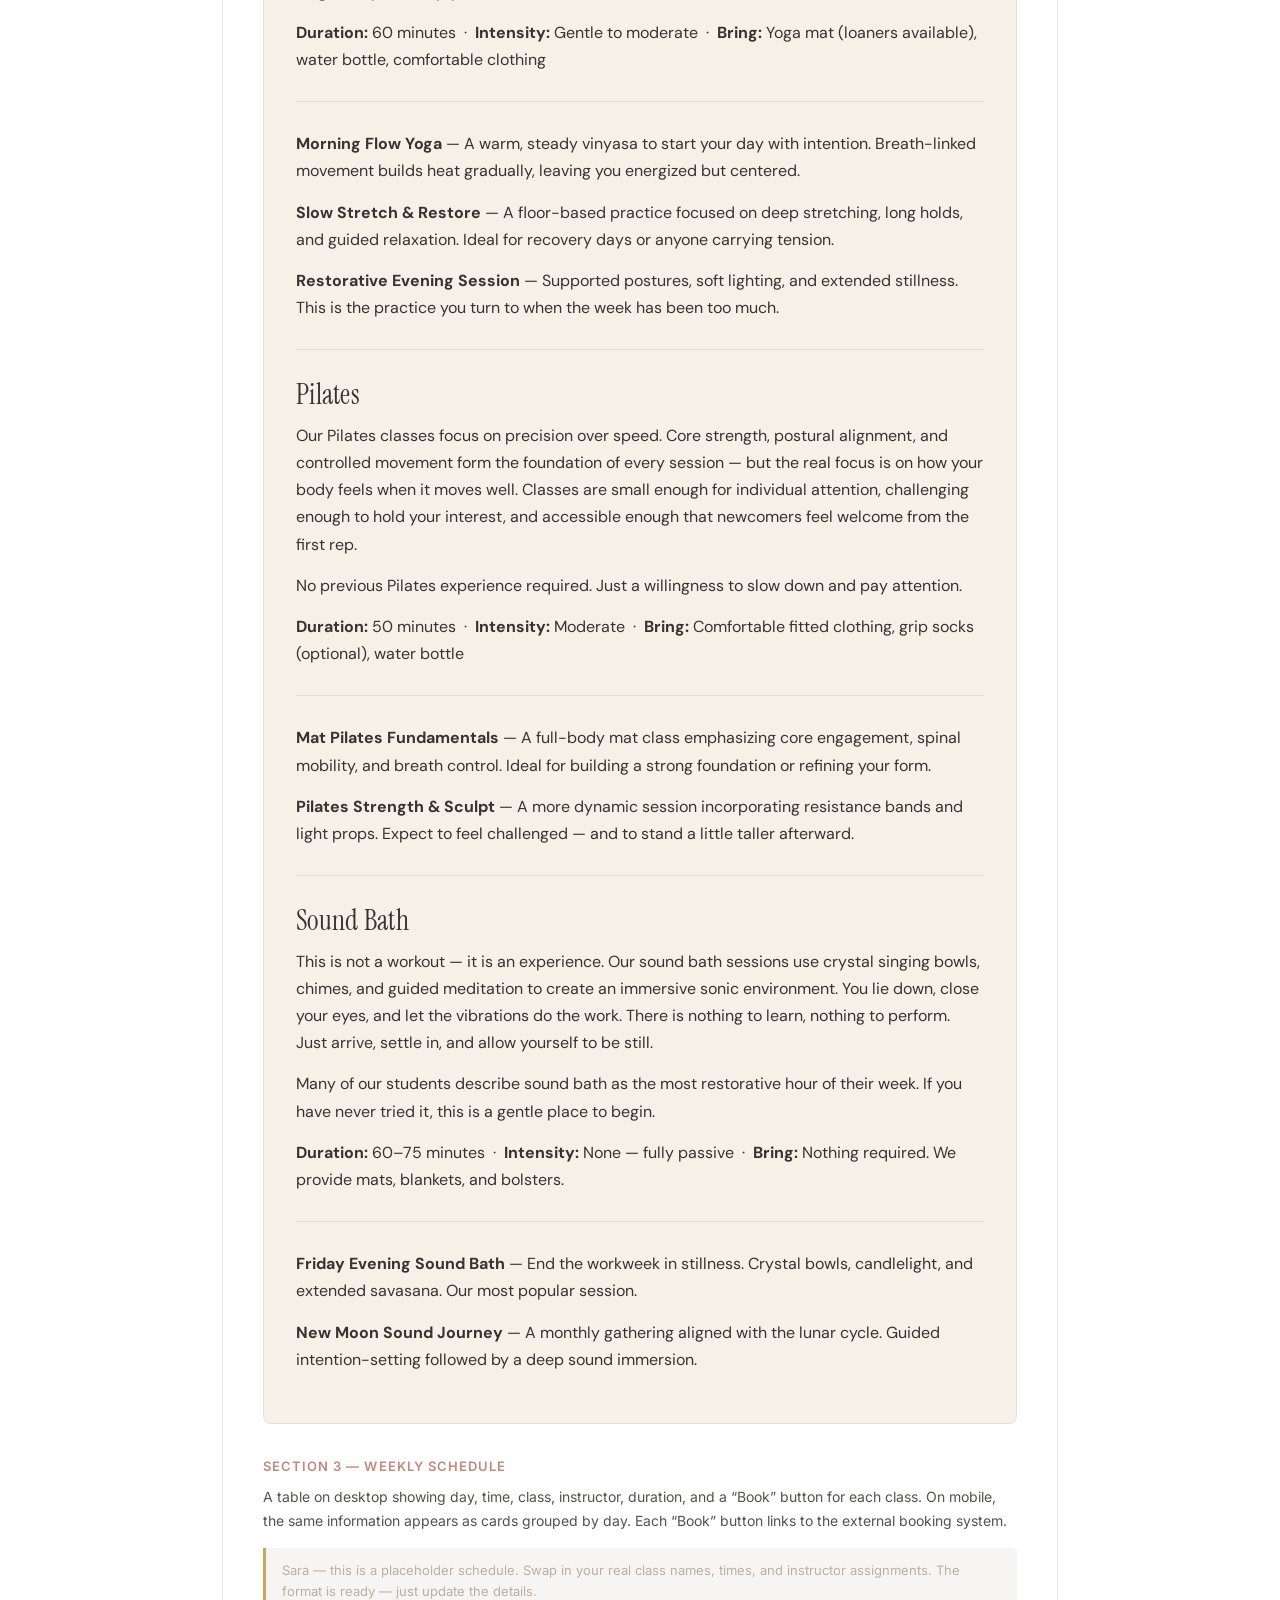
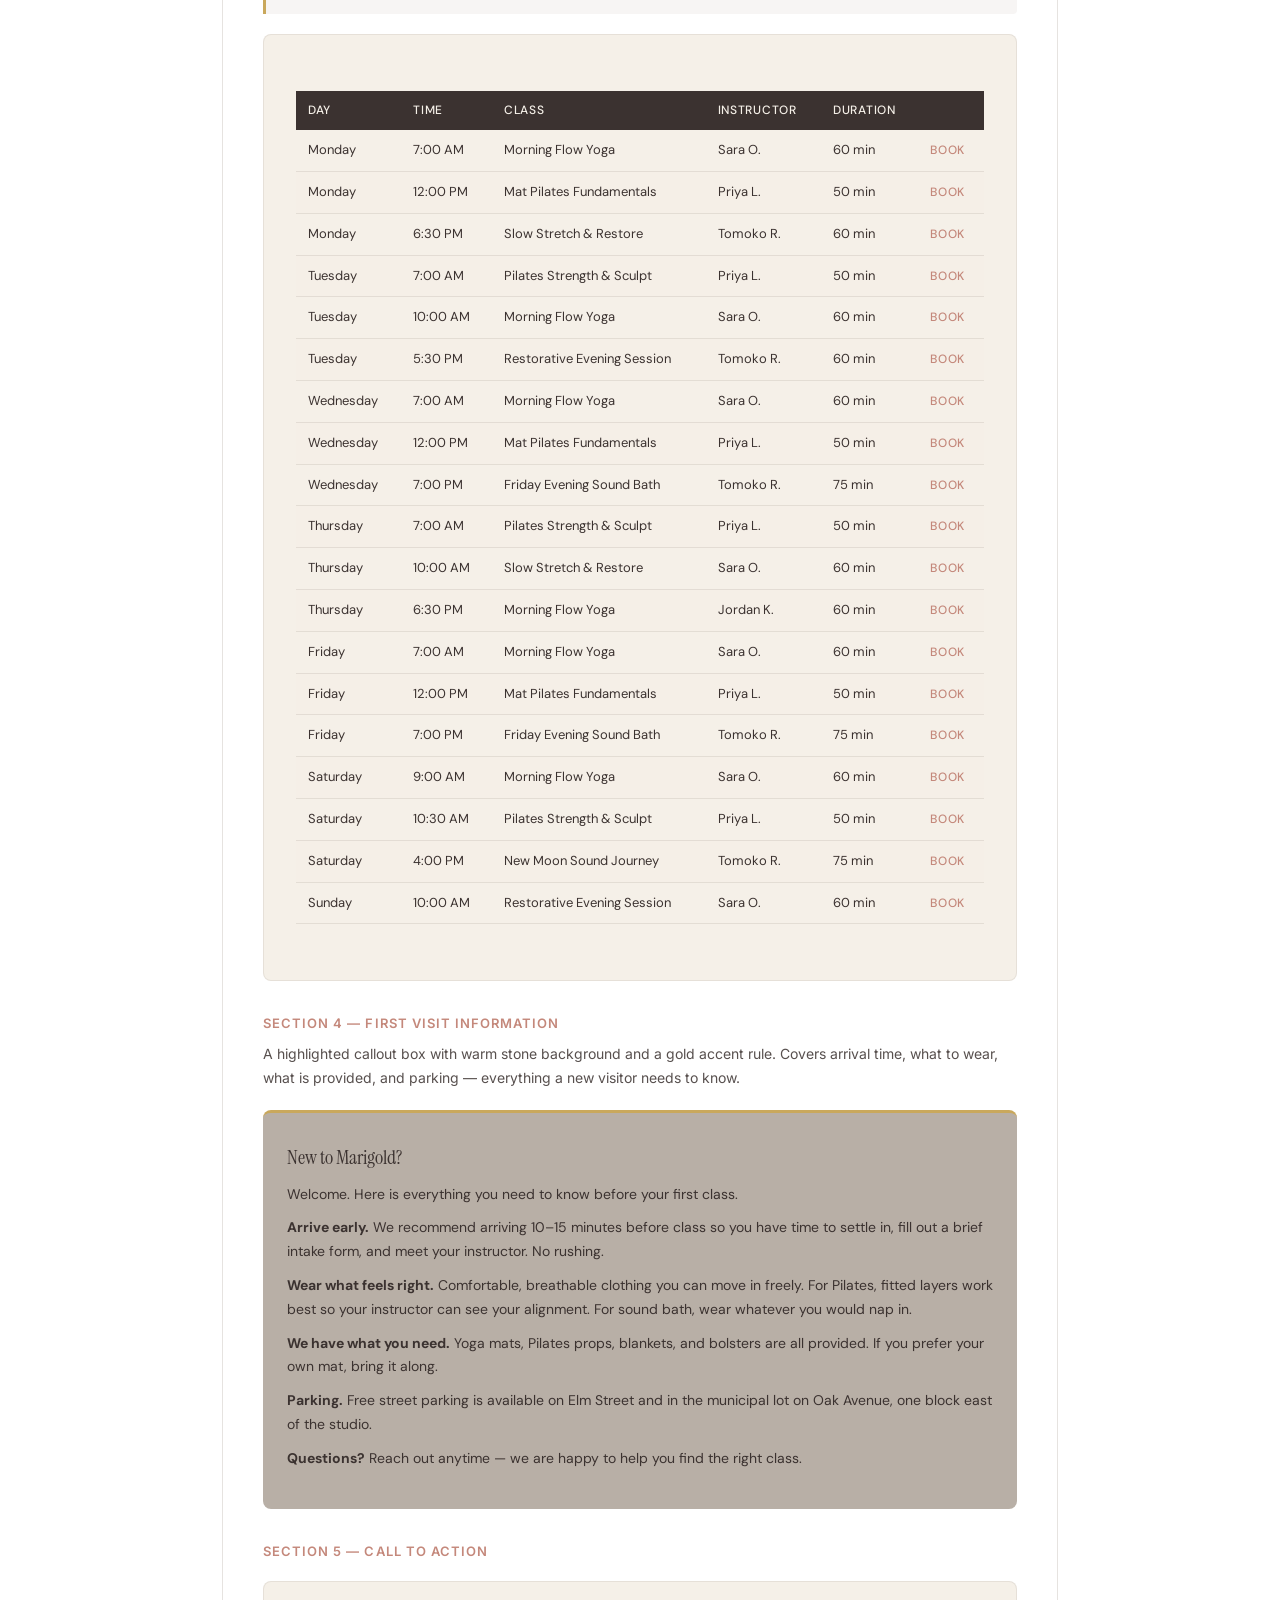
<file: projects/prior projects/marigold/output/deliverables/site-architecture-copy-report.html>
<!DOCTYPE html>
<html lang="en">
<head>
<meta charset="UTF-8">
<meta name="viewport" content="width=device-width, initial-scale=1.0">
<title>Marigold Wellness Studio — Site Architecture &amp; Copy Report</title>
<link rel="preconnect" href="https://fonts.googleapis.com">
<link rel="preconnect" href="https://fonts.gstatic.com" crossorigin>
<link href="https://fonts.googleapis.com/css2?family=DM+Sans:ital,wght@0,400;0,500;0,700;1,400&family=Instrument+Serif:ital@0;1&family=Inter:wght@300;400;500;600&display=swap" rel="stylesheet">
<style>
  :root {
    --warm-ivory: #F5F0E8;
    --terracotta: #C4887B;
    --charcoal: #3B3230;
    --warm-stone: #B8AFA6;
    --gold: #C9A85C;
    --pale-sage: #D5D8CE;
    --white: #FFFFFF;
  }

  * { margin: 0; padding: 0; box-sizing: border-box; }

  body {
    font-family: 'Inter', sans-serif;
    background: var(--warm-ivory);
    color: var(--charcoal);
    line-height: 1.6;
    font-size: 16px;
    -webkit-font-smoothing: antialiased;
  }

  /* ---- COVER ---- */
  .cover {
    min-height: 100vh;
    display: flex;
    flex-direction: column;
    justify-content: center;
    align-items: center;
    text-align: center;
    padding: 80px 40px;
    background: var(--charcoal);
    color: var(--warm-ivory);
    position: relative;
  }
  .cover::after {
    content: '';
    position: absolute;
    bottom: 60px;
    left: 50%;
    transform: translateX(-50%);
    width: 60px;
    height: 2px;
    background: var(--gold);
  }
  .cover .rosette {
    width: 80px;
    height: 80px;
    margin-bottom: 48px;
  }
  .cover h1 {
    font-family: 'Instrument Serif', serif;
    font-size: 48px;
    font-weight: 400;
    letter-spacing: 0.04em;
    line-height: 1.15;
    margin-bottom: 12px;
  }
  .cover .subtitle {
    font-family: 'DM Sans', sans-serif;
    font-size: 16px;
    letter-spacing: 0.12em;
    text-transform: uppercase;
    color: var(--warm-stone);
    margin-bottom: 48px;
  }
  .cover .prepared {
    font-family: 'Inter', sans-serif;
    font-size: 15px;
    color: var(--warm-stone);
    margin-bottom: 8px;
  }
  .cover .date {
    font-family: 'Inter', sans-serif;
    font-size: 14px;
    color: var(--warm-stone);
    opacity: 0.7;
  }

  /* ---- LAYOUT ---- */
  .container {
    max-width: 900px;
    margin: 0 auto;
    padding: 0 32px;
  }
  section {
    padding: 80px 0;
  }
  section.alt-bg {
    background: var(--white);
  }
  section.dark-bg {
    background: var(--charcoal);
    color: var(--warm-ivory);
  }
  section.sage-bg {
    background: var(--pale-sage);
  }
  section.stone-bg {
    background: var(--warm-stone);
  }

  /* ---- TYPOGRAPHY ---- */
  h2.section-title {
    font-family: 'Instrument Serif', serif;
    font-size: 36px;
    font-weight: 400;
    letter-spacing: 0.02em;
    margin-bottom: 12px;
    line-height: 1.2;
  }
  h3.page-title {
    font-family: 'Instrument Serif', serif;
    font-size: 28px;
    font-weight: 400;
    margin-bottom: 8px;
    line-height: 1.25;
  }
  .section-intro {
    font-family: 'Inter', sans-serif;
    font-size: 15px;
    color: var(--warm-stone);
    max-width: 640px;
    line-height: 1.7;
    margin-bottom: 48px;
  }
  .dark-bg .section-intro { color: var(--warm-stone); }

  .gold-rule {
    width: 48px;
    height: 2px;
    background: var(--gold);
    margin-bottom: 32px;
  }
  .gold-rule-center {
    width: 48px;
    height: 2px;
    background: var(--gold);
    margin: 0 auto 32px auto;
  }

  /* ---- SITEMAP DIAGRAM ---- */
  .sitemap-diagram {
    display: flex;
    flex-direction: column;
    align-items: center;
    gap: 0;
    padding: 48px 0;
  }
  .sitemap-home {
    background: var(--terracotta);
    color: var(--charcoal);
    font-family: 'DM Sans', sans-serif;
    font-weight: 700;
    font-size: 16px;
    letter-spacing: 0.06em;
    text-transform: uppercase;
    padding: 16px 40px;
    border-radius: 8px;
    text-align: center;
    position: relative;
  }
  .sitemap-connector {
    width: 2px;
    height: 32px;
    background: var(--warm-stone);
  }
  .sitemap-branch-bar {
    height: 2px;
    background: var(--warm-stone);
    width: 100%;
    max-width: 760px;
    position: relative;
  }
  .sitemap-children {
    display: flex;
    flex-wrap: wrap;
    justify-content: center;
    gap: 16px;
    margin-top: 0;
    max-width: 820px;
  }
  .sitemap-child-col {
    display: flex;
    flex-direction: column;
    align-items: center;
    gap: 0;
    width: 140px;
  }
  .sitemap-child-connector {
    width: 2px;
    height: 24px;
    background: var(--warm-stone);
  }
  .sitemap-child {
    background: var(--white);
    border: 1.5px solid var(--warm-stone);
    border-radius: 6px;
    padding: 12px 8px;
    text-align: center;
    font-family: 'DM Sans', sans-serif;
    font-size: 13px;
    font-weight: 500;
    color: var(--charcoal);
    width: 100%;
  }
  .sitemap-child.has-sub {
    border-color: var(--terracotta);
  }
  .sitemap-sub {
    display: flex;
    flex-direction: column;
    align-items: center;
    gap: 0;
    margin-top: 0;
    width: 100%;
  }
  .sitemap-sub-connector {
    width: 2px;
    height: 16px;
    background: var(--warm-stone);
  }
  .sitemap-sub-child {
    background: var(--warm-ivory);
    border: 1px dashed var(--warm-stone);
    border-radius: 4px;
    padding: 8px 6px;
    text-align: center;
    font-family: 'DM Sans', sans-serif;
    font-size: 11px;
    color: var(--charcoal);
    width: 100%;
    opacity: 0.85;
  }
  .sitemap-utility {
    margin-top: 40px;
    display: flex;
    gap: 16px;
    justify-content: center;
    flex-wrap: wrap;
  }
  .sitemap-utility-item {
    background: transparent;
    border: 1px dashed var(--warm-stone);
    border-radius: 4px;
    padding: 8px 16px;
    font-family: 'DM Sans', sans-serif;
    font-size: 12px;
    color: var(--warm-stone);
    text-align: center;
  }

  /* ---- PAGE WALKTHROUGH ---- */
  .page-card {
    background: var(--white);
    border-radius: 10px;
    padding: 48px 40px;
    margin-bottom: 48px;
    border: 1px solid rgba(184,175,166,0.35);
  }
  .page-card .page-purpose {
    font-family: 'Inter', sans-serif;
    font-size: 14px;
    color: var(--warm-stone);
    margin-bottom: 24px;
    font-style: italic;
  }
  .page-card .layout-heading {
    font-family: 'Inter', sans-serif;
    font-size: 13px;
    font-weight: 600;
    text-transform: uppercase;
    letter-spacing: 0.08em;
    color: var(--terracotta);
    margin-bottom: 8px;
    margin-top: 32px;
  }
  .page-card .layout-desc {
    font-family: 'Inter', sans-serif;
    font-size: 14px;
    color: var(--charcoal);
    line-height: 1.7;
    margin-bottom: 16px;
    opacity: 0.85;
  }
  .page-card .placeholder-note {
    font-family: 'Inter', sans-serif;
    font-size: 13px;
    color: var(--warm-stone);
    background: rgba(184,175,166,0.12);
    border-left: 3px solid var(--gold);
    padding: 12px 16px;
    border-radius: 0 4px 4px 0;
    margin: 16px 0;
    line-height: 1.6;
  }

  /* ---- COPY PREVIEW ---- */
  .copy-preview {
    background: var(--warm-ivory);
    border-radius: 8px;
    padding: 36px 32px;
    margin: 20px 0;
    border: 1px solid rgba(184,175,166,0.25);
  }
  .copy-preview h1,
  .copy-preview h2,
  .copy-preview h3 {
    font-family: 'Instrument Serif', serif;
    font-weight: 400;
    color: var(--charcoal);
    line-height: 1.2;
  }
  .copy-preview h1 { font-size: 36px; margin-bottom: 12px; letter-spacing: 0.02em; }
  .copy-preview h2 { font-size: 28px; margin-bottom: 10px; letter-spacing: 0.01em; }
  .copy-preview h3 { font-size: 22px; margin-bottom: 8px; }
  .copy-preview p,
  .copy-preview li {
    font-family: 'DM Sans', sans-serif;
    font-size: 16px;
    line-height: 1.7;
    color: var(--charcoal);
    margin-bottom: 14px;
  }
  .copy-preview ul {
    padding-left: 20px;
    margin-bottom: 14px;
  }
  .copy-preview .subhead {
    font-family: 'DM Sans', sans-serif;
    font-size: 18px;
    color: var(--charcoal);
    opacity: 0.75;
    margin-bottom: 20px;
  }
  .copy-preview .cta-btn {
    display: inline-block;
    background: var(--terracotta);
    color: var(--charcoal);
    font-family: 'DM Sans', sans-serif;
    font-weight: 500;
    font-size: 14px;
    letter-spacing: 0.08em;
    text-transform: uppercase;
    padding: 14px 32px;
    border-radius: 6px;
    text-decoration: none;
    margin-top: 8px;
    margin-bottom: 8px;
  }
  .copy-preview .text-link {
    color: var(--terracotta);
    font-family: 'DM Sans', sans-serif;
    font-size: 15px;
    text-decoration: none;
    border-bottom: 1px solid var(--terracotta);
  }
  .copy-preview .section-divider {
    width: 100%;
    height: 1px;
    background: var(--warm-stone);
    opacity: 0.3;
    margin: 28px 0;
  }
  .copy-preview .testimonial-block {
    background: var(--charcoal);
    color: var(--warm-ivory);
    padding: 36px 32px;
    border-radius: 8px;
    margin: 24px 0;
    text-align: center;
  }
  .copy-preview .testimonial-block .gold-accent {
    width: 40px;
    height: 2px;
    background: var(--gold);
    margin: 0 auto 20px auto;
  }
  .copy-preview .testimonial-block blockquote {
    font-family: 'Instrument Serif', serif;
    font-size: 22px;
    line-height: 1.5;
    font-style: italic;
    color: var(--warm-ivory);
    margin-bottom: 16px;
  }
  .copy-preview .testimonial-block .attribution {
    font-family: 'DM Sans', sans-serif;
    font-size: 14px;
    color: var(--warm-stone);
  }
  .copy-preview .email-band {
    background: var(--warm-stone);
    padding: 28px 24px;
    border-radius: 8px;
    margin: 24px 0;
    text-align: center;
  }
  .copy-preview .email-band h3 { color: var(--charcoal); margin-bottom: 6px; }
  .copy-preview .email-band p { color: var(--charcoal); opacity: 0.8; margin-bottom: 12px; font-size: 14px; }
  .copy-preview .email-band .email-row {
    display: flex;
    gap: 8px;
    justify-content: center;
    flex-wrap: wrap;
  }
  .copy-preview .email-band .email-input {
    padding: 10px 16px;
    border: 1px solid rgba(59,50,48,0.2);
    border-radius: 4px;
    font-family: 'DM Sans', sans-serif;
    font-size: 14px;
    background: var(--warm-ivory);
    color: var(--charcoal);
    min-width: 220px;
  }
  .copy-preview .email-band .email-btn {
    padding: 10px 24px;
    background: var(--terracotta);
    color: var(--charcoal);
    border: none;
    border-radius: 4px;
    font-family: 'DM Sans', sans-serif;
    font-weight: 500;
    font-size: 14px;
    letter-spacing: 0.06em;
    text-transform: uppercase;
    cursor: pointer;
  }

  /* Instructor card grid */
  .instructor-grid {
    display: grid;
    grid-template-columns: 1fr 1fr;
    gap: 24px;
    margin: 20px 0;
  }
  .instructor-card {
    background: var(--warm-ivory);
    border: 1px solid rgba(184,175,166,0.35);
    border-radius: 8px;
    padding: 28px 24px;
  }
  .instructor-card h3 { font-family: 'Instrument Serif', serif; font-size: 20px; margin-bottom: 4px; font-weight: 400; }
  .instructor-card .specialty { font-family: 'DM Sans', sans-serif; font-size: 13px; color: var(--terracotta); margin-bottom: 12px; font-weight: 500; }
  .instructor-card p { font-family: 'DM Sans', sans-serif; font-size: 14px; line-height: 1.65; margin-bottom: 12px; }
  .instructor-card .certs { font-family: 'DM Sans', sans-serif; font-size: 12px; color: var(--warm-stone); line-height: 1.6; }

  /* Pricing cards */
  .pricing-grid {
    display: grid;
    grid-template-columns: 1fr 1fr 1fr;
    gap: 20px;
    margin: 24px 0;
  }
  .pricing-card {
    background: var(--warm-ivory);
    border: 1.5px solid rgba(184,175,166,0.4);
    border-radius: 8px;
    padding: 28px 20px;
    text-align: center;
  }
  .pricing-card.featured {
    border-color: var(--terracotta);
    position: relative;
  }
  .pricing-card.featured .popular-label {
    position: absolute;
    top: -12px;
    left: 50%;
    transform: translateX(-50%);
    background: var(--terracotta);
    color: var(--charcoal);
    font-family: 'DM Sans', sans-serif;
    font-size: 11px;
    font-weight: 600;
    letter-spacing: 0.08em;
    text-transform: uppercase;
    padding: 4px 16px;
    border-radius: 20px;
  }
  .pricing-card h3 { font-family: 'Instrument Serif', serif; font-size: 22px; font-weight: 400; margin-bottom: 8px; }
  .pricing-card .price { font-family: 'DM Sans', sans-serif; font-size: 28px; font-weight: 700; color: var(--charcoal); margin-bottom: 8px; }
  .pricing-card p { font-family: 'DM Sans', sans-serif; font-size: 13px; line-height: 1.6; color: var(--charcoal); margin-bottom: 8px; }
  .pricing-card ul { text-align: left; padding-left: 16px; margin: 12px 0; }
  .pricing-card li { font-family: 'DM Sans', sans-serif; font-size: 13px; line-height: 1.6; margin-bottom: 4px; }

  /* Schedule table */
  .schedule-table {
    width: 100%;
    border-collapse: collapse;
    margin: 20px 0;
    font-family: 'DM Sans', sans-serif;
    font-size: 13px;
  }
  .schedule-table th {
    background: var(--charcoal);
    color: var(--warm-ivory);
    padding: 10px 12px;
    text-align: left;
    font-weight: 500;
    font-size: 12px;
    letter-spacing: 0.06em;
    text-transform: uppercase;
  }
  .schedule-table td {
    padding: 10px 12px;
    border-bottom: 1px solid rgba(184,175,166,0.3);
    vertical-align: middle;
  }
  .schedule-table tr:nth-child(even) td {
    background: rgba(245,240,232,0.5);
  }
  .schedule-table .book-link {
    color: var(--terracotta);
    font-weight: 500;
    text-decoration: none;
    font-size: 12px;
    text-transform: uppercase;
    letter-spacing: 0.06em;
  }

  /* Three-column cards */
  .three-cards {
    display: grid;
    grid-template-columns: 1fr 1fr 1fr;
    gap: 20px;
    margin: 20px 0;
  }
  .mini-card {
    background: var(--warm-ivory);
    border: 1px solid rgba(184,175,166,0.35);
    border-radius: 8px;
    padding: 24px 20px;
  }
  .mini-card h3 { font-family: 'Instrument Serif', serif; font-size: 20px; font-weight: 400; margin-bottom: 8px; }
  .mini-card p { font-family: 'DM Sans', sans-serif; font-size: 14px; line-height: 1.65; margin-bottom: 8px; }
  .mini-card .details { font-family: 'DM Sans', sans-serif; font-size: 12px; color: var(--warm-stone); line-height: 1.6; }

  /* Steps */
  .steps-row {
    display: grid;
    grid-template-columns: 1fr 1fr 1fr;
    gap: 20px;
    margin: 24px 0;
    text-align: center;
  }
  .step-item .step-num {
    width: 36px;
    height: 36px;
    border-radius: 50%;
    background: var(--terracotta);
    color: var(--charcoal);
    font-family: 'DM Sans', sans-serif;
    font-weight: 700;
    font-size: 16px;
    display: inline-flex;
    align-items: center;
    justify-content: center;
    margin-bottom: 12px;
  }
  .step-item h4 {
    font-family: 'DM Sans', sans-serif;
    font-size: 14px;
    font-weight: 600;
    margin-bottom: 6px;
  }
  .step-item p {
    font-family: 'DM Sans', sans-serif;
    font-size: 13px;
    color: var(--charcoal);
    opacity: 0.8;
    line-height: 1.55;
  }

  /* Testimonial cards grid */
  .testimonial-grid {
    display: grid;
    grid-template-columns: 1fr 1fr;
    gap: 20px;
    margin: 20px 0;
  }
  .testimonial-card {
    background: var(--warm-ivory);
    border: 1px solid rgba(184,175,166,0.3);
    border-radius: 8px;
    padding: 28px 24px;
    position: relative;
  }
  .testimonial-card .quote-mark {
    font-family: 'Instrument Serif', serif;
    font-size: 48px;
    color: var(--gold);
    line-height: 1;
    margin-bottom: 8px;
  }
  .testimonial-card blockquote {
    font-family: 'Instrument Serif', serif;
    font-size: 16px;
    line-height: 1.55;
    color: var(--charcoal);
    font-style: italic;
    margin-bottom: 14px;
  }
  .testimonial-card .attribution {
    font-family: 'DM Sans', sans-serif;
    font-size: 13px;
    color: var(--warm-stone);
    font-weight: 500;
  }

  /* Gift card grid */
  .gift-grid {
    display: grid;
    grid-template-columns: 1fr 1fr;
    gap: 20px;
    margin: 20px 0;
  }
  .gift-card {
    background: var(--warm-ivory);
    border: 1.5px solid var(--gold);
    border-radius: 8px;
    padding: 28px 24px;
  }
  .gift-card h3 { font-family: 'Instrument Serif', serif; font-size: 20px; font-weight: 400; margin-bottom: 10px; }
  .gift-card p, .gift-card li { font-family: 'DM Sans', sans-serif; font-size: 14px; line-height: 1.65; margin-bottom: 8px; }
  .gift-card ul { padding-left: 18px; }

  /* Contact split */
  .contact-split {
    display: grid;
    grid-template-columns: 1fr 1fr;
    gap: 32px;
    margin: 20px 0;
  }
  .contact-form-preview {
    background: var(--warm-ivory);
    border: 1px solid rgba(184,175,166,0.3);
    border-radius: 8px;
    padding: 24px 20px;
  }
  .contact-form-preview .field {
    margin-bottom: 12px;
  }
  .contact-form-preview .field label {
    display: block;
    font-family: 'DM Sans', sans-serif;
    font-size: 12px;
    font-weight: 500;
    letter-spacing: 0.04em;
    text-transform: uppercase;
    color: var(--charcoal);
    margin-bottom: 4px;
  }
  .contact-form-preview .field .input-mock {
    width: 100%;
    padding: 10px 12px;
    border: 1px solid rgba(184,175,166,0.5);
    border-radius: 4px;
    background: var(--white);
    font-family: 'DM Sans', sans-serif;
    font-size: 14px;
    color: var(--warm-stone);
  }
  .contact-form-preview .field .textarea-mock {
    width: 100%;
    padding: 10px 12px;
    border: 1px solid rgba(184,175,166,0.5);
    border-radius: 4px;
    background: var(--white);
    height: 80px;
    font-family: 'DM Sans', sans-serif;
    font-size: 14px;
    color: var(--warm-stone);
  }
  .studio-info {
    background: var(--warm-ivory);
    border: 1px solid rgba(184,175,166,0.3);
    border-radius: 8px;
    padding: 24px 20px;
  }
  .studio-info h3 { font-family: 'Instrument Serif', serif; font-size: 20px; font-weight: 400; margin-bottom: 12px; }
  .studio-info p, .studio-info td { font-family: 'DM Sans', sans-serif; font-size: 14px; line-height: 1.65; color: var(--charcoal); }
  .studio-info table { margin: 12px 0; border-collapse: collapse; }
  .studio-info td { padding: 4px 16px 4px 0; }

  /* Add-on cards */
  .addon-card {
    background: var(--white);
    border: 1px solid rgba(184,175,166,0.35);
    border-radius: 10px;
    padding: 36px 32px;
    margin-bottom: 24px;
    border-left: 4px solid var(--gold);
  }
  .addon-card h3 { font-family: 'Instrument Serif', serif; font-size: 22px; font-weight: 400; margin-bottom: 8px; }
  .addon-card .addon-what {
    font-family: 'Inter', sans-serif;
    font-size: 14px;
    line-height: 1.7;
    margin-bottom: 14px;
  }
  .addon-card .addon-why {
    font-family: 'Inter', sans-serif;
    font-size: 14px;
    line-height: 1.7;
    color: var(--charcoal);
    opacity: 0.8;
    padding-left: 16px;
    border-left: 2px solid var(--warm-stone);
  }

  /* Next steps */
  .next-steps-box {
    background: var(--charcoal);
    color: var(--warm-ivory);
    border-radius: 10px;
    padding: 48px 40px;
    text-align: center;
  }
  .next-steps-box h2 {
    font-family: 'Instrument Serif', serif;
    font-size: 32px;
    font-weight: 400;
    margin-bottom: 20px;
  }
  .next-steps-box p {
    font-family: 'DM Sans', sans-serif;
    font-size: 16px;
    line-height: 1.7;
    max-width: 560px;
    margin: 0 auto 12px auto;
    color: var(--warm-stone);
  }
  .next-steps-box ol {
    text-align: left;
    max-width: 500px;
    margin: 24px auto;
    padding-left: 24px;
  }
  .next-steps-box li {
    font-family: 'DM Sans', sans-serif;
    font-size: 15px;
    line-height: 1.7;
    margin-bottom: 10px;
    color: var(--warm-ivory);
  }

  /* Callout box */
  .callout-box {
    background: var(--warm-stone);
    border-radius: 8px;
    padding: 28px 24px;
    margin: 20px 0;
    border-top: 3px solid var(--gold);
  }
  .callout-box h3 { font-family: 'Instrument Serif', serif; font-size: 20px; font-weight: 400; margin-bottom: 10px; color: var(--charcoal); }
  .callout-box p { font-family: 'DM Sans', sans-serif; font-size: 14px; line-height: 1.7; color: var(--charcoal); margin-bottom: 10px; }

  /* Values pillars */
  .pillars-grid {
    display: grid;
    grid-template-columns: 1fr 1fr 1fr;
    gap: 24px;
    margin: 20px 0;
  }
  .pillar-card {
    text-align: center;
    background: var(--pale-sage);
    border-radius: 8px;
    padding: 28px 20px;
  }
  .pillar-card .pillar-icon {
    width: 40px;
    height: 40px;
    margin: 0 auto 14px auto;
  }
  .pillar-card h3 { font-family: 'Instrument Serif', serif; font-size: 20px; font-weight: 400; margin-bottom: 8px; }
  .pillar-card p { font-family: 'DM Sans', sans-serif; font-size: 13px; line-height: 1.6; }

  /* FAQ items */
  .faq-item {
    background: var(--warm-stone);
    border-radius: 6px;
    padding: 20px 24px;
    margin-bottom: 12px;
  }
  .faq-item .faq-q {
    font-family: 'DM Sans', sans-serif;
    font-size: 15px;
    font-weight: 600;
    color: var(--charcoal);
    margin-bottom: 6px;
  }
  .faq-item .faq-a {
    font-family: 'DM Sans', sans-serif;
    font-size: 14px;
    color: var(--charcoal);
    line-height: 1.65;
    opacity: 0.85;
  }

  /* Two-column text */
  .two-col-text {
    display: grid;
    grid-template-columns: 1fr 1fr;
    gap: 24px;
    margin: 20px 0;
  }
  .two-col-text .col { font-family: 'DM Sans', sans-serif; font-size: 14px; line-height: 1.65; }
  .two-col-text .col h4 { font-family: 'DM Sans', sans-serif; font-size: 15px; font-weight: 600; margin-bottom: 6px; }

  /* TOC */
  .toc {
    margin: 32px 0;
    padding: 0;
    list-style: none;
    counter-reset: toc-counter;
  }
  .toc li {
    counter-increment: toc-counter;
    padding: 12px 0;
    border-bottom: 1px solid rgba(184,175,166,0.25);
    font-family: 'DM Sans', sans-serif;
    font-size: 15px;
    display: flex;
    align-items: baseline;
    gap: 12px;
  }
  .toc li::before {
    content: counter(toc-counter, decimal-leading-zero);
    font-family: 'DM Sans', sans-serif;
    font-size: 13px;
    font-weight: 600;
    color: var(--terracotta);
    min-width: 24px;
  }
  .toc li span.toc-label {
    font-weight: 500;
    color: var(--charcoal);
  }
  .toc li span.toc-desc {
    color: var(--warm-stone);
    font-size: 13px;
  }

  /* Responsive */
  @media (max-width: 720px) {
    .container { padding: 0 20px; }
    section { padding: 56px 0; }
    .cover h1 { font-size: 32px; }
    h2.section-title { font-size: 28px; }
    h3.page-title { font-size: 22px; }
    .instructor-grid,
    .pricing-grid,
    .three-cards,
    .steps-row,
    .testimonial-grid,
    .gift-grid,
    .contact-split,
    .two-col-text,
    .pillars-grid { grid-template-columns: 1fr; }
    .sitemap-children { flex-direction: column; align-items: center; }
    .sitemap-child-col { width: 200px; }
    .page-card { padding: 32px 24px; }
    .copy-preview { padding: 24px 20px; }
    .copy-preview h1 { font-size: 28px; }
    .copy-preview h2 { font-size: 22px; }
  }

  /* Print */
  @media print {
    body { font-size: 12px; }
    .cover { min-height: auto; padding: 60px 40px; page-break-after: always; }
    section { padding: 40px 0; }
    .page-card { page-break-inside: avoid; margin-bottom: 32px; }
    .addon-card { page-break-inside: avoid; }
    .next-steps-box { page-break-before: always; }
    .sitemap-diagram { page-break-after: always; }
  }
</style>
</head>
<body>

<!-- ============================================================ -->
<!-- COVER PAGE -->
<!-- ============================================================ -->
<div class="cover">
  <svg class="rosette" viewBox="0 0 100 100" xmlns="http://www.w3.org/2000/svg">
    <g transform="translate(50,50)">
      <circle cx="0" cy="0" r="7" fill="#C9A85C" opacity="0.8"/>
      <g fill="none" stroke="#F5F0E8" stroke-width="1.2">
        <ellipse cx="0" cy="-18" rx="6" ry="17" transform="rotate(0)"/>
        <ellipse cx="0" cy="-18" rx="6" ry="17" transform="rotate(40)"/>
        <ellipse cx="0" cy="-18" rx="6" ry="17" transform="rotate(80)"/>
        <ellipse cx="0" cy="-18" rx="6" ry="17" transform="rotate(120)"/>
        <ellipse cx="0" cy="-18" rx="6" ry="17" transform="rotate(160)"/>
        <ellipse cx="0" cy="-18" rx="6" ry="17" transform="rotate(200)"/>
        <ellipse cx="0" cy="-18" rx="6" ry="17" transform="rotate(240)"/>
        <ellipse cx="0" cy="-18" rx="6" ry="17" transform="rotate(280)"/>
        <ellipse cx="0" cy="-18" rx="6" ry="17" transform="rotate(320)"/>
      </g>
    </g>
  </svg>
  <h1>Site Architecture &amp; Copy</h1>
  <div class="subtitle">Marigold Wellness Studio</div>
  <div class="prepared">Prepared for Sara Okonkwo</div>
  <div class="date">March 27, 2026 &mdash; Gate 2 Review</div>
</div>

<!-- ============================================================ -->
<!-- TABLE OF CONTENTS -->
<!-- ============================================================ -->
<section>
  <div class="container">
    <div class="gold-rule"></div>
    <h2 class="section-title">What is in this report</h2>
    <p class="section-intro">This document presents the complete architecture and copy for the Marigold Wellness Studio website. Everything here is ready for your review. Read through each section, flag anything that feels off, and let us know what you would like to change before we start building.</p>
    <ol class="toc">
      <li><span class="toc-label">Site Map</span> <span class="toc-desc">&mdash; how the pages connect</span></li>
      <li><span class="toc-label">Homepage</span> <span class="toc-desc">&mdash; layout and full copy</span></li>
      <li><span class="toc-label">Our Story</span> <span class="toc-desc">&mdash; layout and full copy</span></li>
      <li><span class="toc-label">Our Instructors</span> <span class="toc-desc">&mdash; layout and placeholder bios</span></li>
      <li><span class="toc-label">Classes &amp; Schedule</span> <span class="toc-desc">&mdash; class descriptions, weekly schedule, first-visit info</span></li>
      <li><span class="toc-label">Corporate Wellness</span> <span class="toc-desc">&mdash; layout, copy, and offerings</span></li>
      <li><span class="toc-label">Pricing &amp; Packages</span> <span class="toc-desc">&mdash; pricing tiers, add-ons, FAQ</span></li>
      <li><span class="toc-label">Gift Cards</span> <span class="toc-desc">&mdash; options and purchase flow</span></li>
      <li><span class="toc-label">Testimonials</span> <span class="toc-desc">&mdash; placeholder community quotes</span></li>
      <li><span class="toc-label">Contact</span> <span class="toc-desc">&mdash; form, studio info, directions</span></li>
      <li><span class="toc-label">Email Capture</span> <span class="toc-desc">&mdash; newsletter signup (inline and pop-up)</span></li>
      <li><span class="toc-label">Optional Add-ons</span> <span class="toc-desc">&mdash; features we could add if you are interested</span></li>
      <li><span class="toc-label">Next Steps</span> <span class="toc-desc">&mdash; how to give feedback</span></li>
    </ol>
  </div>
</section>

<!-- ============================================================ -->
<!-- SITE MAP -->
<!-- ============================================================ -->
<section class="alt-bg">
  <div class="container">
    <div class="gold-rule"></div>
    <h2 class="section-title">Site Map</h2>
    <p class="section-intro">Every page on your website and how they connect. The structure is intentionally flat &mdash; no page is more than two clicks from the homepage, and the &ldquo;Book a Class&rdquo; button is always visible.</p>

    <div class="sitemap-diagram">
      <div class="sitemap-home">Homepage</div>
      <div class="sitemap-connector"></div>
      <div class="sitemap-branch-bar"></div>
      <div class="sitemap-children">

        <div class="sitemap-child-col">
          <div class="sitemap-child-connector"></div>
          <div class="sitemap-child has-sub">Our Story</div>
          <div class="sitemap-sub">
            <div class="sitemap-sub-connector"></div>
            <div class="sitemap-sub-child">Instructor Bios</div>
          </div>
        </div>

        <div class="sitemap-child-col">
          <div class="sitemap-child-connector"></div>
          <div class="sitemap-child">Classes &amp; Schedule</div>
        </div>

        <div class="sitemap-child-col">
          <div class="sitemap-child-connector"></div>
          <div class="sitemap-child">Corporate Wellness</div>
        </div>

        <div class="sitemap-child-col">
          <div class="sitemap-child-connector"></div>
          <div class="sitemap-child">Pricing &amp; Packages</div>
        </div>

        <div class="sitemap-child-col">
          <div class="sitemap-child-connector"></div>
          <div class="sitemap-child">Testimonials</div>
        </div>

        <div class="sitemap-child-col">
          <div class="sitemap-child-connector"></div>
          <div class="sitemap-child">Gift Cards</div>
        </div>

        <div class="sitemap-child-col">
          <div class="sitemap-child-connector"></div>
          <div class="sitemap-child">Contact</div>
        </div>

      </div>

      <div class="sitemap-utility">
        <div class="sitemap-utility-item">Email Capture (pop-up + footer)</div>
        <div class="sitemap-utility-item">Privacy Policy (footer only)</div>
      </div>
    </div>

    <div style="margin-top: 40px;">
      <h3 class="page-title">Navigation</h3>
      <p style="font-family: 'Inter', sans-serif; font-size: 14px; line-height: 1.7; color: var(--charcoal); margin-top: 12px; opacity: 0.85;">
        <strong>Main menu (6 items):</strong> Our Story &middot; Classes &middot; Corporate Wellness &middot; Pricing &middot; Testimonials &middot; Contact
      </p>
      <p style="font-family: 'Inter', sans-serif; font-size: 14px; line-height: 1.7; color: var(--charcoal); margin-top: 8px; opacity: 0.85;">
        <strong>&ldquo;Book a Class&rdquo; button:</strong> Always visible &mdash; top-right on desktop, fixed bar at the bottom of the screen on mobile. It never scrolls away.
      </p>
      <p style="font-family: 'Inter', sans-serif; font-size: 14px; line-height: 1.7; color: var(--charcoal); margin-top: 8px; opacity: 0.85;">
        <strong>Footer:</strong> Full link set organized into Studio, Offerings, Connect, and Legal columns, plus address, phone, hours, and a small logo.
      </p>
      <p style="font-family: 'Inter', sans-serif; font-size: 14px; line-height: 1.7; color: var(--charcoal); margin-top: 8px; opacity: 0.85;">
        <strong>Mobile:</strong> Hamburger menu (full-screen overlay). &ldquo;Book a Class&rdquo; is the first item in the menu and is also always visible in the fixed bottom bar.
      </p>
    </div>

  </div>
</section>

<!-- ============================================================ -->
<!-- PAGE 1: HOMEPAGE -->
<!-- ============================================================ -->
<section>
  <div class="container">
    <div class="gold-rule"></div>
    <h2 class="section-title">Homepage</h2>
    <p class="section-intro">The front door of the website. It sets the mood, introduces Marigold, and makes booking a class effortless.</p>

    <div class="page-card">
      <div class="page-purpose">This is the primary landing page. Its job is to establish the brand, communicate what Marigold offers, and drive visitors toward booking a class.</div>

      <div class="layout-heading">Section 1 &mdash; Hero</div>
      <div class="layout-desc">A full-screen image (warm studio interior with natural light) with a centered headline, one-line description, and a prominent &ldquo;Book a Class&rdquo; button. The text floats over the image with generous space around it.</div>

      <div class="copy-preview">
        <h1>Find your ground.</h1>
        <p class="subhead">Yoga, Pilates, and sound bath in the heart of Millbrook.</p>
        <span class="cta-btn">Book a Class</span>
      </div>

      <div class="layout-heading">Section 2 &mdash; Introduction</div>
      <div class="layout-desc">Two columns on desktop: text on the left (60%), a warm detail photo on the right (40%). On mobile, the image sits above the text. This section introduces the studio in Sara&rsquo;s voice.</div>

      <div class="copy-preview">
        <h2>A space for you</h2>
        <p>Marigold Wellness Studio was built on a simple idea: that the spaces where we practice matter as much as the practice itself. We created a studio where warmth, intention, and quiet confidence live in every detail &mdash; from the light that fills the room to the teachers who hold the space.</p>
        <p>Whether you are stepping onto a mat for the first time or deepening a practice you have carried for years, this is a place where you belong. No performance. No pressure. Just the steady, grounding work of showing up for yourself.</p>
        <p>We would love to share our story with you.</p>
        <span class="text-link">Read our story &rarr;</span>
      </div>

      <div class="layout-heading">Section 3 &mdash; Class Offerings</div>
      <div class="layout-desc">Three cards side-by-side on a soft sage background &mdash; one for Yoga, one for Pilates, one for Sound Bath. Each has an image, a short description, and a link to the schedule. On mobile, they stack into a single column.</div>

      <div class="copy-preview">
        <div class="three-cards">
          <div class="mini-card">
            <h3>Yoga</h3>
            <p>From grounding vinyasa flows to slow, restorative holds &mdash; our yoga classes meet you where you are. Move at your own pace, breathe at your own rhythm.</p>
            <span class="text-link">View Schedule &rarr;</span>
          </div>
          <div class="mini-card">
            <h3>Pilates</h3>
            <p>Strengthen from the center out. Our Pilates classes build stability, alignment, and confidence through deliberate, controlled movement.</p>
            <span class="text-link">View Schedule &rarr;</span>
          </div>
          <div class="mini-card">
            <h3>Sound Bath</h3>
            <p>Close your eyes. Let go. Our sound bath sessions use singing bowls, chimes, and guided stillness to quiet the noise and bring you back to yourself.</p>
            <span class="text-link">View Schedule &rarr;</span>
          </div>
        </div>
      </div>

      <div class="layout-heading">Section 4 &mdash; Featured Testimonial</div>
      <div class="layout-desc">A single pull quote on a dark background, centered, with a gold decorative rule above and below. This is a social-proof moment &mdash; one strong voice that builds trust.</div>

      <div class="copy-preview">
        <div class="testimonial-block">
          <div class="gold-accent"></div>
          <blockquote>&ldquo;I walked in feeling scattered and walked out feeling like myself again. That is what Marigold does &mdash; it brings you back to center.&rdquo;</blockquote>
          <div class="attribution">&mdash; Danielle R., member since 2024</div>
          <div class="gold-accent" style="margin-top: 20px;"></div>
        </div>
        <div style="text-align: center; margin-top: 12px;">
          <span class="text-link">More stories &rarr;</span>
        </div>
      </div>

      <div class="layout-heading">Section 5 &mdash; Closing Call to Action</div>
      <div class="layout-desc">A generous, spacious section with a centered heading, a single line of copy, and the &ldquo;Book a Class&rdquo; button. Mostly whitespace &mdash; it lets the page breathe before the footer.</div>

      <div class="copy-preview" style="text-align: center;">
        <h2>Ready to begin?</h2>
        <p>Your mat is waiting. Whether it is your first class or your hundredth, every session is a fresh start.</p>
        <span class="cta-btn">Book a Class</span>
      </div>

      <div class="layout-heading">Section 6 &mdash; Email Signup</div>
      <div class="layout-desc">A full-width band in warm stone with a brief headline, one line of copy, and an email input field with a &ldquo;Subscribe&rdquo; button.</div>

      <div class="copy-preview">
        <div class="email-band">
          <h3>Stay connected</h3>
          <p>New classes, workshops, and studio updates &mdash; no spam, just the good stuff.</p>
          <div class="email-row">
            <div class="email-input">Your email address</div>
            <div class="email-btn">Subscribe</div>
          </div>
        </div>
      </div>

    </div>
  </div>
</section>

<!-- ============================================================ -->
<!-- PAGE 2: OUR STORY -->
<!-- ============================================================ -->
<section class="alt-bg">
  <div class="container">
    <div class="gold-rule"></div>
    <h2 class="section-title">Our Story</h2>
    <p class="section-intro">The heart of the brand. This page tells visitors who you are, why Marigold exists, and what makes it different.</p>

    <div class="page-card">
      <div class="page-purpose">Builds trust and emotional connection. Visitors who read this page are significantly more likely to book.</div>

      <div class="layout-heading">Section 1 &mdash; Page Header</div>
      <div class="layout-desc">A shorter hero image (about 40% of the screen) with &ldquo;Our Story&rdquo; centered over a warm studio photo.</div>

      <div class="copy-preview">
        <h1>Our Story</h1>
      </div>

      <div class="layout-heading">Section 2 &mdash; Studio Story</div>
      <div class="layout-desc">A single narrow column of text, centered on the page (maximum width about 720 pixels). No image competing for attention &mdash; just the words, in a comfortable reading width.</div>

      <div class="copy-preview">
        <p>Marigold Wellness Studio did not start with a business plan. It started with a feeling &mdash; the kind you get when you walk into a room and your shoulders drop an inch before you even sit down. That exhale. That sense of permission to stop carrying everything for a moment.</p>
        <p>When we opened our doors in Millbrook, we wanted to build a space that gave people that feeling before the class even began. A studio where the warmth was not an afterthought but the foundation. Where the light was soft, the pace was human, and the work &mdash; the real, honest, sometimes difficult work of moving and breathing and being present &mdash; was always met with steadiness rather than spectacle.</p>
        <p>We teach yoga, Pilates, and sound bath because we believe in practices that meet people where they are. Not where they think they should be. Not where a trend tells them to go. We are not chasing the next thing. We are tending to the practices that have been holding people up for a long time &mdash; and making them feel like home.</p>
        <p>Marigold is named for a flower that grows in nearly any soil. Hardy, warm, unpretentious, and quietly radiant. That felt like the right foundation for a studio built around showing up exactly as you are.</p>
      </div>

      <div class="layout-heading">Section 3 &mdash; Meet Sara</div>
      <div class="layout-desc">Two columns: a photo of Sara on the left (40%), her personal story on the right (60%). On mobile, the photo appears above the text.</div>

      <div class="placeholder-note">Sara &mdash; the bio below is placeholder content written in your brand voice. Replace the names, career details, and training history with your own. The tone and structure are ready to keep.</div>

      <div class="copy-preview">
        <h2>Meet Sara</h2>
        <p>Sara Okonkwo came to wellness the way most people do &mdash; not through a grand revelation, but through a quiet, persistent need. After years in a fast-paced career that left little room for stillness, she found her way to a yoga mat almost by accident. What started as a way to manage stress became something much larger: a reckoning with what it means to take care of yourself &mdash; not as a luxury, but as a practice.</p>
        <p>She trained and taught in studios across the Northeast before settling in Millbrook, drawn to its unhurried pace and tight-knit community. She saw a gap &mdash; not for another fitness studio, but for a true wellness space. A place with warmth baked into the walls. A place where the teacher remembers your name and the schedule respects the rhythm of real life.</p>
        <p>Marigold Wellness Studio is the realization of that vision. Sara teaches several classes each week and oversees every detail of the studio experience, from the instructors she brings on to the temperature of the room when you walk in. Her philosophy is simple: practice should feel like coming home.</p>
      </div>

      <div class="layout-heading">Section 4 &mdash; Our Values</div>
      <div class="layout-desc">Three pillars displayed as equal cards with a simple icon above each. Set on a soft sage background to create visual separation.</div>

      <div class="copy-preview">
        <div class="pillars-grid">
          <div class="pillar-card">
            <svg class="pillar-icon" viewBox="0 0 40 40" xmlns="http://www.w3.org/2000/svg"><circle cx="20" cy="16" r="6" fill="none" stroke="#3B3230" stroke-width="1.5"/><circle cx="12" cy="24" r="5" fill="none" stroke="#3B3230" stroke-width="1.5"/><circle cx="28" cy="24" r="5" fill="none" stroke="#3B3230" stroke-width="1.5"/></svg>
            <h3>Community</h3>
            <p>We are more than a schedule of classes. Marigold is a gathering place &mdash; for regulars and newcomers, for seasoned practitioners and curious beginners. You will know people here, and they will know you.</p>
          </div>
          <div class="pillar-card">
            <svg class="pillar-icon" viewBox="0 0 40 40" xmlns="http://www.w3.org/2000/svg"><circle cx="20" cy="20" r="12" fill="none" stroke="#3B3230" stroke-width="1.5"/><circle cx="20" cy="20" r="4" fill="#3B3230"/></svg>
            <h3>Intention</h3>
            <p>Nothing here is accidental. From the classes we offer to the way we light the room, every choice serves the experience. We believe attention to the details is how you build a space people want to return to.</p>
          </div>
          <div class="pillar-card">
            <svg class="pillar-icon" viewBox="0 0 40 40" xmlns="http://www.w3.org/2000/svg"><rect x="8" y="14" width="24" height="14" rx="3" fill="none" stroke="#3B3230" stroke-width="1.5"/><line x1="20" y1="10" x2="20" y2="14" stroke="#3B3230" stroke-width="1.5"/><line x1="14" y1="12" x2="26" y2="12" stroke="#3B3230" stroke-width="1.5"/></svg>
            <h3>Accessibility</h3>
            <p>Wellness is not a members-only club. Our classes are designed for real bodies and real lives. We offer modifications at every level, pricing that makes sense, and an open door to anyone willing to show up.</p>
          </div>
        </div>
      </div>

      <div class="layout-heading">Section 5 &mdash; Call to Action</div>
      <div class="layout-desc">Same centered booking prompt used on the homepage.</div>

      <div class="copy-preview" style="text-align: center;">
        <h2>Ready to begin?</h2>
        <p>Your mat is waiting. Whether it is your first class or your hundredth, every session is a fresh start.</p>
        <span class="cta-btn">Book a Class</span>
      </div>

    </div>
  </div>
</section>

<!-- ============================================================ -->
<!-- PAGE 3: INSTRUCTOR BIOS -->
<!-- ============================================================ -->
<section>
  <div class="container">
    <div class="gold-rule"></div>
    <h2 class="section-title">Our Instructors</h2>
    <p class="section-intro">A page for your teaching team. The bios below are placeholders written in your brand voice &mdash; swap in real names, photos, and details when ready.</p>

    <div class="page-card">
      <div class="page-purpose">Builds trust through the people behind the studio. Visitors want to know who will be teaching their class.</div>

      <div class="layout-heading">Section 1 &mdash; Page Header</div>
      <div class="layout-desc">A shorter hero (about 30% of the screen) with &ldquo;Our Instructors&rdquo; centered over a side-angle group practice photo.</div>

      <div class="copy-preview">
        <h1>Our Instructors</h1>
      </div>

      <div class="placeholder-note">Sara &mdash; all instructor bios below are placeholder content. Replace names, photos, specialties, personal details, and certifications with your real instructor information. The structure and tone are ready to use &mdash; just swap in the specifics.</div>

      <div class="layout-heading">Section 2 &mdash; Instructor Grid</div>
      <div class="layout-desc">Two-column card grid on desktop, single column on mobile. Each card has a warm-toned headshot at the top, the instructor&rsquo;s name and specialty, a short bio, and their certifications.</div>

      <div class="copy-preview">
        <div class="instructor-grid">
          <div class="instructor-card">
            <h3>Amara Jacobs</h3>
            <div class="specialty">Vinyasa &amp; Sound Bath</div>
            <p>Amara brings a rare combination of strength and stillness to her teaching. Her vinyasa classes are deliberate and grounding &mdash; focused on breath-led movement rather than pace &mdash; and her sound bath sessions are some of the most popular on the schedule. She has been teaching for eight years and still gets excited when a student discovers what their body can do when they stop rushing.</p>
            <div class="certs">500-hour RYT, Vinyasa &amp; Restorative &middot; Certified Sound Healing Practitioner &middot; Trauma-Informed Yoga Training</div>
          </div>
          <div class="instructor-card">
            <h3>Marcus Leong</h3>
            <div class="specialty">Pilates &amp; Functional Movement</div>
            <p>Marcus came to Pilates through physical therapy after a back injury that sidelined him from competitive rowing. What started as rehabilitation became a calling. His classes are precise, warm, and often funny &mdash; he believes that strong foundations do not require a serious face. Expect clear cues, thoughtful progressions, and the occasional rowing metaphor.</p>
            <div class="certs">Balanced Body Comprehensive Pilates Instructor &middot; NASM Corrective Exercise Specialist &middot; ACE-Certified Group Fitness Instructor</div>
          </div>
          <div class="instructor-card">
            <h3>Priya Desai</h3>
            <div class="specialty">Hatha &amp; Restorative Yoga</div>
            <p>Priya teaches with the kind of patience that makes you slow down just being in the room. Her hatha classes focus on alignment and awareness, giving students time to understand each posture rather than rushing through sequences. Her restorative sessions are a masterclass in doing less &mdash; bolsters, blankets, and long holds that let your nervous system catch up with you.</p>
            <div class="certs">500-hour RYT, Hatha &amp; Therapeutic Yoga &middot; Yoga Nidra Certification &middot; Prenatal &amp; Postnatal Yoga Specialist</div>
          </div>
          <div class="instructor-card">
            <h3>Elena Vargas</h3>
            <div class="specialty">Mat Pilates &amp; Breathwork</div>
            <p>Elena&rsquo;s background in dance gives her Pilates teaching a fluid, intuitive quality that sets it apart. She focuses on the connection between breath and movement, helping students find control without rigidity. Her breathwork workshops have become a studio favorite &mdash; accessible, grounding, and surprisingly powerful for something that asks you to just sit and breathe.</p>
            <div class="certs">STOTT Pilates Certified Instructor &middot; Certified Breathwork Facilitator &middot; BFA in Dance, specialization in movement pedagogy</div>
          </div>
        </div>
      </div>

      <div class="layout-heading">Section 3 &mdash; Teaching Inquiry</div>
      <div class="layout-desc">A short closing block inviting potential instructors to get in touch.</div>

      <div class="copy-preview">
        <p>Interested in teaching with us? We are always looking for instructors who share our values &mdash; warmth, intention, and a genuine love of the work.</p>
        <span class="text-link">Get in touch &rarr;</span>
      </div>

    </div>
  </div>
</section>

<!-- ============================================================ -->
<!-- PAGE 4: CLASSES & SCHEDULE -->
<!-- ============================================================ -->
<section class="alt-bg">
  <div class="container">
    <div class="gold-rule"></div>
    <h2 class="section-title">Classes &amp; Schedule</h2>
    <p class="section-intro">The core of the website. This page describes every class type, shows the weekly schedule, and makes it easy to book.</p>

    <div class="page-card">
      <div class="page-purpose">Converts interested visitors into booked students. Every class description ends with a path to booking.</div>

      <div class="layout-heading">Section 1 &mdash; Page Header</div>
      <div class="layout-desc">A shorter hero with the page title and a one-line subhead describing the range of offerings.</div>

      <div class="copy-preview">
        <h1>Classes &amp; Schedule</h1>
        <p class="subhead">From energizing morning flows to grounding evening sound baths &mdash; find the practice that meets you where you are.</p>
      </div>

      <div class="layout-heading">Section 2 &mdash; Class Types</div>
      <div class="layout-desc">An expandable accordion &mdash; one section per class type (Yoga, Pilates, Sound Bath). Each section opens to show a description, key details, and the specific class options within that type. A photo accompanies each. The first section is open by default.</div>

      <div class="copy-preview">
        <h2>Yoga</h2>
        <p>Whether you are stepping onto the mat for the first time or deepening a lifelong practice, our yoga classes are built around the simple idea that movement should feel good. Each session blends breath, alignment, and intentional pacing &mdash; never rushed, never performative. Our instructors meet you at your level, offering modifications and progressions so every body in the room is supported.</p>
        <p>Expect warm lighting, unhurried transitions, and the kind of quiet focus that stays with you long after you roll up your mat.</p>
        <p><strong>Duration:</strong> 60 minutes &nbsp;&middot;&nbsp; <strong>Intensity:</strong> Gentle to moderate &nbsp;&middot;&nbsp; <strong>Bring:</strong> Yoga mat (loaners available), water bottle, comfortable clothing</p>

        <div class="section-divider"></div>

        <p><strong>Morning Flow Yoga</strong> &mdash; A warm, steady vinyasa to start your day with intention. Breath-linked movement builds heat gradually, leaving you energized but centered.</p>
        <p><strong>Slow Stretch &amp; Restore</strong> &mdash; A floor-based practice focused on deep stretching, long holds, and guided relaxation. Ideal for recovery days or anyone carrying tension.</p>
        <p><strong>Restorative Evening Session</strong> &mdash; Supported postures, soft lighting, and extended stillness. This is the practice you turn to when the week has been too much.</p>

        <div class="section-divider"></div>

        <h2>Pilates</h2>
        <p>Our Pilates classes focus on precision over speed. Core strength, postural alignment, and controlled movement form the foundation of every session &mdash; but the real focus is on how your body feels when it moves well. Classes are small enough for individual attention, challenging enough to hold your interest, and accessible enough that newcomers feel welcome from the first rep.</p>
        <p>No previous Pilates experience required. Just a willingness to slow down and pay attention.</p>
        <p><strong>Duration:</strong> 50 minutes &nbsp;&middot;&nbsp; <strong>Intensity:</strong> Moderate &nbsp;&middot;&nbsp; <strong>Bring:</strong> Comfortable fitted clothing, grip socks (optional), water bottle</p>

        <div class="section-divider"></div>

        <p><strong>Mat Pilates Fundamentals</strong> &mdash; A full-body mat class emphasizing core engagement, spinal mobility, and breath control. Ideal for building a strong foundation or refining your form.</p>
        <p><strong>Pilates Strength &amp; Sculpt</strong> &mdash; A more dynamic session incorporating resistance bands and light props. Expect to feel challenged &mdash; and to stand a little taller afterward.</p>

        <div class="section-divider"></div>

        <h2>Sound Bath</h2>
        <p>This is not a workout &mdash; it is an experience. Our sound bath sessions use crystal singing bowls, chimes, and guided meditation to create an immersive sonic environment. You lie down, close your eyes, and let the vibrations do the work. There is nothing to learn, nothing to perform. Just arrive, settle in, and allow yourself to be still.</p>
        <p>Many of our students describe sound bath as the most restorative hour of their week. If you have never tried it, this is a gentle place to begin.</p>
        <p><strong>Duration:</strong> 60&ndash;75 minutes &nbsp;&middot;&nbsp; <strong>Intensity:</strong> None &mdash; fully passive &nbsp;&middot;&nbsp; <strong>Bring:</strong> Nothing required. We provide mats, blankets, and bolsters.</p>

        <div class="section-divider"></div>

        <p><strong>Friday Evening Sound Bath</strong> &mdash; End the workweek in stillness. Crystal bowls, candlelight, and extended savasana. Our most popular session.</p>
        <p><strong>New Moon Sound Journey</strong> &mdash; A monthly gathering aligned with the lunar cycle. Guided intention-setting followed by a deep sound immersion.</p>
      </div>

      <div class="layout-heading">Section 3 &mdash; Weekly Schedule</div>
      <div class="layout-desc">A table on desktop showing day, time, class, instructor, duration, and a &ldquo;Book&rdquo; button for each class. On mobile, the same information appears as cards grouped by day. Each &ldquo;Book&rdquo; button links to the external booking system.</div>

      <div class="placeholder-note">Sara &mdash; this is a placeholder schedule. Swap in your real class names, times, and instructor assignments. The format is ready &mdash; just update the details.</div>

      <div class="copy-preview" style="overflow-x: auto;">
        <table class="schedule-table">
          <thead>
            <tr><th>Day</th><th>Time</th><th>Class</th><th>Instructor</th><th>Duration</th><th></th></tr>
          </thead>
          <tbody>
            <tr><td>Monday</td><td>7:00 AM</td><td>Morning Flow Yoga</td><td>Sara O.</td><td>60 min</td><td><span class="book-link">Book</span></td></tr>
            <tr><td>Monday</td><td>12:00 PM</td><td>Mat Pilates Fundamentals</td><td>Priya L.</td><td>50 min</td><td><span class="book-link">Book</span></td></tr>
            <tr><td>Monday</td><td>6:30 PM</td><td>Slow Stretch &amp; Restore</td><td>Tomoko R.</td><td>60 min</td><td><span class="book-link">Book</span></td></tr>
            <tr><td>Tuesday</td><td>7:00 AM</td><td>Pilates Strength &amp; Sculpt</td><td>Priya L.</td><td>50 min</td><td><span class="book-link">Book</span></td></tr>
            <tr><td>Tuesday</td><td>10:00 AM</td><td>Morning Flow Yoga</td><td>Sara O.</td><td>60 min</td><td><span class="book-link">Book</span></td></tr>
            <tr><td>Tuesday</td><td>5:30 PM</td><td>Restorative Evening Session</td><td>Tomoko R.</td><td>60 min</td><td><span class="book-link">Book</span></td></tr>
            <tr><td>Wednesday</td><td>7:00 AM</td><td>Morning Flow Yoga</td><td>Sara O.</td><td>60 min</td><td><span class="book-link">Book</span></td></tr>
            <tr><td>Wednesday</td><td>12:00 PM</td><td>Mat Pilates Fundamentals</td><td>Priya L.</td><td>50 min</td><td><span class="book-link">Book</span></td></tr>
            <tr><td>Wednesday</td><td>7:00 PM</td><td>Friday Evening Sound Bath</td><td>Tomoko R.</td><td>75 min</td><td><span class="book-link">Book</span></td></tr>
            <tr><td>Thursday</td><td>7:00 AM</td><td>Pilates Strength &amp; Sculpt</td><td>Priya L.</td><td>50 min</td><td><span class="book-link">Book</span></td></tr>
            <tr><td>Thursday</td><td>10:00 AM</td><td>Slow Stretch &amp; Restore</td><td>Sara O.</td><td>60 min</td><td><span class="book-link">Book</span></td></tr>
            <tr><td>Thursday</td><td>6:30 PM</td><td>Morning Flow Yoga</td><td>Jordan K.</td><td>60 min</td><td><span class="book-link">Book</span></td></tr>
            <tr><td>Friday</td><td>7:00 AM</td><td>Morning Flow Yoga</td><td>Sara O.</td><td>60 min</td><td><span class="book-link">Book</span></td></tr>
            <tr><td>Friday</td><td>12:00 PM</td><td>Mat Pilates Fundamentals</td><td>Priya L.</td><td>50 min</td><td><span class="book-link">Book</span></td></tr>
            <tr><td>Friday</td><td>7:00 PM</td><td>Friday Evening Sound Bath</td><td>Tomoko R.</td><td>75 min</td><td><span class="book-link">Book</span></td></tr>
            <tr><td>Saturday</td><td>9:00 AM</td><td>Morning Flow Yoga</td><td>Sara O.</td><td>60 min</td><td><span class="book-link">Book</span></td></tr>
            <tr><td>Saturday</td><td>10:30 AM</td><td>Pilates Strength &amp; Sculpt</td><td>Priya L.</td><td>50 min</td><td><span class="book-link">Book</span></td></tr>
            <tr><td>Saturday</td><td>4:00 PM</td><td>New Moon Sound Journey</td><td>Tomoko R.</td><td>75 min</td><td><span class="book-link">Book</span></td></tr>
            <tr><td>Sunday</td><td>10:00 AM</td><td>Restorative Evening Session</td><td>Sara O.</td><td>60 min</td><td><span class="book-link">Book</span></td></tr>
          </tbody>
        </table>
      </div>

      <div class="layout-heading">Section 4 &mdash; First Visit Information</div>
      <div class="layout-desc">A highlighted callout box with warm stone background and a gold accent rule. Covers arrival time, what to wear, what is provided, and parking &mdash; everything a new visitor needs to know.</div>

      <div class="callout-box">
        <h3>New to Marigold?</h3>
        <p>Welcome. Here is everything you need to know before your first class.</p>
        <p><strong>Arrive early.</strong> We recommend arriving 10&ndash;15 minutes before class so you have time to settle in, fill out a brief intake form, and meet your instructor. No rushing.</p>
        <p><strong>Wear what feels right.</strong> Comfortable, breathable clothing you can move in freely. For Pilates, fitted layers work best so your instructor can see your alignment. For sound bath, wear whatever you would nap in.</p>
        <p><strong>We have what you need.</strong> Yoga mats, Pilates props, blankets, and bolsters are all provided. If you prefer your own mat, bring it along.</p>
        <p><strong>Parking.</strong> Free street parking is available on Elm Street and in the municipal lot on Oak Avenue, one block east of the studio.</p>
        <p><strong>Questions?</strong> Reach out anytime &mdash; we are happy to help you find the right class.</p>
      </div>

      <div class="layout-heading">Section 5 &mdash; Call to Action</div>

      <div class="copy-preview" style="text-align: center;">
        <h2>Book Your First Class</h2>
        <p>Your practice starts with a single step. Choose a class, reserve your spot, and we will take care of the rest.</p>
        <span class="cta-btn">Book a Class</span>
      </div>

    </div>
  </div>
</section>

<!-- ============================================================ -->
<!-- PAGE 5: CORPORATE WELLNESS -->
<!-- ============================================================ -->
<section>
  <div class="container">
    <div class="gold-rule"></div>
    <h2 class="section-title">Corporate Wellness</h2>
    <p class="section-intro">A slightly more professional tone for a different audience &mdash; HR managers and wellness coordinators looking to bring movement into their workplace.</p>

    <div class="page-card">
      <div class="page-purpose">Targets business decision-makers (your secondary audience). The tone is warm but outcomes-oriented &mdash; recognizably Marigold, but speaking the language of workplace wellness.</div>

      <div class="layout-heading">Section 1 &mdash; Page Header</div>
      <div class="layout-desc">A hero image (bright, plant-filled workspace or outdoor group session) with the page title and a one-line positioning statement.</div>

      <div class="copy-preview">
        <h1>Corporate Wellness</h1>
        <p class="subhead">Bring mindful movement to your team.</p>
      </div>

      <div class="layout-heading">Section 2 &mdash; Value Proposition</div>
      <div class="layout-desc">A single narrow column of text that explains what Marigold offers to organizations, focusing on real outcomes rather than a sales pitch.</div>

      <div class="copy-preview">
        <p>Workplace stress is not an abstract problem. It shows up in sick days, disengagement, turnover, and the quiet erosion of morale that no ping-pong table can fix. At Marigold Wellness Studio, we partner with organizations to deliver evidence-informed wellness programming that meets employees where they are &mdash; in the office, on the clock, no gym clothes required.</p>
        <p>Our corporate wellness sessions are designed for real workplaces. Chair yoga that fits in a conference room. Breathwork that takes less time than a team stand-up. Workshops that give your employees tools they will actually use. Every session is facilitated by a certified instructor and tailored to your team&rsquo;s experience level &mdash; from complete beginners to seasoned practitioners.</p>
        <p>The result is not just a perk on a benefits page. It is a tangible investment in focus, resilience, and the kind of team cohesion that compounds over time.</p>
      </div>

      <div class="layout-heading">Section 3 &mdash; Offerings</div>
      <div class="layout-desc">Three cards, one for each offering type, with a description, ideal use case, duration, and setting.</div>

      <div class="copy-preview">
        <div class="three-cards">
          <div class="mini-card">
            <h3>Chair Yoga</h3>
            <p>Gentle, seated movement designed for the office environment. No mats, no special clothing, no disruption to the workday. Sessions focus on tension release in the neck, shoulders, and lower back &mdash; the places where desk work accumulates.</p>
            <div class="details">Ideal for: All-staff sessions, wellness weeks, lunch-and-learns<br>Duration: 30&ndash;45 minutes<br>Setting: Conference room, break room, or any open floor space</div>
          </div>
          <div class="mini-card">
            <h3>Guided Breathwork</h3>
            <p>Structured breathing techniques with immediate, noticeable effects on stress and focus. Our facilitator guides the group through accessible exercises &mdash; no prior experience needed.</p>
            <div class="details">Ideal for: High-pressure teams, pre-deadline resets, quarterly wellness initiatives<br>Duration: 20&ndash;30 minutes<br>Setting: Any quiet room</div>
          </div>
          <div class="mini-card">
            <h3>Custom Workshops</h3>
            <p>Not every team needs the same thing. We design bespoke wellness workshops around your goals &mdash; whether that is a one-time event for a retreat, a recurring series, or a multi-week introduction to mindful movement.</p>
            <div class="details">Ideal for: Retreats, leadership offsites, ongoing wellness programs<br>Duration: Consultation-based<br>Setting: Your space or ours</div>
          </div>
        </div>
      </div>

      <div class="layout-heading">Section 4 &mdash; How It Works</div>
      <div class="layout-desc">A three-step visual process showing how easy it is to get started.</div>

      <div class="copy-preview">
        <div class="steps-row">
          <div class="step-item">
            <div class="step-num">1</div>
            <h4>Get in touch</h4>
            <p>Tell us about your team &mdash; size, goals, schedule, and any constraints. A brief conversation is all we need.</p>
          </div>
          <div class="step-item">
            <div class="step-num">2</div>
            <h4>We design your program</h4>
            <p>Based on our consultation, we build a tailored offering &mdash; the right sessions, the right cadence, the right fit for your space.</p>
          </div>
          <div class="step-item">
            <div class="step-num">3</div>
            <h4>We come to you</h4>
            <p>Our instructors arrive on-site, fully equipped. Your team shows up. That is it. No logistics burden on your end.</p>
          </div>
        </div>
      </div>

      <div class="layout-heading">Section 5 &mdash; Testimonial</div>

      <div class="placeholder-note">Sara &mdash; replace this with a real corporate client testimonial when available. This placeholder captures the format and voice.</div>

      <div class="copy-preview">
        <div class="testimonial-block">
          <div class="gold-accent"></div>
          <blockquote>&ldquo;We brought Marigold in for a four-week chair yoga series during our busiest quarter. The feedback was immediate &mdash; people were calmer, more focused, and actually looking forward to Wednesdays. We have since made it a permanent part of our wellness budget.&rdquo;</blockquote>
          <div class="attribution">&mdash; Rachel Stein, Director of People Operations, Elm &amp; Associates</div>
          <div class="gold-accent" style="margin-top: 20px;"></div>
        </div>
      </div>

      <div class="layout-heading">Section 6 &mdash; Inquiry Call to Action</div>
      <div class="layout-desc">Different from the standard booking button. This one invites a consultation rather than a class booking.</div>

      <div class="copy-preview" style="text-align: center;">
        <h2>Let&rsquo;s Build Something for Your Team</h2>
        <p>Every workplace is different. Tell us about yours, and we will design a program that fits.</p>
        <span class="cta-btn">Schedule a Consultation</span>
      </div>

    </div>
  </div>
</section>

<!-- ============================================================ -->
<!-- PAGE 6: PRICING & PACKAGES -->
<!-- ============================================================ -->
<section class="alt-bg">
  <div class="container">
    <div class="gold-rule"></div>
    <h2 class="section-title">Pricing &amp; Packages</h2>
    <p class="section-intro">Clear, simple pricing that removes friction from the booking decision. The middle option is highlighted as the most popular.</p>

    <div class="page-card">
      <div class="page-purpose">Converts browsers into paying students. Transparent pricing builds trust and reduces &ldquo;how much does it cost?&rdquo; inquiries.</div>

      <div class="layout-heading">Section 1 &mdash; Page Header</div>

      <div class="copy-preview">
        <h1>Pricing &amp; Packages</h1>
        <p class="subhead">Simple, flexible options for every practice.</p>
      </div>

      <div class="layout-heading">Section 2 &mdash; Pricing Tiers</div>
      <div class="layout-desc">Three cards side by side. The middle card (Class Pack) is slightly larger with a terracotta accent border and a &ldquo;Most Popular&rdquo; label. Each card has a price, description, included features, and a booking button.</div>

      <div class="placeholder-note">Sara &mdash; the prices below are realistic placeholders. Adjust the dollar amounts, package sizes, and membership terms to match your actual pricing.</div>

      <div class="copy-preview">
        <div class="pricing-grid">
          <div class="pricing-card">
            <h3>Drop-In</h3>
            <div class="price">$22</div>
            <p>per class</p>
            <p>No commitment, no expiration. Just show up. A single-class pass for those who prefer flexibility &mdash; or a perfect way to try Marigold for the first time.</p>
            <ul>
              <li>Valid for any scheduled class</li>
              <li>Mat and props included</li>
              <li>No registration required</li>
            </ul>
            <span class="cta-btn" style="font-size: 12px; padding: 10px 20px;">Book a Class</span>
          </div>
          <div class="pricing-card featured">
            <div class="popular-label">Most Popular</div>
            <h3>Class Pack</h3>
            <div class="price">$95&ndash;$170</div>
            <p>5 classes ($19/class) or 10 classes ($17/class)</p>
            <p>For the student who has found their rhythm. Class packs offer meaningful savings and the flexibility to attend on your own schedule.</p>
            <ul>
              <li>Valid for any scheduled class</li>
              <li>Shareable with a friend or family member</li>
              <li>6-month expiration</li>
            </ul>
            <span class="cta-btn" style="font-size: 12px; padding: 10px 20px;">Get Started</span>
          </div>
          <div class="pricing-card">
            <h3>Monthly Unlimited</h3>
            <div class="price">$149</div>
            <p>per month</p>
            <p>Your practice, without limits. Attend every class on the schedule &mdash; as many times as you want, every week.</p>
            <ul>
              <li>Unlimited access to all classes</li>
              <li>Priority workshop booking</li>
              <li>10% off private sessions</li>
              <li>Cancel anytime</li>
            </ul>
            <span class="cta-btn" style="font-size: 12px; padding: 10px 20px;">Join Now</span>
          </div>
        </div>
      </div>

      <div class="layout-heading">Section 3 &mdash; Additional Options</div>
      <div class="layout-desc">A two-column text block covering private sessions, corporate packages, and gift cards &mdash; with links to the relevant pages.</div>

      <div class="copy-preview">
        <div class="two-col-text">
          <div class="col">
            <h4>Private Sessions</h4>
            <p>One-on-one instruction tailored to your goals &mdash; whether that is building a home practice, rehabilitating an injury, or deepening a specific area of study. Sessions are 60 minutes and scheduled at your convenience.</p>
            <p><strong>$85 / session</strong> &nbsp;|&nbsp; Monthly Unlimited members receive 10% off.</p>
          </div>
          <div class="col">
            <h4>Corporate &amp; Group Packages</h4>
            <p>We offer customized pricing for corporate wellness programs and private group bookings.</p>
            <p style="margin-top: 16px;"><h4>Gift Cards</h4></p>
            <p>Give the gift of practice. Gift cards are available in preset and custom amounts.</p>
          </div>
        </div>
      </div>

      <div class="layout-heading">Section 4 &mdash; Frequently Asked Questions</div>
      <div class="layout-desc">Expandable accordion items on a warm stone background addressing common pricing questions.</div>

      <div class="placeholder-note">Sara &mdash; adjust the cancellation policy, expiration window, and new student discount to match your actual studio policies.</div>

      <div class="copy-preview">
        <div class="faq-item">
          <div class="faq-q">Can I try a class before committing to a package?</div>
          <div class="faq-a">Absolutely. Our drop-in rate is designed for exactly that. Book any class on the schedule &mdash; no package or membership required.</div>
        </div>
        <div class="faq-item">
          <div class="faq-q">Do class packs expire?</div>
          <div class="faq-a">Yes. Class packs are valid for 6 months from the date of purchase. We find this gives students plenty of time to use their sessions without the pressure of a tight deadline.</div>
        </div>
        <div class="faq-item">
          <div class="faq-q">What is your cancellation policy?</div>
          <div class="faq-a">We ask for at least 12 hours&rsquo; notice for cancellations. Late cancellations and no-shows will be charged as a used class (for pack holders) or a drop-in fee (for monthly members). We know things come up &mdash; just give us a heads-up when you can.</div>
        </div>
        <div class="faq-item">
          <div class="faq-q">Is there a new student discount?</div>
          <div class="faq-a">Yes. First-time visitors receive their first drop-in class at 50% off &mdash; just $11. No code needed; it is applied automatically when you book.</div>
        </div>
      </div>

    </div>
  </div>
</section>

<!-- ============================================================ -->
<!-- PAGE 7: GIFT CARDS -->
<!-- ============================================================ -->
<section>
  <div class="container">
    <div class="gold-rule"></div>
    <h2 class="section-title">Gift Cards</h2>
    <p class="section-intro">A simple, inviting page for gift purchases. The actual transaction will be handled by an external gift card service &mdash; this page presents the options and guides visitors through the process.</p>

    <div class="page-card">
      <div class="page-purpose">Creates a secondary revenue path and extends the brand through word-of-mouth gifting.</div>

      <div class="layout-heading">Section 1 &mdash; Page Header</div>
      <div class="layout-desc">A shorter hero with warm, tactile imagery (wrapped package, dried flowers, or hands holding an envelope) and the tagline below the title.</div>

      <div class="copy-preview">
        <h1>Gift Cards</h1>
        <p class="subhead">Give the gift of practice.</p>
      </div>

      <div class="layout-heading">Section 2 &mdash; Gift Card Options</div>
      <div class="layout-desc">Two cards side by side with gold accent borders &mdash; one for fixed-amount cards, one for custom amounts. Each has a description and a &ldquo;Purchase&rdquo; button linking to the external gift card system.</div>

      <div class="placeholder-note">The purchase flow will be handled by an external service. The buttons on this page link out to that system.</div>

      <div class="copy-preview">
        <div class="gift-grid">
          <div class="gift-card">
            <h3>Fixed Amount Cards</h3>
            <p>Choose from our preset amounts &mdash; a thoughtful gift for anyone, no guesswork required.</p>
            <ul>
              <li><strong>$50</strong> &mdash; A perfect introduction (two drop-in classes and change to spare)</li>
              <li><strong>$75</strong> &mdash; A five-class pack or a private session</li>
              <li><strong>$100</strong> &mdash; A generous head start on a monthly practice</li>
            </ul>
            <span class="cta-btn" style="font-size: 12px; padding: 10px 20px;">Purchase</span>
          </div>
          <div class="gift-card">
            <h3>Custom Amount</h3>
            <p>Set your own amount and let them choose their own path &mdash; whether that is a single sound bath or a full month of movement.</p>
            <ul>
              <li>Choose any amount from $25 to $500</li>
              <li>Delivered instantly via email or printable at home</li>
              <li>Personalize with a message</li>
            </ul>
            <span class="cta-btn" style="font-size: 12px; padding: 10px 20px;">Purchase</span>
          </div>
        </div>
      </div>

      <div class="layout-heading">Section 3 &mdash; How It Works</div>

      <div class="copy-preview">
        <div class="steps-row">
          <div class="step-item">
            <div class="step-num">1</div>
            <h4>Choose an amount</h4>
            <p>Select a preset denomination or enter a custom value.</p>
          </div>
          <div class="step-item">
            <div class="step-num">2</div>
            <h4>Personalize your message</h4>
            <p>Add a note to make it feel like you. Gift cards are delivered as beautifully formatted digital cards bearing the Marigold mark.</p>
          </div>
          <div class="step-item">
            <div class="step-num">3</div>
            <h4>Send or print</h4>
            <p>Gift cards are delivered instantly via email &mdash; or download a printable version to tuck into a card.</p>
          </div>
        </div>
      </div>

      <div class="layout-heading">Section 4 &mdash; Cross-sell</div>

      <div class="copy-preview" style="text-align: center;">
        <p><strong>Not sure what to give?</strong> Book a class for yourself and find out what they will love.</p>
        <span class="text-link">Explore our classes &rarr;</span>
      </div>

    </div>
  </div>
</section>

<!-- ============================================================ -->
<!-- PAGE 8: TESTIMONIALS -->
<!-- ============================================================ -->
<section class="alt-bg">
  <div class="container">
    <div class="gold-rule"></div>
    <h2 class="section-title">Testimonials</h2>
    <p class="section-intro">Social proof from your community. These are placeholder quotes written in varied, realistic voices &mdash; replace them one by one as you collect real testimonials from students and corporate clients.</p>

    <div class="page-card">
      <div class="page-purpose">Builds trust and reduces booking anxiety. Real words from real people are the most persuasive marketing tool you have.</div>

      <div class="layout-heading">Section 1 &mdash; Page Header</div>

      <div class="copy-preview">
        <h1>What Our Community Says</h1>
      </div>

      <div class="layout-heading">Section 2 &mdash; Testimonial Grid</div>
      <div class="layout-desc">A staggered, two-column card grid on desktop (single column on mobile). Each card has a gold open-quote decorative mark, the quote itself in the heading typeface, and the person&rsquo;s name and context below.</div>

      <div class="copy-preview">
        <div class="testimonial-grid">
          <div class="testimonial-card">
            <div class="quote-mark">&ldquo;</div>
            <blockquote>I came to Marigold because my doctor told me I needed to manage my stress. I stayed because it became the best part of my week. The studio feels like a deep breath &mdash; the moment I walk in, everything slows down.</blockquote>
            <div class="attribution">&mdash; Danielle K., member since 2024</div>
          </div>
          <div class="testimonial-card">
            <div class="quote-mark">&ldquo;</div>
            <blockquote>I have tried yoga at three other studios and always felt like I was behind. Sara&rsquo;s classes are the first place I have not felt judged for modifying. She actually sees you.</blockquote>
            <div class="attribution">&mdash; Maria T., yoga student</div>
          </div>
          <div class="testimonial-card">
            <div class="quote-mark">&ldquo;</div>
            <blockquote>The Friday sound bath is non-negotiable in my calendar now. I sleep better that night than any other night of the week. My husband has started asking when the next one is.</blockquote>
            <div class="attribution">&mdash; Jess M., sound bath regular</div>
          </div>
          <div class="testimonial-card">
            <div class="quote-mark">&ldquo;</div>
            <blockquote>We hired Marigold for a six-week chair yoga series at our office. Attendance grew every week &mdash; by the end, people who had never done anything like it were asking when the next round started. It genuinely shifted the energy in our workplace.</blockquote>
            <div class="attribution">&mdash; Tom H., Office Manager, Millbrook Design Co.</div>
          </div>
          <div class="testimonial-card">
            <div class="quote-mark">&ldquo;</div>
            <blockquote>I am a mom of three and I have maybe four hours a week that are truly mine. I spend two of them at Marigold. The Pilates classes have completely changed my posture and the way I carry stress. Priya is an incredible instructor.</blockquote>
            <div class="attribution">&mdash; Aisha R., Pilates student</div>
          </div>
          <div class="testimonial-card">
            <div class="quote-mark">&ldquo;</div>
            <blockquote>I bought my sister a gift card for her birthday not knowing what to expect. She has been going twice a week for three months now. Best gift I have ever given.</blockquote>
            <div class="attribution">&mdash; Lauren C.</div>
          </div>
        </div>
      </div>

      <div class="layout-heading">Section 3 &mdash; Call to Action</div>

      <div class="copy-preview" style="text-align: center;">
        <h2>Ready to start your own story?</h2>
        <span class="cta-btn">Book a Class</span>
      </div>

    </div>
  </div>
</section>

<!-- ============================================================ -->
<!-- PAGE 9: CONTACT -->
<!-- ============================================================ -->
<section>
  <div class="container">
    <div class="gold-rule"></div>
    <h2 class="section-title">Contact</h2>
    <p class="section-intro">A straightforward page with a contact form on one side and studio information on the other. Plus quick links for visitors who actually need to book a class or ask about corporate wellness.</p>

    <div class="page-card">
      <div class="page-purpose">The catch-all for anyone who has a question. Also serves as the entry point for corporate wellness inquiries and private session requests.</div>

      <div class="layout-heading">Section 1 &mdash; Page Header</div>

      <div class="copy-preview">
        <h1>Get in Touch</h1>
      </div>

      <div class="layout-heading">Section 2 &mdash; Contact Form + Studio Info</div>
      <div class="layout-desc">Two columns on desktop. Left: a contact form with fields for name, email, phone (optional), subject (dropdown), and message. Right: studio address, phone, email, hours, and a map placeholder. On mobile, the form appears above the info.</div>

      <div class="placeholder-note">Sara &mdash; replace the address, phone, email, and hours with your real studio details. The form submission is a placeholder (no backend) &mdash; we will connect it during the build phase.</div>

      <div class="copy-preview">
        <p>We would love to hear from you &mdash; whether you are a first-time visitor with questions, a longtime student with feedback, or an organization exploring corporate wellness. This is your open door.</p>

        <div class="contact-split">
          <div class="contact-form-preview">
            <div class="field"><label>Name</label><div class="input-mock">Your full name</div></div>
            <div class="field"><label>Email</label><div class="input-mock">your@email.com</div></div>
            <div class="field"><label>Phone (optional)</label><div class="input-mock">(555) 000-0000</div></div>
            <div class="field"><label>Subject</label><div class="input-mock">General Inquiry / Corporate Wellness / Private Sessions / Other</div></div>
            <div class="field"><label>Message</label><div class="textarea-mock">Tell us what is on your mind...</div></div>
            <span class="cta-btn" style="font-size: 12px; padding: 10px 20px; margin-top: 8px;">Send Message</span>
          </div>
          <div class="studio-info">
            <h3>Marigold Wellness Studio</h3>
            <p>147 Elm Street<br>Millbrook, NY 12545</p>
            <p style="margin-top: 12px;"><strong>Phone:</strong> (845) 555-0178<br><strong>Email:</strong> hello@marigoldwellness.com</p>
            <p style="margin-top: 12px;"><strong>Studio Hours:</strong></p>
            <table>
              <tr><td>Monday &ndash; Friday</td><td>6:30 AM &ndash; 8:30 PM</td></tr>
              <tr><td>Saturday</td><td>8:30 AM &ndash; 5:00 PM</td></tr>
              <tr><td>Sunday</td><td>9:30 AM &ndash; 1:00 PM</td></tr>
            </table>
            <div style="margin-top: 16px; background: var(--pale-sage); border-radius: 6px; height: 140px; display: flex; align-items: center; justify-content: center; font-family: 'DM Sans', sans-serif; font-size: 13px; color: var(--warm-stone);">Map placeholder &mdash; Millbrook, NY</div>
          </div>
        </div>
      </div>

      <div class="layout-heading">Section 3 &mdash; Quick Links</div>
      <div class="layout-desc">Two cards directing visitors to booking (for those who do not actually need to contact you) and corporate wellness (for B2B inquiries).</div>

      <div class="copy-preview">
        <div class="gift-grid">
          <div class="gift-card" style="border-color: var(--warm-stone);">
            <h3>Looking to book a class?</h3>
            <p>You do not need to contact us first &mdash; browse the schedule and reserve your spot in a few clicks.</p>
            <span class="cta-btn" style="font-size: 12px; padding: 10px 20px;">View Schedule &amp; Book</span>
          </div>
          <div class="gift-card" style="border-color: var(--warm-stone);">
            <h3>Corporate Wellness Inquiry?</h3>
            <p>We design on-site wellness programs for organizations of all sizes. Tell us about your team and we will build something that fits.</p>
            <span class="cta-btn" style="font-size: 12px; padding: 10px 20px;">Learn About Corporate Wellness</span>
          </div>
        </div>
      </div>

    </div>
  </div>
</section>

<!-- ============================================================ -->
<!-- PAGE 10: EMAIL CAPTURE -->
<!-- ============================================================ -->
<section class="alt-bg">
  <div class="container">
    <div class="gold-rule"></div>
    <h2 class="section-title">Email Capture</h2>
    <p class="section-intro">Email signup is not a standalone page &mdash; it appears in two forms across the site to capture interested visitors without being intrusive.</p>

    <div class="page-card">
      <div class="page-purpose">Builds your email list for ongoing communication. Two formats: a subtle inline band and a one-time pop-up for desktop visitors.</div>

      <div class="layout-heading">Inline Version (Homepage + Every Page Footer)</div>
      <div class="layout-desc">A full-width band at the bottom of the homepage and repeated in the footer of every page. Simple: a headline, one line of copy, and an email field with a subscribe button.</div>

      <div class="copy-preview">
        <div class="email-band">
          <h3>Stay connected</h3>
          <p>New classes, workshops, and studio updates &mdash; delivered to your inbox, never to your spam folder.</p>
          <div class="email-row">
            <div class="email-input">Your email address</div>
            <div class="email-btn">Subscribe</div>
          </div>
        </div>
      </div>

      <div class="layout-heading">Pop-up Version (Desktop Only, First Visit)</div>
      <div class="layout-desc">A centered pop-up that appears after 30 seconds on desktop (not on mobile &mdash; too intrusive on small screens). Offers a free drop-in class as an incentive to sign up. Has a close button in the top right.</div>

      <div class="placeholder-note">Sara &mdash; the free drop-in class is a placeholder incentive. Swap it for whatever offer makes sense: 10% off first class pack, free mat rental, or simply &ldquo;join our community&rdquo; without an offer.</div>

      <div class="copy-preview" style="text-align: center; border: 2px solid var(--warm-stone); border-radius: 12px; padding: 40px 32px; position: relative;">
        <div style="position: absolute; top: 12px; right: 16px; font-family: 'DM Sans', sans-serif; font-size: 18px; color: var(--warm-stone); cursor: pointer;">&times;</div>
        <h3>Your first class is on us.</h3>
        <p>Sign up for the Marigold newsletter and receive a free drop-in class &mdash; no strings, no spam, just a reason to show up.</p>
        <div class="email-row" style="justify-content: center; margin-top: 16px;">
          <div class="email-input" style="background: var(--white);">Your email address</div>
          <div class="email-btn">Claim Your Free Class</div>
        </div>
      </div>

      <div class="layout-heading" style="margin-top: 32px;">Contextual Variants</div>
      <div class="layout-desc">Additional inline signup copy that can appear on specific pages where it feels natural:</div>

      <div class="copy-preview">
        <p style="margin-bottom: 8px;"><strong>On the Classes page:</strong></p>
        <h3>Never miss a new class</h3>
        <p>We add new sessions and workshops regularly. Be the first to know.</p>
        <div class="section-divider"></div>
        <p style="margin-bottom: 8px;"><strong>On the About page:</strong></p>
        <h3>Follow our journey</h3>
        <p>Studio news, instructor spotlights, and the occasional reflection on why this work matters.</p>
      </div>

    </div>
  </div>
</section>

<!-- ============================================================ -->
<!-- OPTIONAL ADD-ONS -->
<!-- ============================================================ -->
<section>
  <div class="container">
    <div class="gold-rule"></div>
    <h2 class="section-title">Optional Add-ons</h2>
    <p class="section-intro">These are features not currently in the plan &mdash; but they could be valuable additions if you are interested. No commitment needed now. Just let us know if any of these appeal to you and we can include them in the build.</p>

    <div class="addon-card">
      <h3>1. Blog / Studio Journal</h3>
      <div class="addon-what">A simple journal section on the site with templated post pages. We would launch it with 2&ndash;3 placeholder posts &mdash; for example, &ldquo;What to Expect at Your First Sound Bath,&rdquo; &ldquo;5 Minutes of Breathwork You Can Do at Your Desk,&rdquo; and &ldquo;Meet Our Newest Instructor.&rdquo; Posts would appear in a card grid on the journal index page, with individual post pages following a clean article layout.</div>
      <div class="addon-why"><strong>Why it could be valuable:</strong> A blog supports SEO by creating keyword-rich content that brings new visitors through organic search. It also gives the studio a voice between classes &mdash; a place to share seasonal offerings, instructor spotlights, or wellness tips. Long-term, it is the single most effective lever for organic traffic growth.</div>
    </div>

    <div class="addon-card">
      <h3>2. FAQ Page</h3>
      <div class="addon-what">A standalone FAQ page with expandable accordion sections organized by topic (First Visit, Booking &amp; Cancellation, Pricing, Corporate Wellness). Content would be placeholder but written in proper style, ready for you to update.</div>
      <div class="addon-why"><strong>Why it could be valuable:</strong> Reduces the number of contact form messages by answering common questions up front. Especially helpful for new visitors who have never been to a yoga or Pilates studio. Also supports SEO through question-based content that matches how people search. Currently, a small FAQ exists on the Pricing page &mdash; a standalone page would expand this significantly.</div>
    </div>

    <div class="addon-card">
      <h3>3. Online Shop (Merchandise / Retail)</h3>
      <div class="addon-what">A simple shop page with a product card grid &mdash; 4 to 6 placeholder items (branded water bottle, mat bag, candle, gift box). Each product card would show an image, name, price, and a &ldquo;Buy&rdquo; button linking to an external checkout. No native e-commerce needed.</div>
      <div class="addon-why"><strong>Why it could be valuable:</strong> Extends the brand beyond the studio walls. Retail creates a secondary revenue stream and strengthens brand identity &mdash; when a student carries a Marigold tote or lights a Marigold candle at home, it extends the studio&rsquo;s presence. Also creates gift-giving options beyond gift cards.</div>
    </div>

    <div class="addon-card">
      <h3>4. Student Loyalty / Rewards Program</h3>
      <div class="addon-what">A dedicated page or section describing a loyalty program &mdash; for example, attend 10 classes and receive a free drop-in, or refer a friend and both receive a discount. The page would explain the structure and include a signup call to action.</div>
      <div class="addon-why"><strong>Why it could be valuable:</strong> Retention is as important as acquisition. A loyalty program gives existing students a reason to stay consistent and refer friends. Word-of-mouth referrals are especially powerful for boutique studios in close-knit communities like Millbrook.</div>
    </div>

  </div>
</section>

<!-- ============================================================ -->
<!-- NEXT STEPS -->
<!-- ============================================================ -->
<section class="dark-bg" style="padding: 80px 0;">
  <div class="container">
    <div class="next-steps-box" style="background: transparent;">
      <div class="gold-rule-center"></div>
      <h2>Next Steps</h2>
      <p>This report contains the complete architecture and all the copy for your website. Before we start building, we need your feedback.</p>
      <ol>
        <li><strong>Read through each page&rsquo;s copy carefully.</strong> Does it sound like you? Does it sound like Marigold? Flag anything that feels off &mdash; a word, a phrase, an entire section.</li>
        <li><strong>Review the site structure.</strong> Are the pages organized the way you would expect? Is anything missing? Is anything unnecessary?</li>
        <li><strong>Check the placeholder content.</strong> Bios, testimonials, pricing, schedule, contact details &mdash; all of these need your real information eventually. For now, just confirm the format and tone work for you.</li>
        <li><strong>Consider the optional add-ons.</strong> If any of the four options interest you, let us know and we will include them in the build.</li>
        <li><strong>Tell us what you think.</strong> Approve to move forward, or send us your changes. There is no wrong answer &mdash; this is your studio and your voice.</li>
      </ol>
      <div class="gold-rule-center" style="margin-top: 40px;"></div>
      <p style="margin-top: 24px; font-size: 14px; opacity: 0.6;">Marigold Wellness Studio &mdash; Gate 2 Review &mdash; March 2026</p>
    </div>
  </div>
</section>

</body>
</html>
</file>
